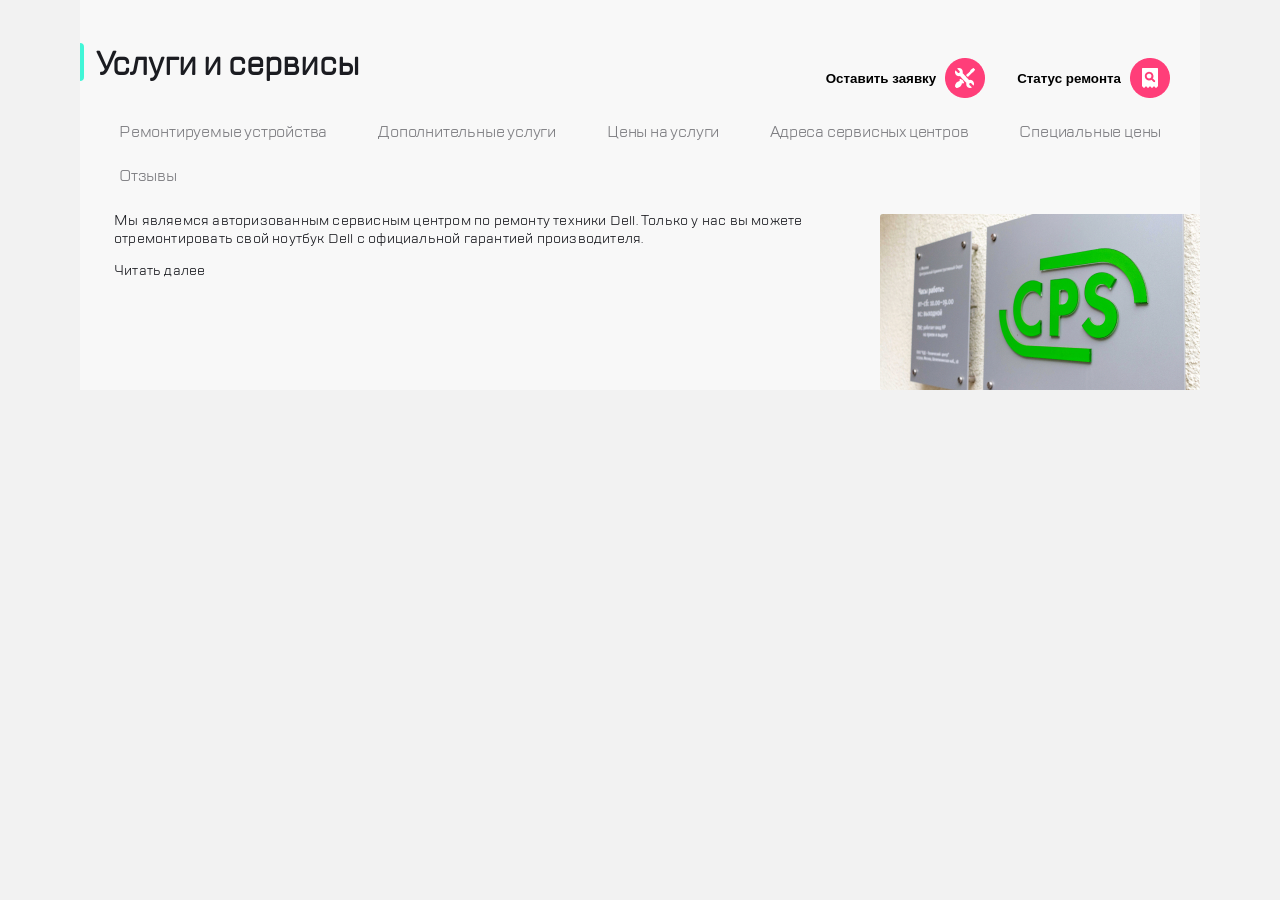
<file: index.html>
<!DOCTYPE html>
<html lang="ru">
<head>
    <meta charset="UTF-8">
    <title>Услуги и Сервисы</title>
    <meta name="viewport" content="width=device-width, initial-scale=1">
    <link rel="stylesheet" href="css/css.css">
</head>



<body>

<div class="container">
<header class="main-page-header header-main">

    <div class="hamburger-menu hamburger-menu--header  icon-button">
        <a href="https://steaddy.github.io/templete-1_3/narrow_menu.html"><img src="img/burger.png" alt="Menu"></a>
    </div>

    <div class="logo logo--768">
        <a href="#"><img src="img/logo.png" alt="Logo"></a>
    </div>


    <!-- ---------- User menu ---------- -->

    <nav class="user-menu user-menu--main-page">
        <button class="user-menu__call icon-button"><img src="img/call.png" alt="Call"></button>
        <button class="user-menu__chat icon-button"><img src="img/chat.png" alt="Call"></button>
        <button class="user-menu__profile icon-button"><img src="img/profile.png" alt="Call"></button>
    </nav>


    <!-- ---------- Service menu ---------- -->

    <nav class="service-menu">
        <button class="service-menu__repair icon-button">
            <img src="img/repair.png" alt="Repair">
        </button>
        <button class="service-menu__checkstatus icon-button">
            <img src="img/checkstatus.png" alt="Status">
        </button>
    </nav>

</header>


    <!-- ---------- Main content ---------- -->

<main class="main">


    <!-- ---------- Service menu ---------- -->

    <nav class="service-menu-with-text">
        <button class="service-menu__repair icon-button">
            <span class="service-menu-item-text">Оставить заявку</span>
            <img src="img/repair.png" alt="Repair">
        </button>
        <button class="service-menu__checkstatus icon-button">
            <span class="service-menu-item-text">Статус ремонта</span>
            <img src="img/checkstatus.png" alt="Status">
        </button>
    </nav>


    <h1 class="main__header">Услуги и сервисы</h1>

    <!-- ---------- Main menu ---------- -->

    <nav class="main-menu">
        <a href="service.html" class="main-menu__button">
            Ремонтируемые устройства
        </a>
        <a href="#" class="main-menu__button">
            Дополнительные услуги
        </a>
        <a href="#" class="main-menu__button">
            Цены на услуги
        </a>
        <a href="#" class="main-menu__button">
            Адреса сервисных центров
        </a>
        <a href="#" class="main-menu__button">
            Специальные цены
        </a>
        <a href="#" class="main-menu__button">
            Отзывы
        </a>
    </nav>

    <article class="main-article">
        <div class="main-article__text">
            <p class="main-article__p">
                Мы являемся авторизованным сервисным центром по ремонту техники Dell. Только у нас вы можете отремонтировать свой ноутбук Dell с официальной гарантией производителя.
            </p>
            <div class="read-more">
                <a class="read-more__link" href="#">Читать далее</a>
            </div>
        </div>
        <img src="img/main-image.jpg" alt="CPS" class="main-article__img">
    </article>


</main>
</div>


<script src="js/js.js"></script>
</body>
</html>
</file>
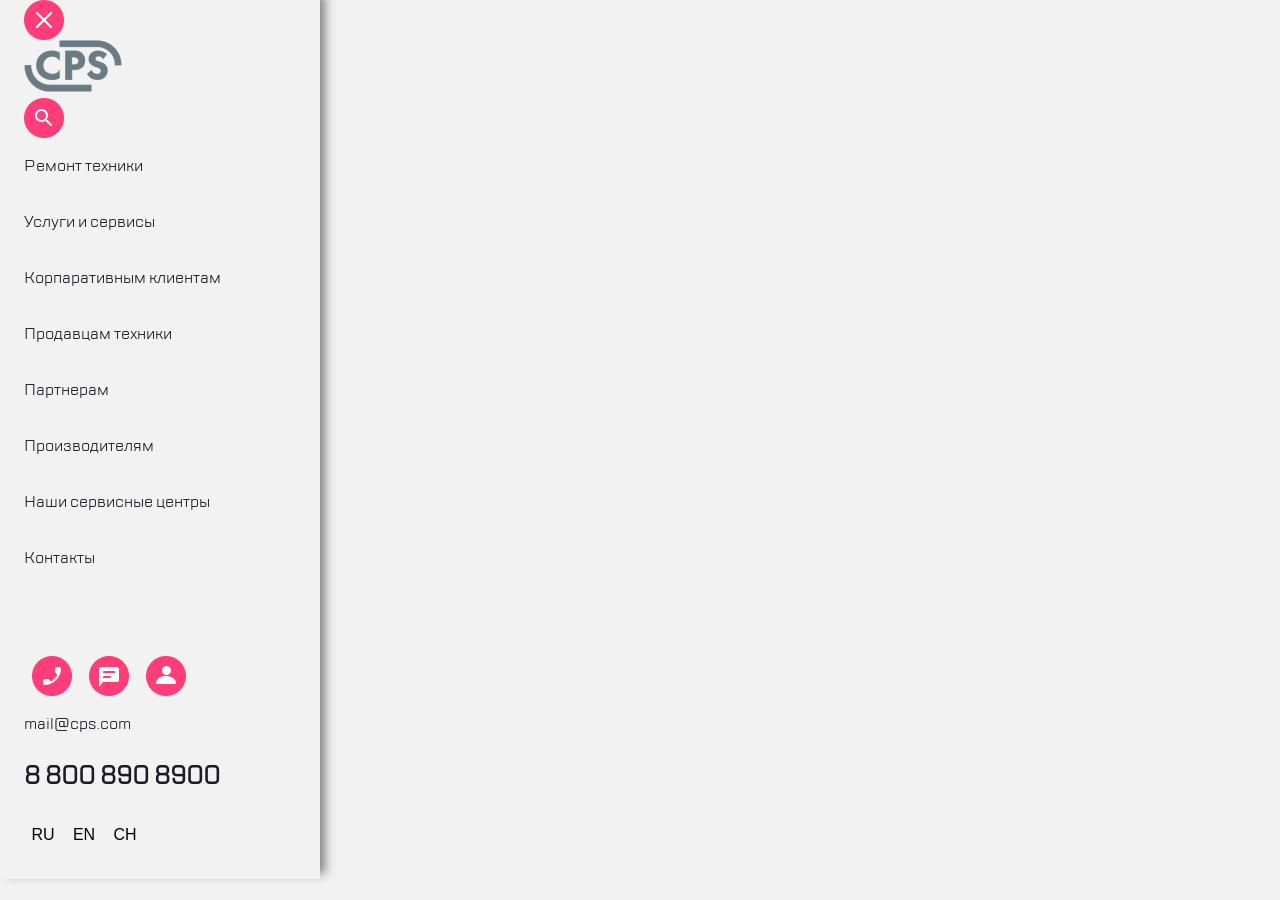
<file: narrow_menu.html>
<!doctype html>
<html lang="en">
<head>
    <meta charset="UTF-8">
    <meta name="viewport"
          content="width=device-width, user-scalable=no, initial-scale=1.0, maximum-scale=1.0, minimum-scale=1.0">
    <meta http-equiv="X-UA-Compatible" content="ie=edge">
    <title>Меню</title>
    <link rel="stylesheet" href="css/css.css">
</head>
<body>

<div class="narrow-window-container">

        <header class="narrow-window-header">

            <button class="narrow-window-header__close-button icon-button"><img src="img/close.png" alt="Close"></button>

            <div class="logo">
                <a href="https://steaddy.github.io/templete-1_3/index.html"><img src="img/logo.png" alt="Logo"></a>
            </div>

            <button class="narrow-window-header__search-button icon-button"><img src="img/search.png" alt="Search"></button>

        </header>

        <main>

            <!-- ---------- narrow window menu ---------- -->

            <nav class="narrow-window-menu">
                <a href="#" class="narrow-window-menu__button">
                    Ремонт техники
                </a>
                <a href="#" class="narrow-window-menu__button">
                    Услуги и сервисы
                </a>
                <a href="#" class="narrow-window-menu__button">
                    Корпаративным клиентам
                </a>
                <a href="#" class="narrow-window-menu__button">
                    Продавцам техники
                </a>
                <a href="#" class="narrow-window-menu__button">
                    Партнерам
                </a>
                <a href="#" class="narrow-window-menu__button">
                    Производителям
                </a>
                <a href="#" class="narrow-window-menu__button">
                    Наши сервисные центры
                </a>
                <a href="#" class="narrow-window-menu__button">
                    Контакты
                </a>
            </nav>



            <!-- ---------- User menu ---------- -->

            <nav class="user-menu">
                <button class="user-menu__call icon-button"><img src="img/call.png" alt="Call"></button>
                <button class="user-menu__chat icon-button"><img src="img/chat.png" alt="Call"></button>
                <button class="user-menu__profile icon-button"><img src="img/profile.png" alt="Call"></button>
            </nav>


        </main>

    <footer>
        <p class="e-mail"><a href="mailto:mail@cps.com">mail@cps.com</a></p>
        <p class="phone"><a href="tel:+88008908900">8 800 890 8900</a></p>
        <nav class="language-menu">
            <button class="language-menu__button square-button">ru</button>
            <button class="language-menu__button square-button">en</button>
            <button class="language-menu__button square-button">ch</button>
        </nav>
    </footer>
    </div>

</body>
</html>
</file>
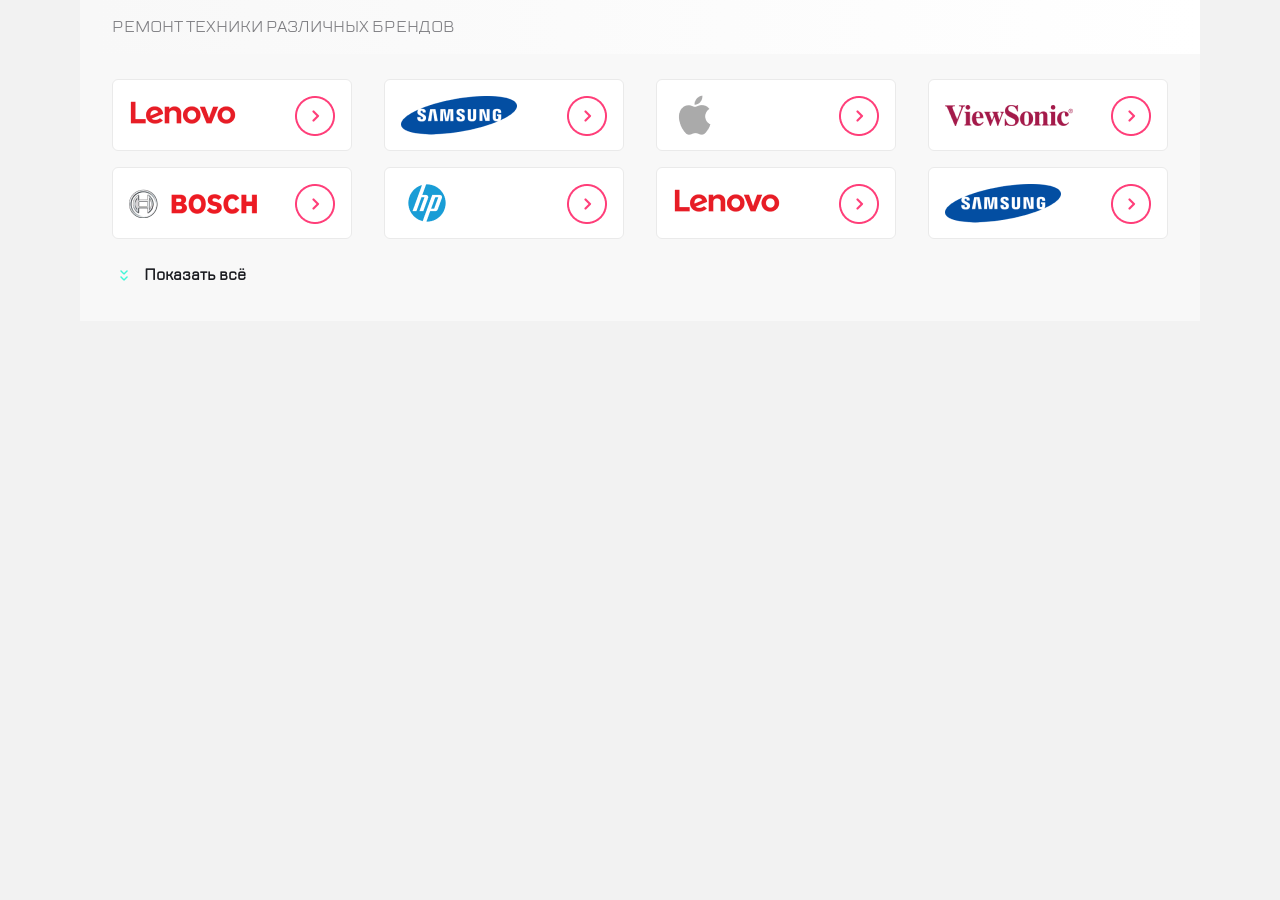
<file: service.html>
<!DOCTYPE html>
<html lang="en">
<head>
    <meta charset="UTF-8">
    <title>Обслуживание</title>
    <meta name="viewport" content="width=device-width, initial-scale=1">
    <link rel="stylesheet" href="css/css.css">
    <link rel="stylesheet" href="css/swiper.min.css">
</head>
<body>

<div class="container">
    <header class="header-service">
        <p>Ремонт техники различных брендов</p>
    </header>

<main class="main">
<div class="main-service">
    <button class="arrow-button main-service__button lenovo"></button>
    <button class="arrow-button main-service__button sumsung"></button>
    <button class="arrow-button main-service__button apple"></button>
    <button class="arrow-button main-service__button view-sonic"></button>
    <button class="arrow-button main-service__button bosch"></button>
    <button class="arrow-button main-service__button hp"></button>
    <button class="arrow-button main-service__button lenovo"></button>
    <button class="arrow-button main-service__button sumsung"></button>
    <button class="arrow-button main-service__button apple"></button>
</div>
    <div class="read-more service-read-more">
        <a class="read-more__link-show" href="#">Показать всё</a>
        <a class="read-more__link-hide invisible" href="#">Скрыть</a>
    </div>

    <!-- Slider main container -->
    <div class="swiper-container">
        <!-- Additional required wrapper -->
        <div class="swiper-wrapper">
            <!-- Slides -->
            <div class="swiper-slide"><button class="arrow-button main-service__button apple"></button></button></div>
            <div class="swiper-slide"><button class="arrow-button main-service__button sumsung"></button></button></div>
            <div class="swiper-slide"><button class="arrow-button main-service__button lenovo"></button></button></div>

        </div>
        <!-- If we need pagination -->
        <div class="swiper-pagination"></div>

        <!-- If we need navigation buttons -->
        <div class="swiper-button-prev"></div>
        <div class="swiper-button-next"></div>

        <!-- If we need scrollbar -->
        <div class="swiper-scrollbar"></div>
    </div>

</main>

</div>


<script src="js/swiper.min.js"></script>
<script src="js/js.js"></script>
<script>
    var mySwiper = new Swiper ('.swiper-container', {

        speed: 3500,
        spaceBetween: 100,

        autoplay: {
            delay: 6500,
            disableOnInteraction: false,
    },








    // Optional parameters
        direction: 'horizontal',
        loop: true,

        // If we need pagination
        pagination: {
            el: '.swiper-pagination',
        },

        // Navigation arrows
        navigation: {
            nextEl: '.swiper-button-next',
            prevEl: '.swiper-button-prev',
        },

        // And if we need scrollbar
        scrollbar: {
            el: '.swiper-scrollbar',
        },
    })
</script>
</body>
</html>
</file>
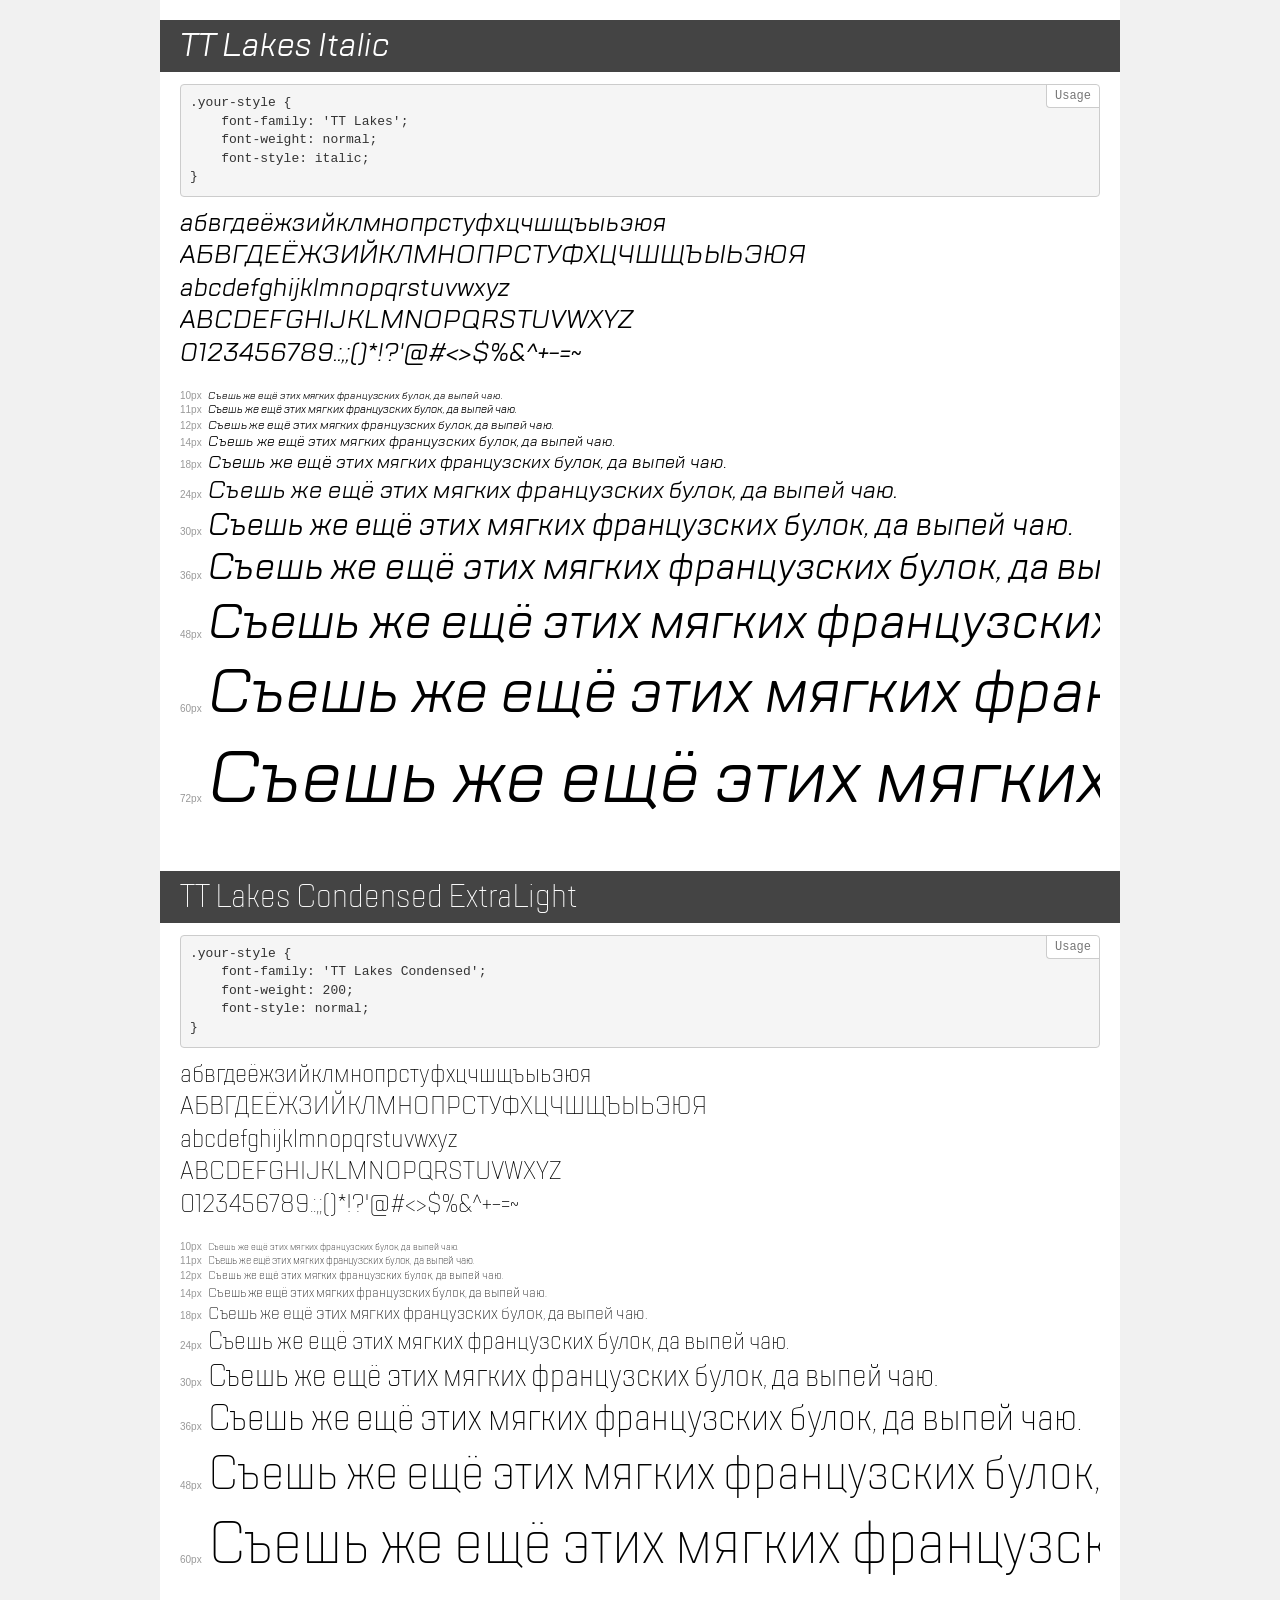
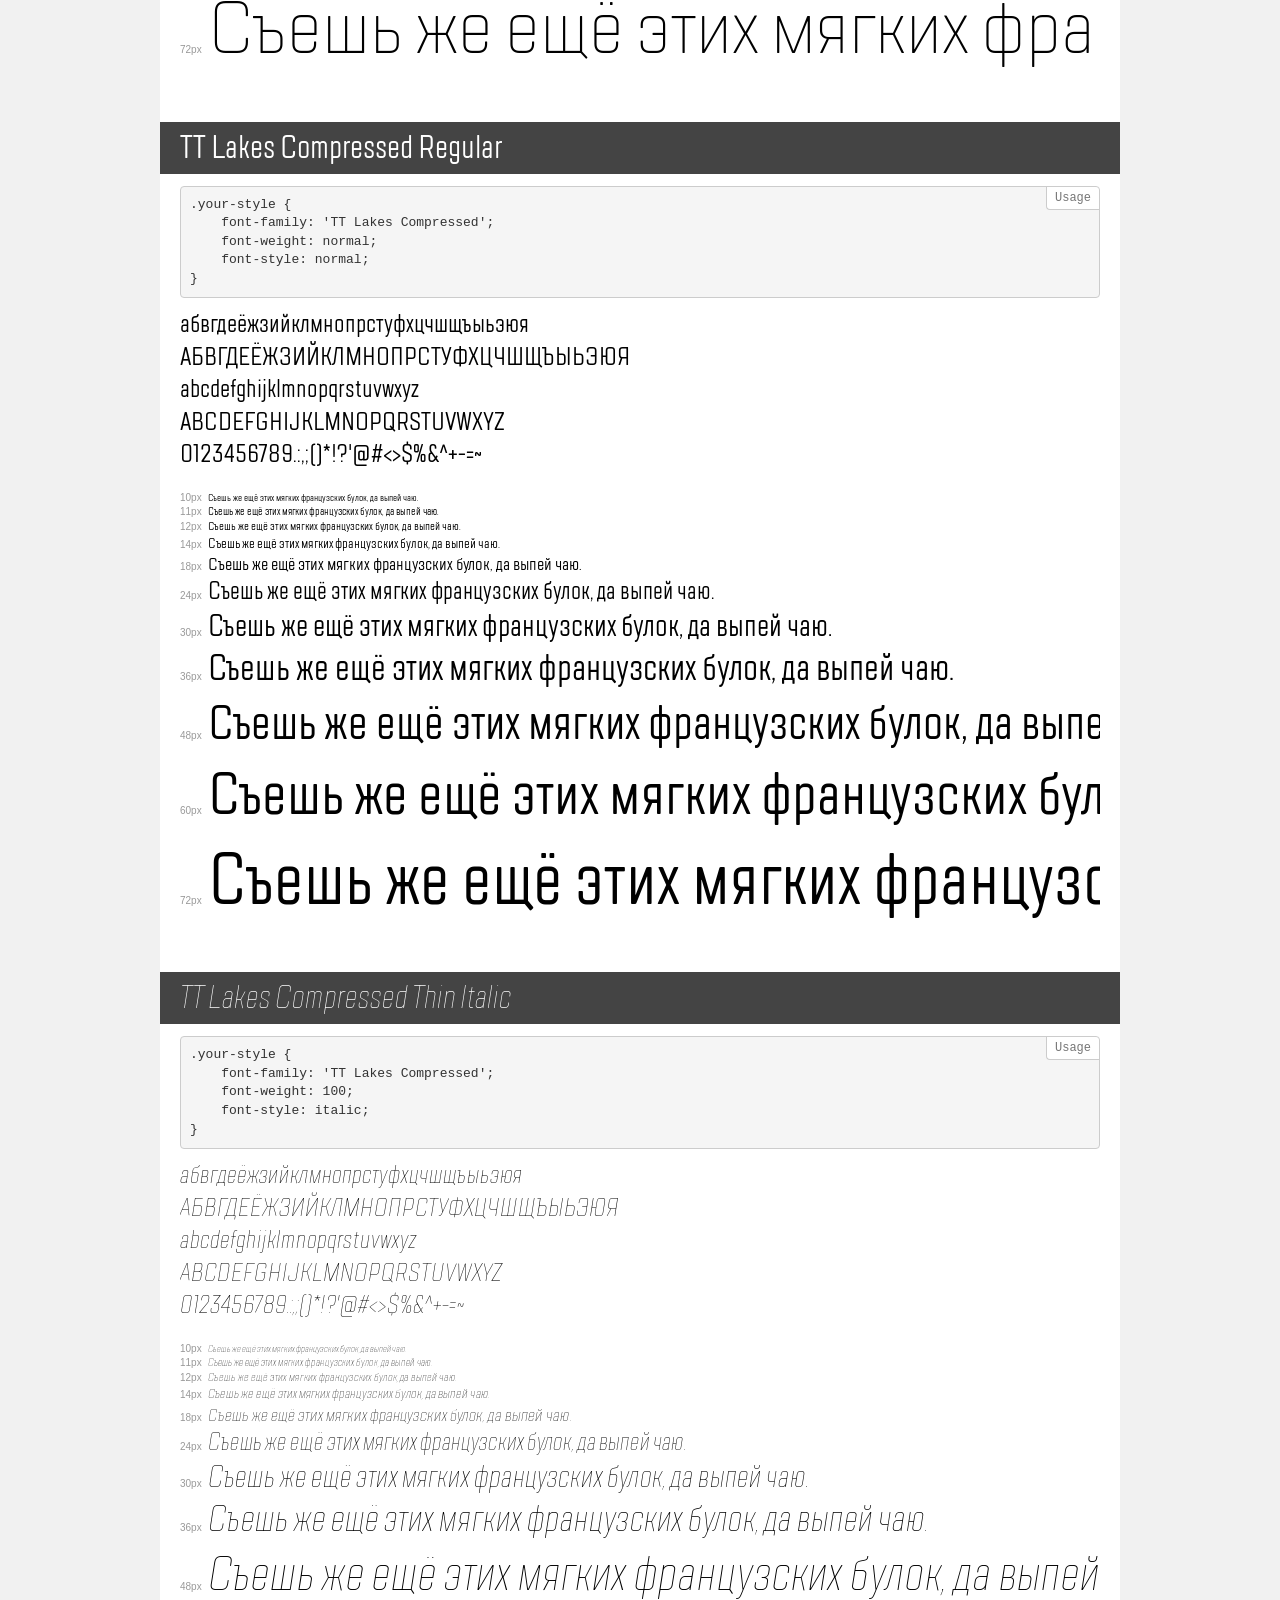
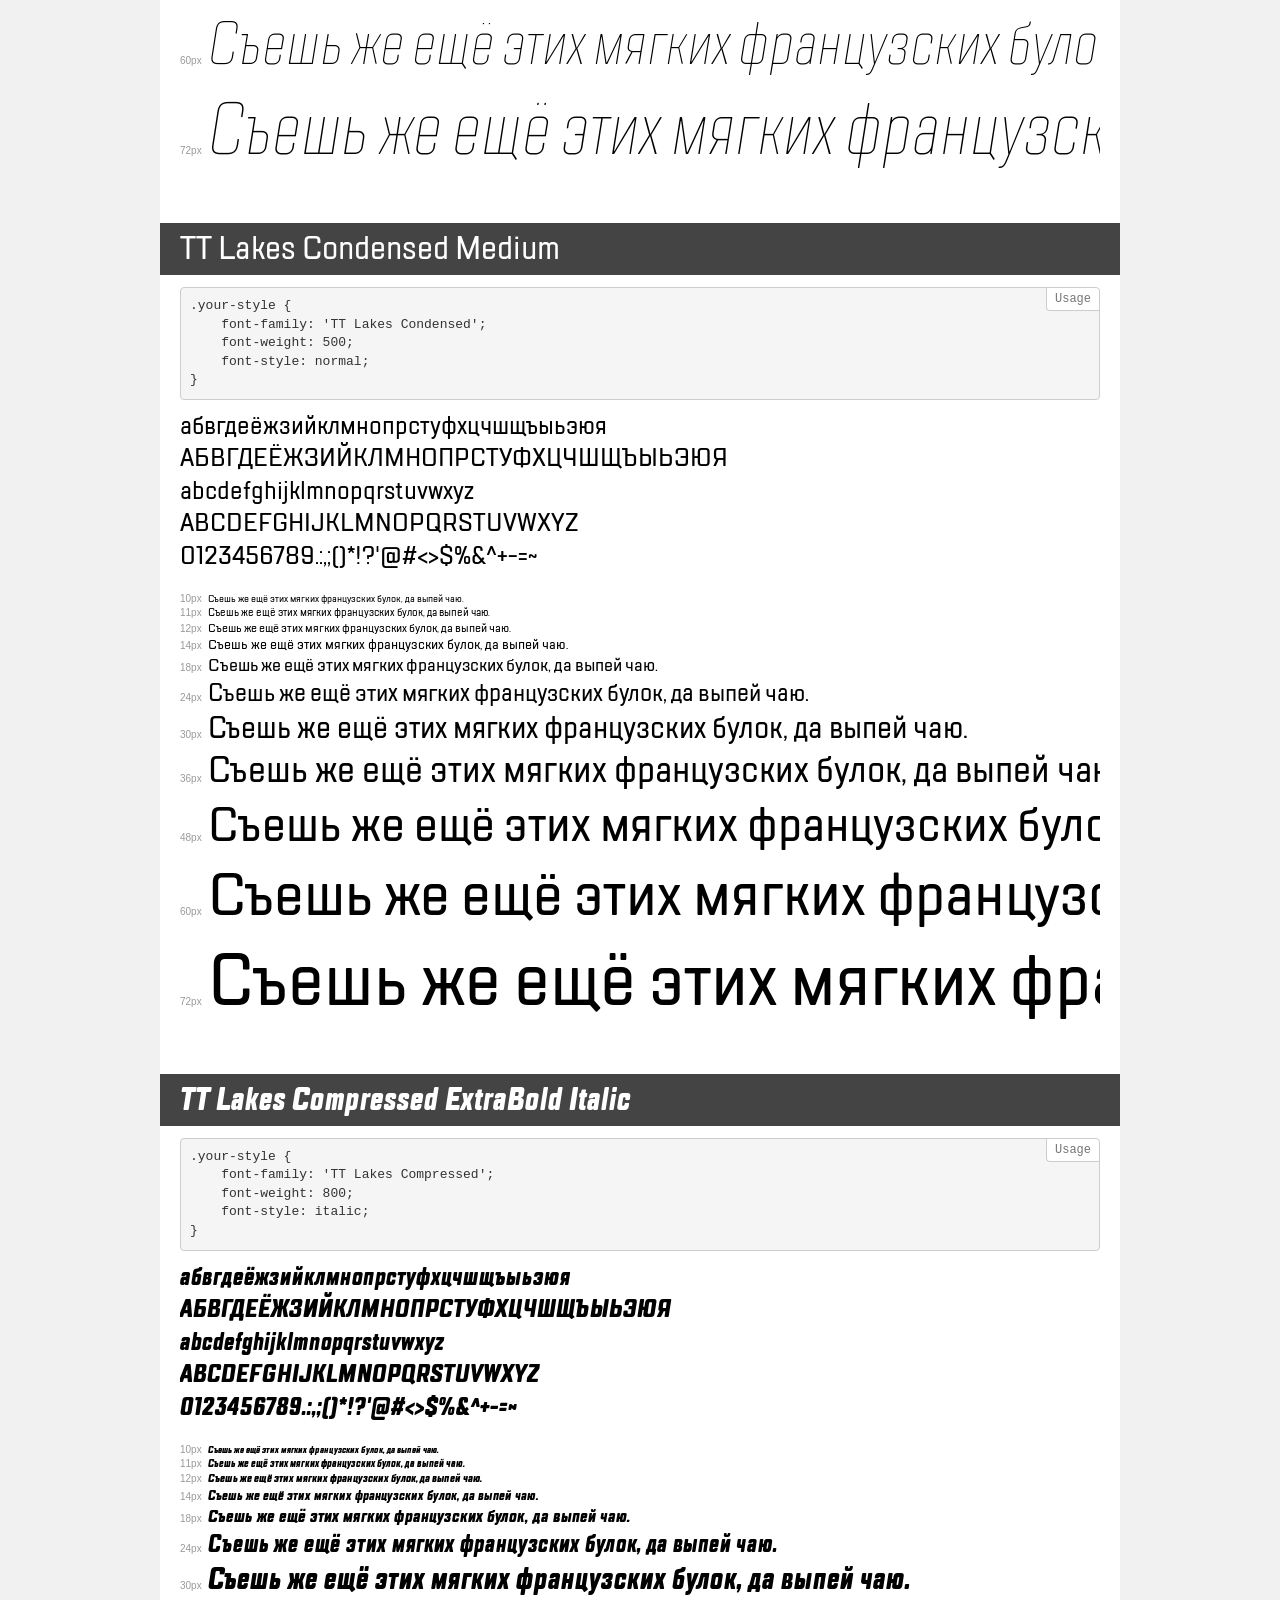
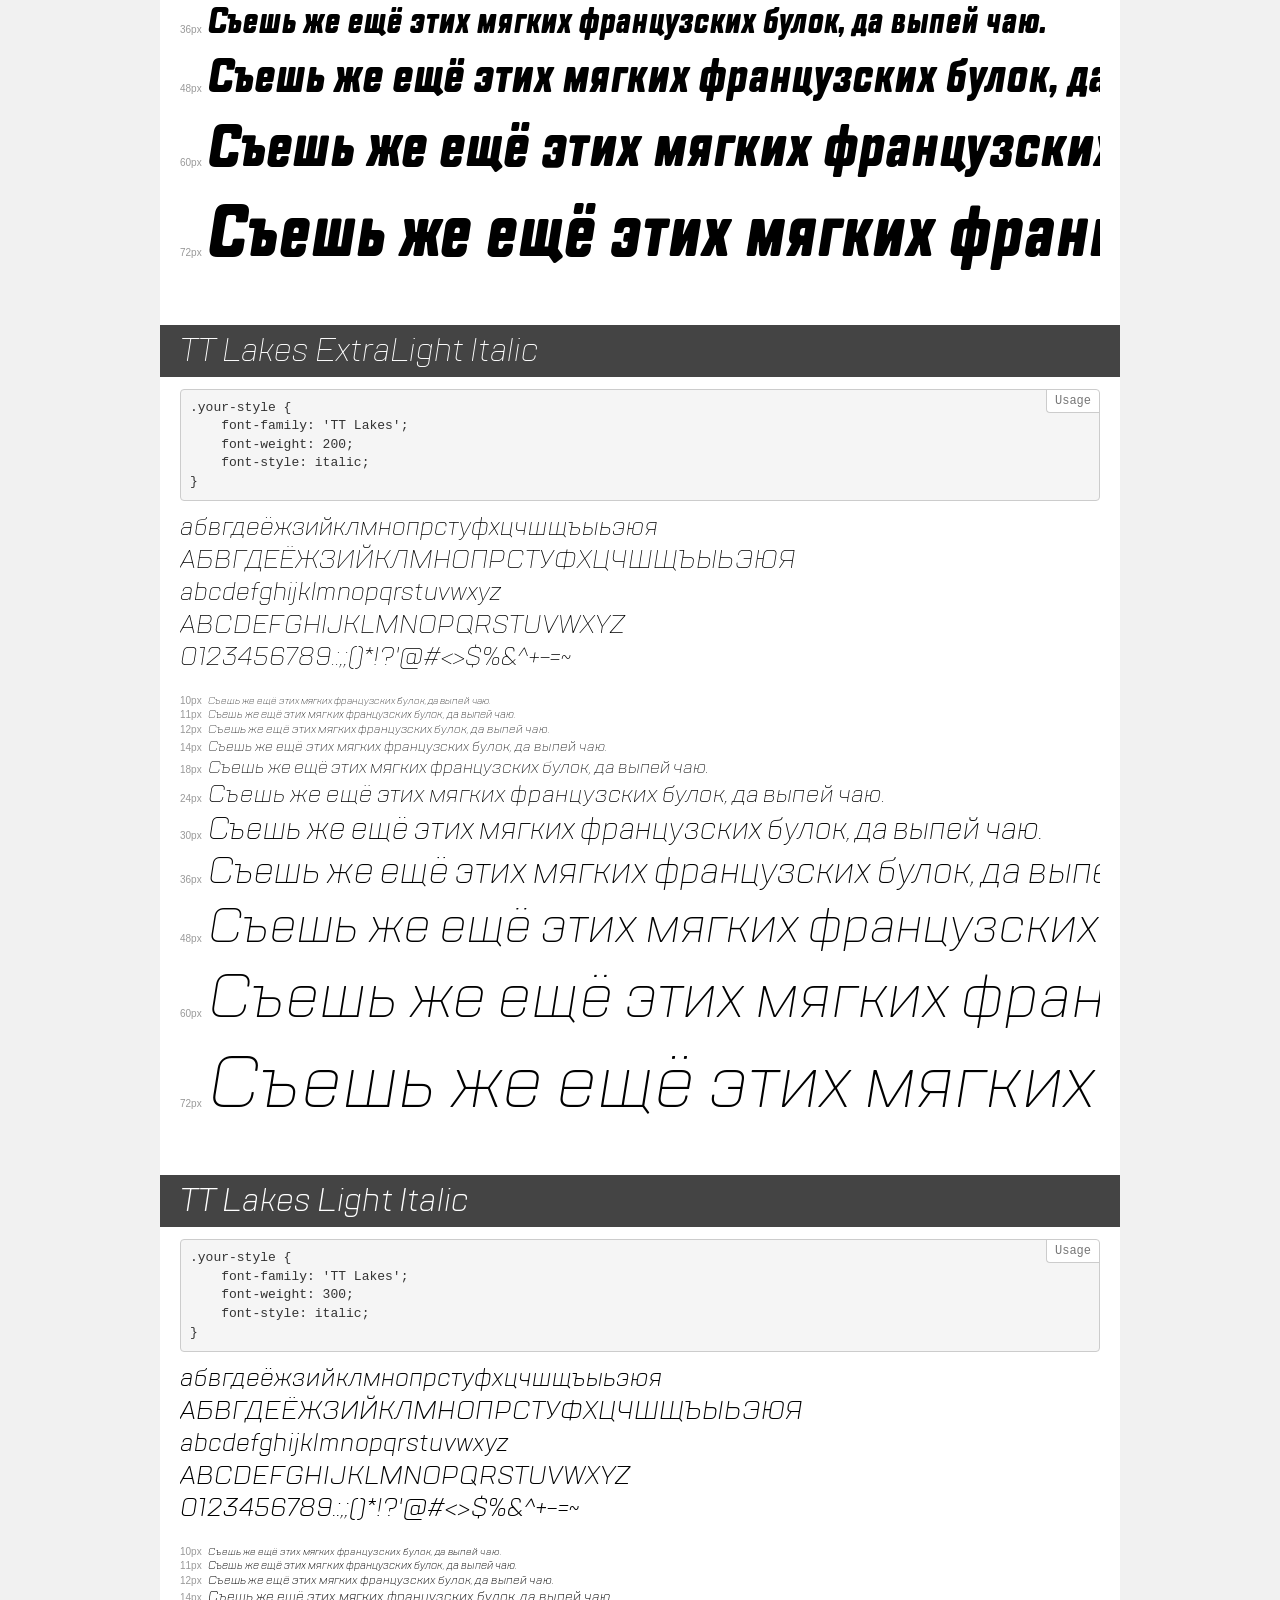
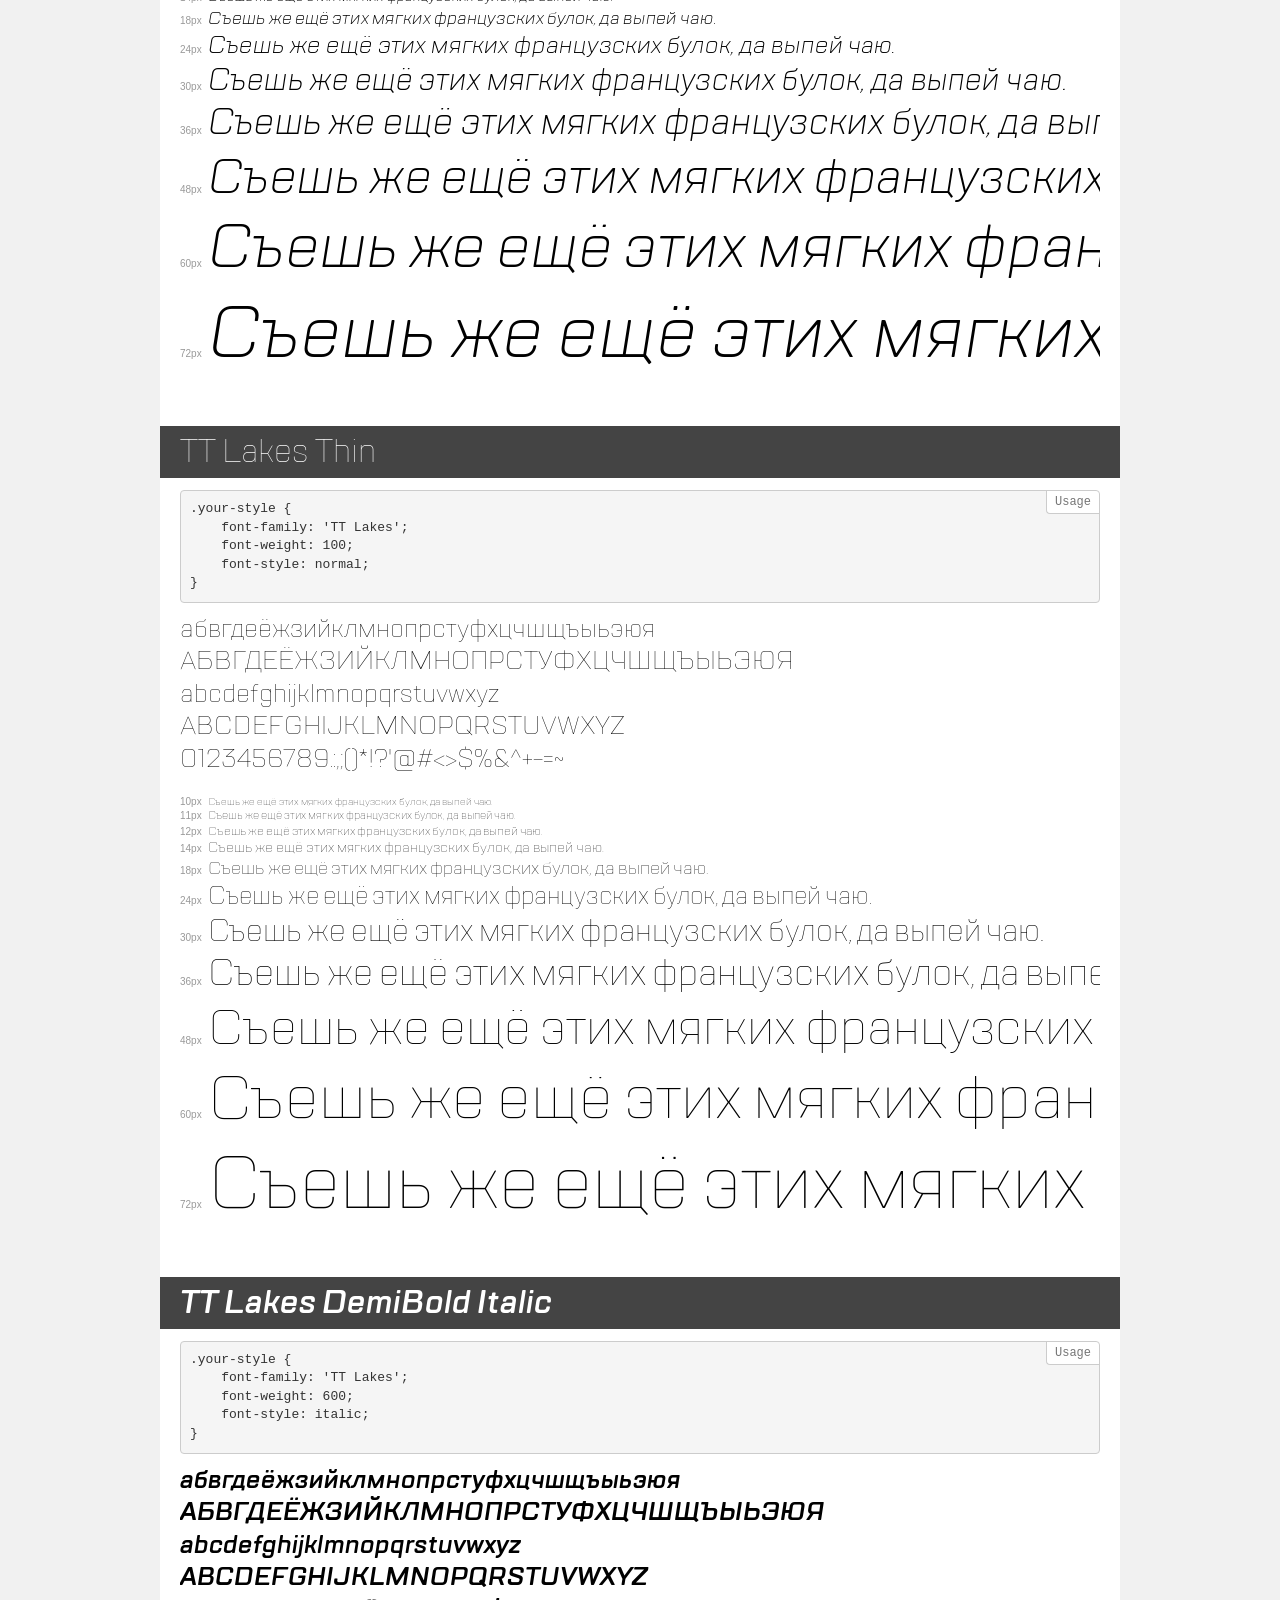
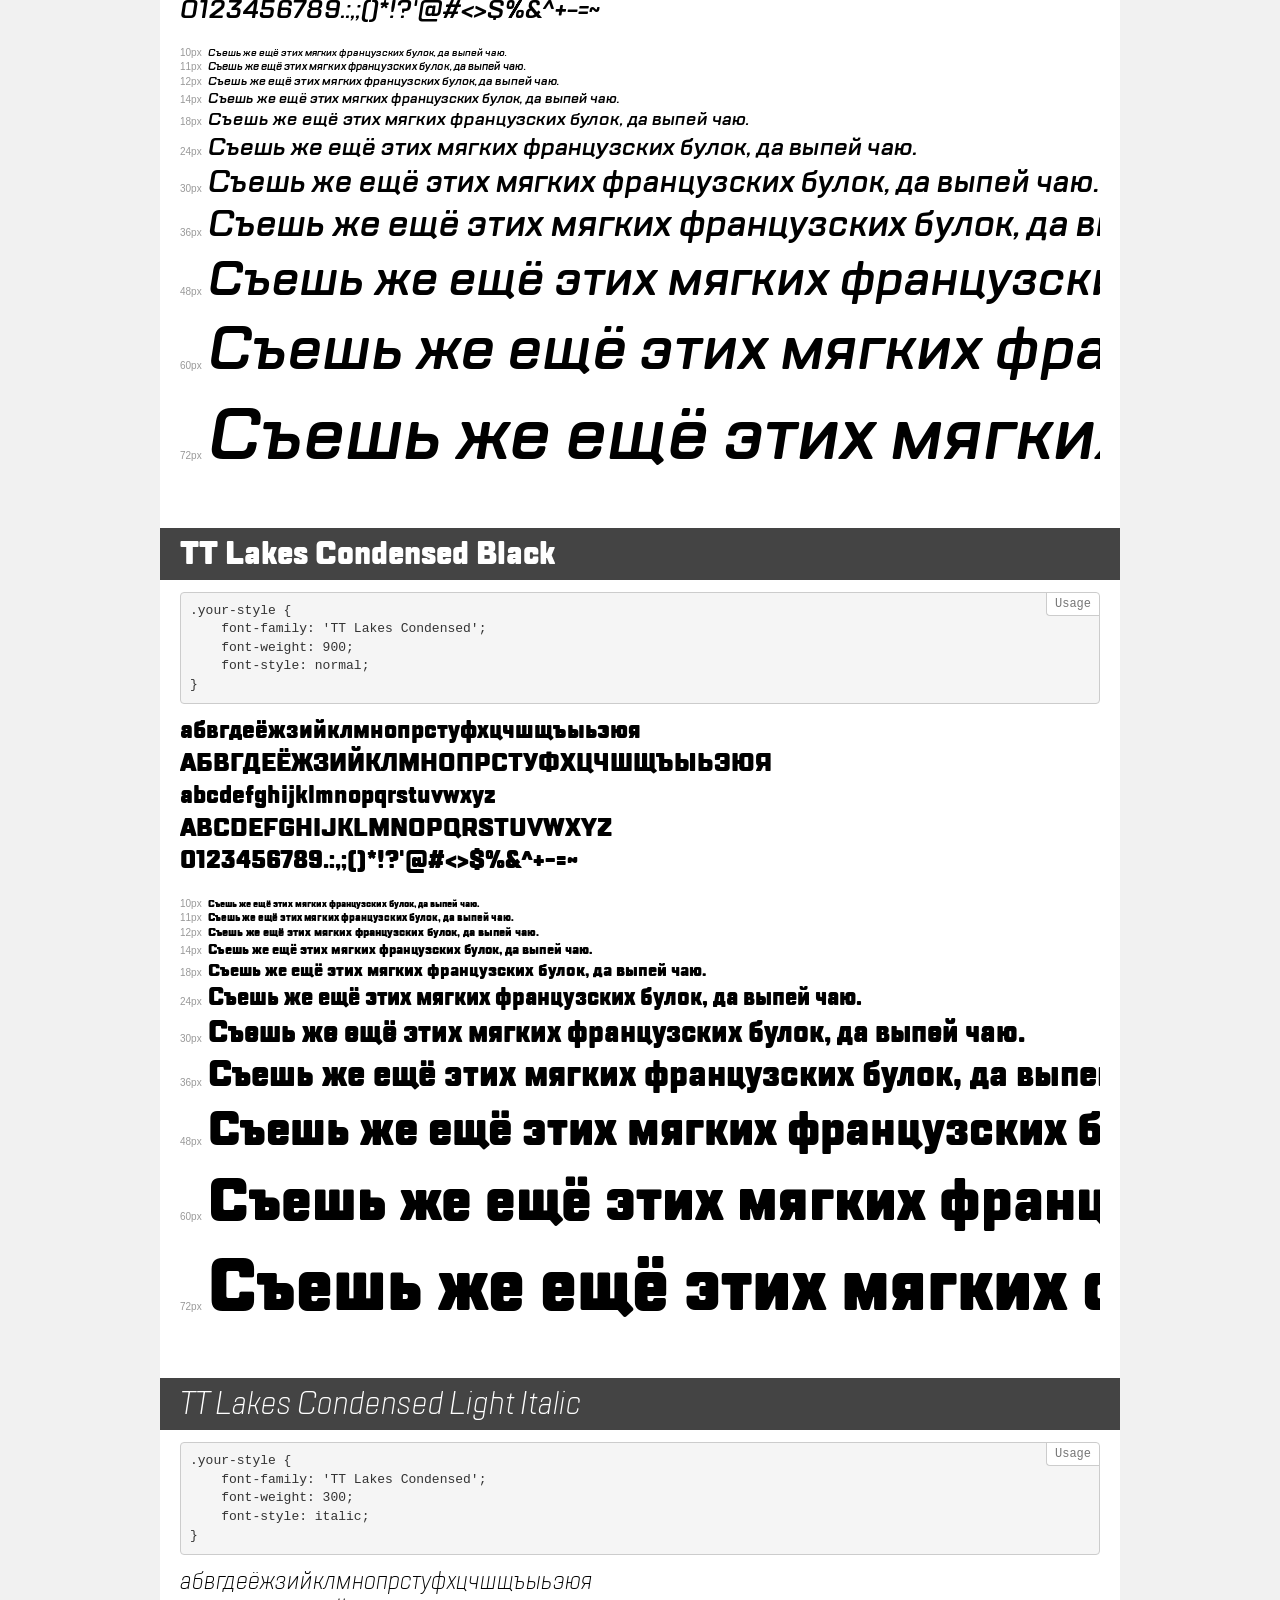
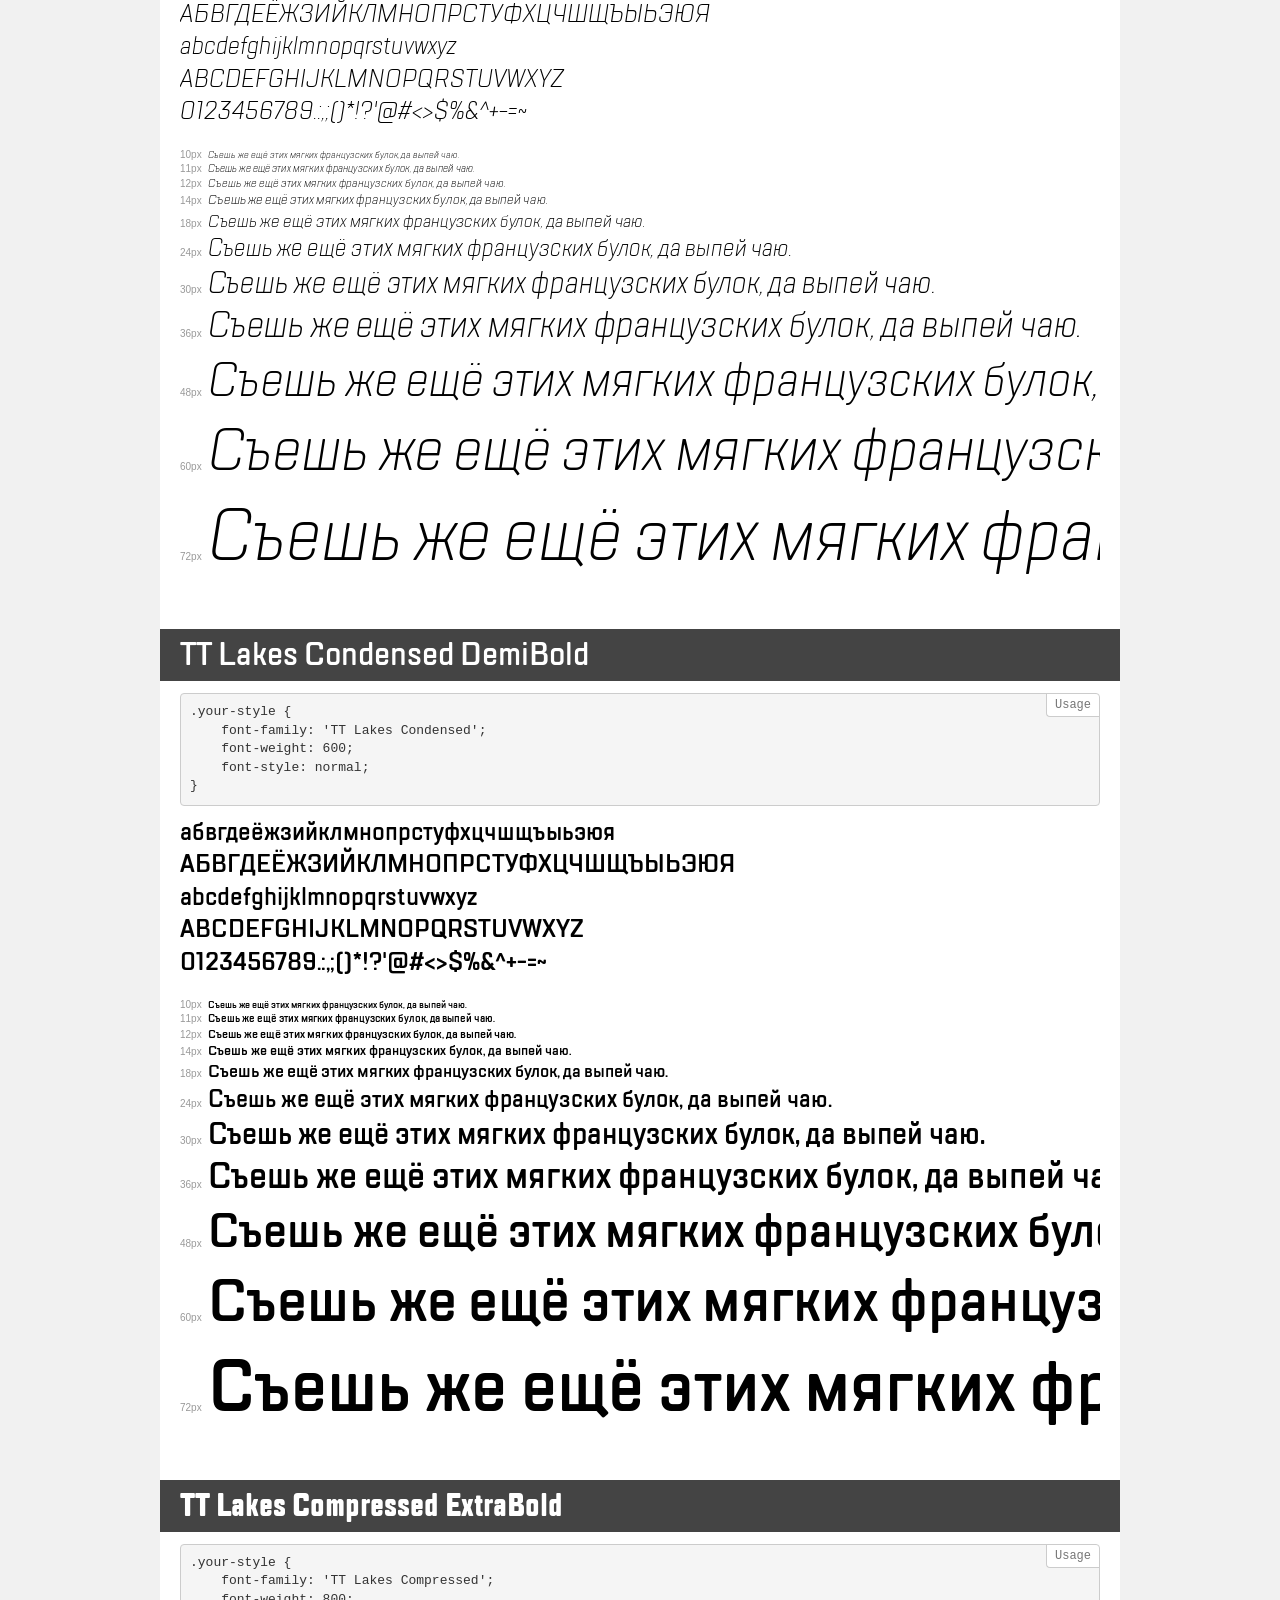
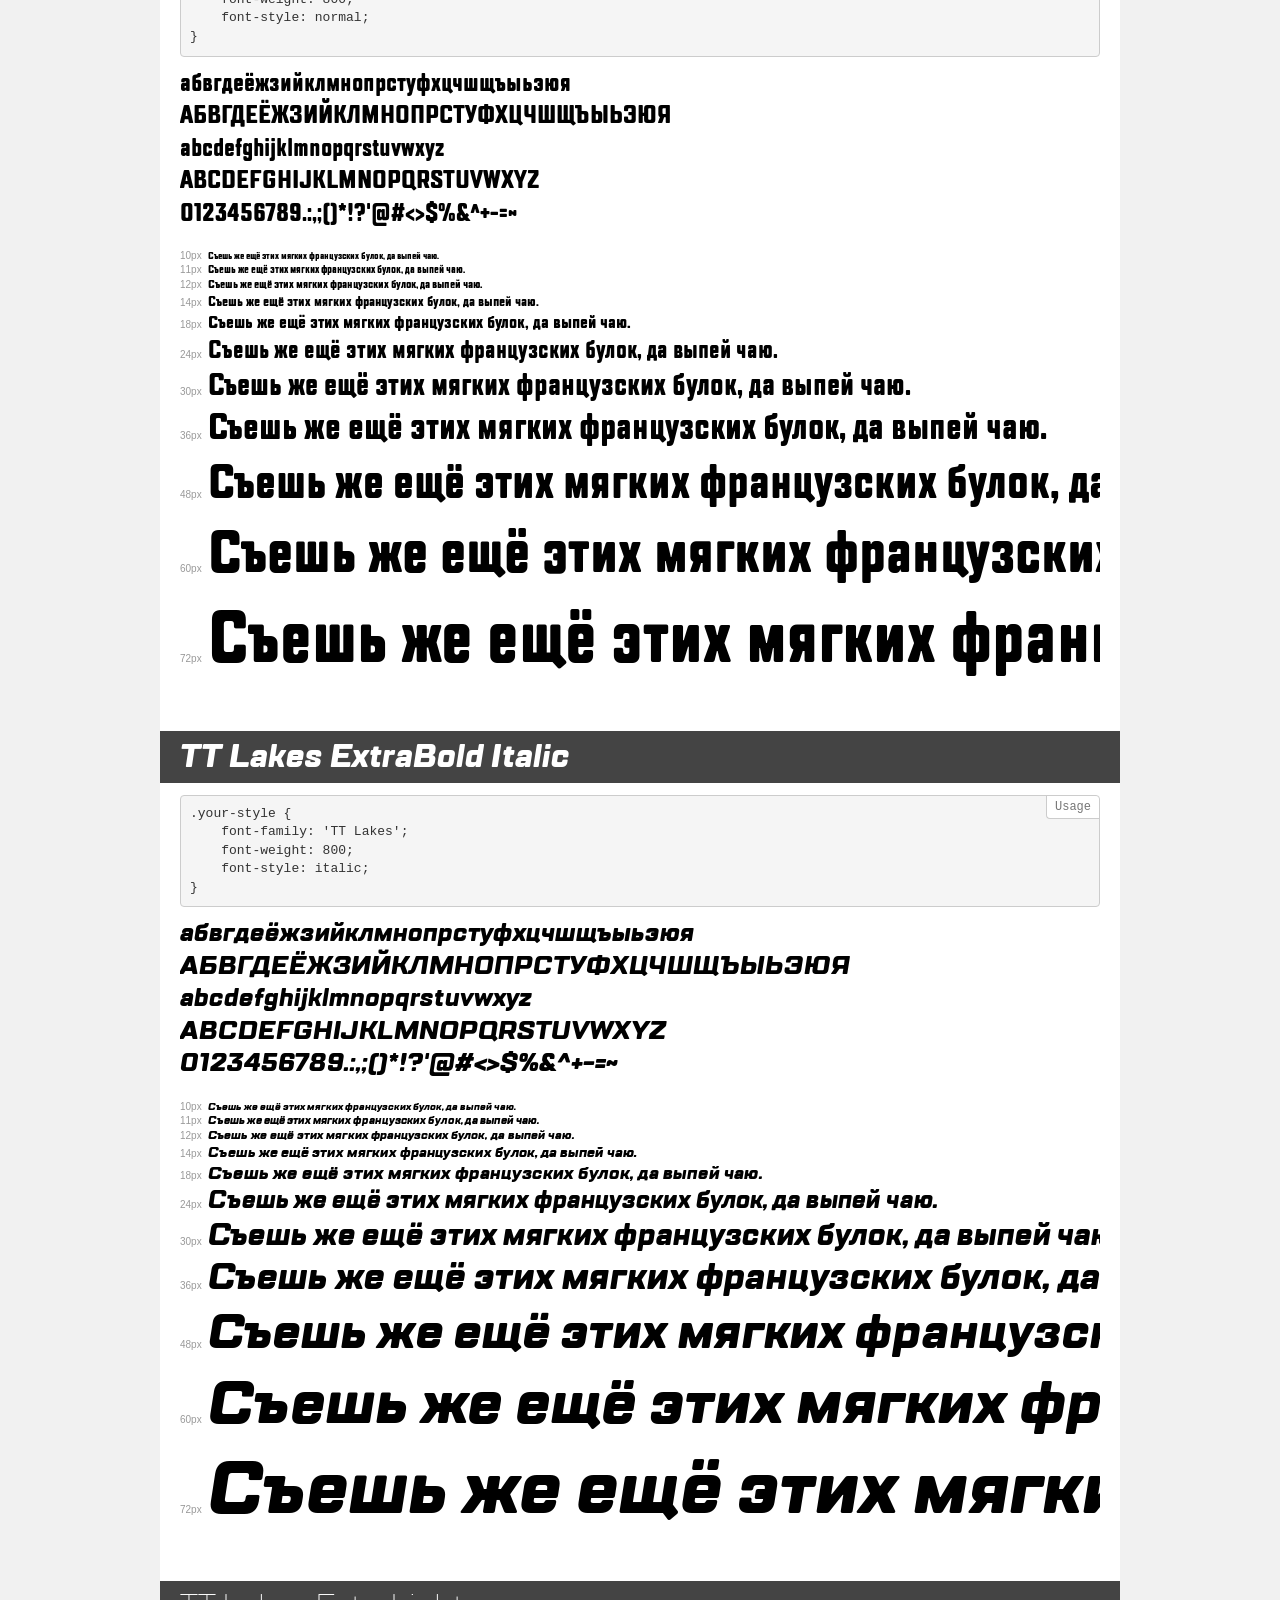
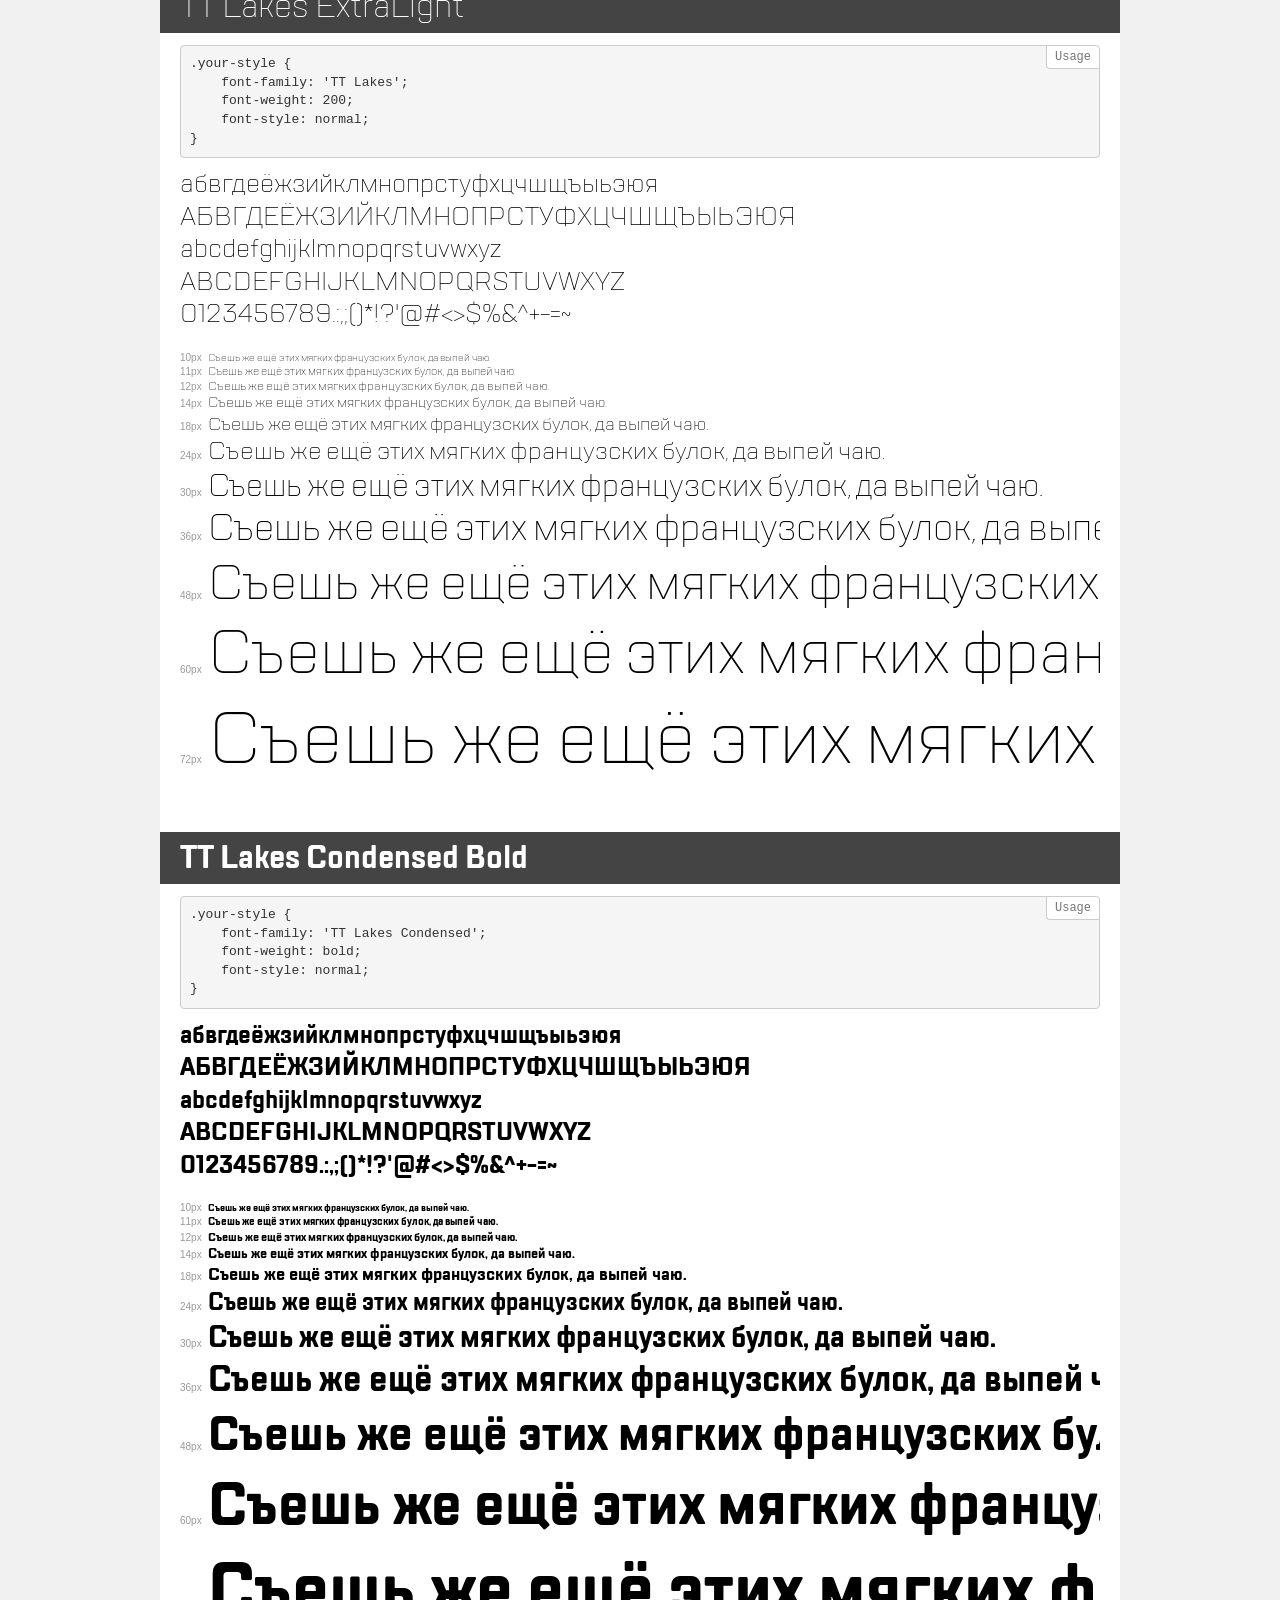
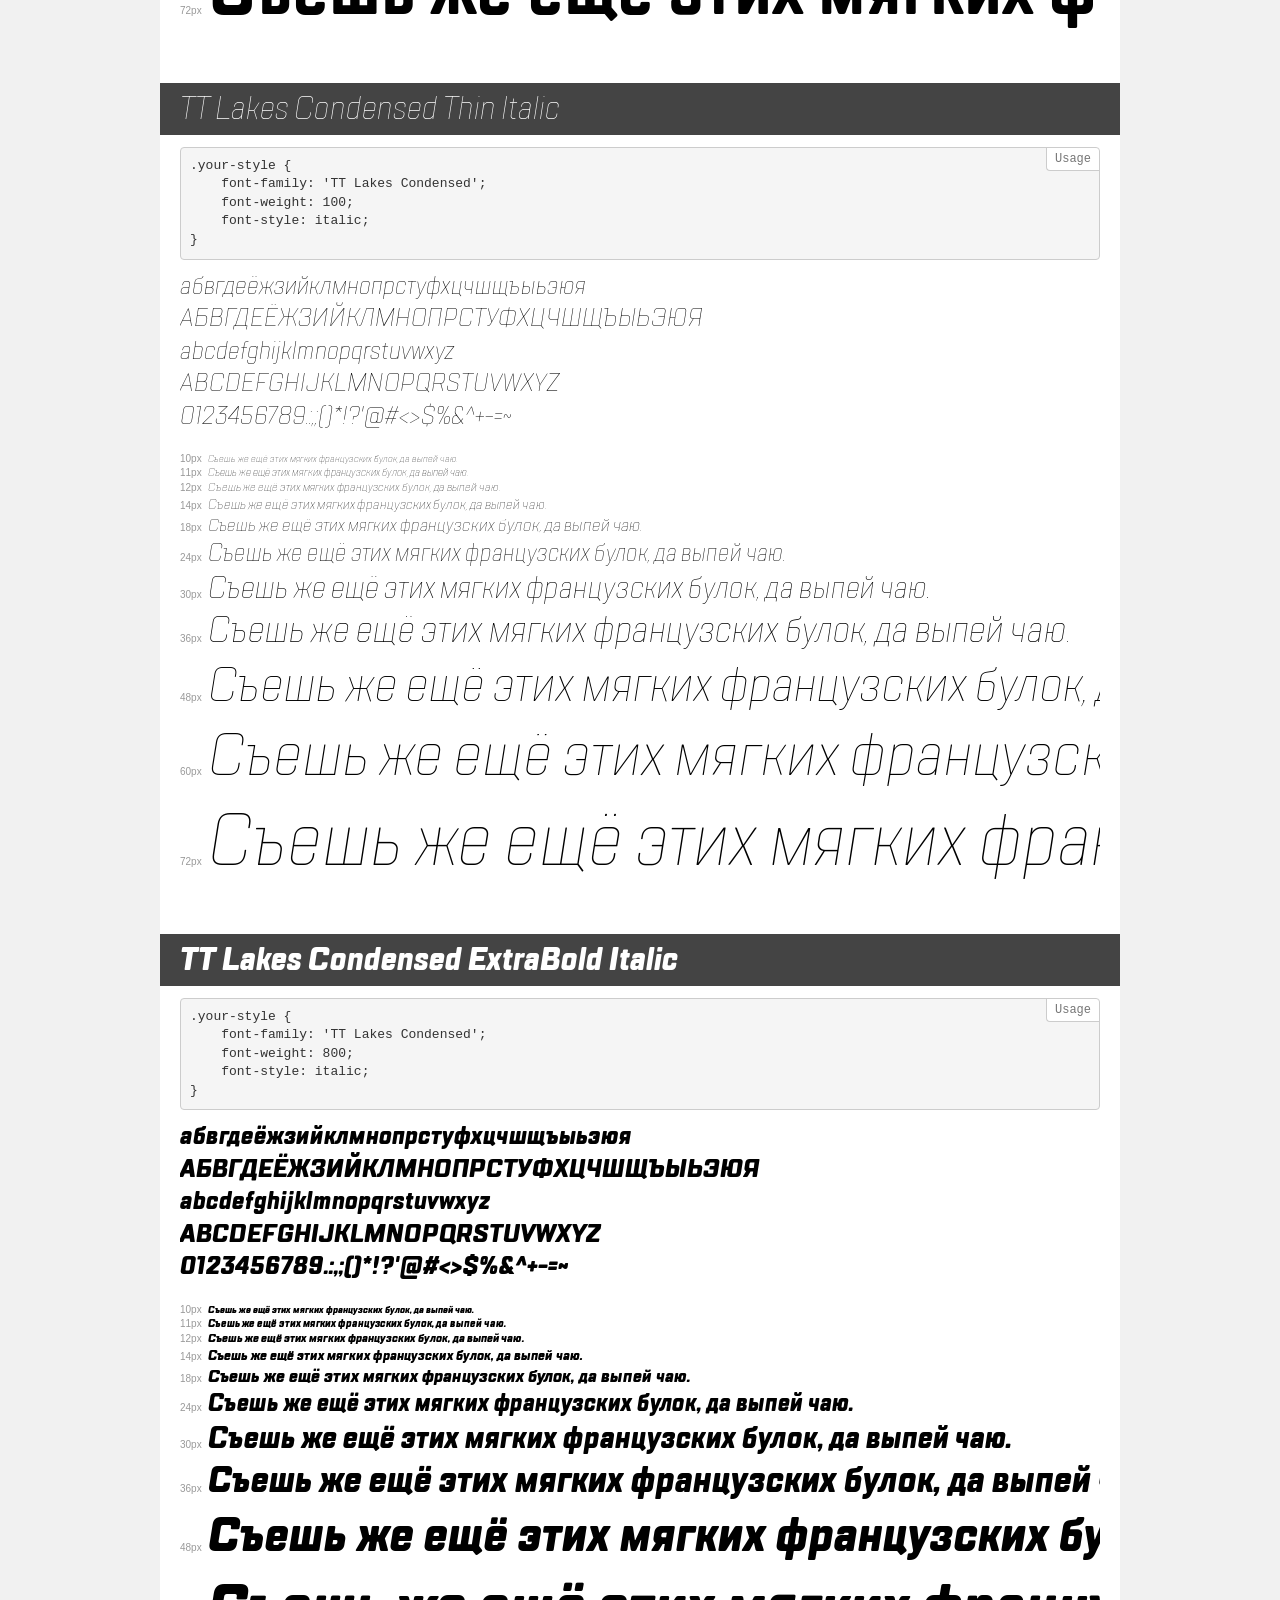
<file: fonts/TTLakes/demo.html>
<!DOCTYPE html>
<html>
<head>
    <meta charset="utf-8">
    <meta http-equiv="X-UA-Compatible" content="IE=edge">
    <meta name="viewport" content="width=device-width, initial-scale=1">
    <meta name="robots" content="noindex, noarchive">
    <meta name="format-detection" content="telephone=no">
    <title>Transfonter demo</title>
    <link href="stylesheet.css" rel="stylesheet">
    <style>
        /*
        http://meyerweb.com/eric/tools/css/reset/
        v2.0 | 20110126
        License: none (public domain)
        */
        html, body, div, span, applet, object, iframe,
        h1, h2, h3, h4, h5, h6, p, blockquote, pre,
        a, abbr, acronym, address, big, cite, code,
        del, dfn, em, img, ins, kbd, q, s, samp,
        small, strike, strong, sub, sup, tt, var,
        b, u, i, center,
        dl, dt, dd, ol, ul, li,
        fieldset, form, label, legend,
        table, caption, tbody, tfoot, thead, tr, th, td,
        article, aside, canvas, details, embed,
        figure, figcaption, footer, header, hgroup,
        menu, nav, output, ruby, section, summary,
        time, mark, audio, video {
            margin: 0;
            padding: 0;
            border: 0;
            font-size: 100%;
            font: inherit;
            vertical-align: baseline;
        }
        /* HTML5 display-role reset for older browsers */
        article, aside, details, figcaption, figure,
        footer, header, hgroup, menu, nav, section {
            display: block;
        }
        body {
            line-height: 1;
        }
        ol, ul {
            list-style: none;
        }
        blockquote, q {
            quotes: none;
        }
        blockquote:before, blockquote:after,
        q:before, q:after {
            content: '';
            content: none;
        }
        table {
            border-collapse: collapse;
            border-spacing: 0;
        }
        /* common styles */
        body {
            background: #f1f1f1;
            color: #000;
        }
        .page {
            background: #fff;
            width: 920px;
            margin: 0 auto;
            padding: 20px 20px 0 20px;
            overflow: hidden;
        }
        .font-container {
            overflow-x: auto;
            overflow-y: hidden;
            margin-bottom: 40px;
            line-height: 1.3;
            white-space: nowrap;
            padding-bottom: 5px;
        }
        h1 {
            position: relative;
            background: #444;
            font-size: 32px;
            color: #fff;
            padding: 10px 20px;
            margin: 0 -20px 12px -20px;
        }
        .letters {
            font-size: 25px;
            margin-bottom: 20px;
        }
        .s10:before {
            content: '10px';
        }
        .s11:before {
            content: '11px';
        }
        .s12:before {
            content: '12px';
        }
        .s14:before {
            content: '14px';
        }
        .s18:before {
            content: '18px';
        }
        .s24:before {
            content: '24px';
        }
        .s30:before {
            content: '30px';
        }
        .s36:before {
            content: '36px';
        }
        .s48:before {
            content: '48px';
        }
        .s60:before {
            content: '60px';
        }
        .s72:before {
            content: '72px';
        }
        .s10:before, .s11:before, .s12:before, .s14:before,
        .s18:before, .s24:before, .s30:before, .s36:before,
        .s48:before, .s60:before, .s72:before {
            font-family: Arial, sans-serif;
            font-size: 10px;
            font-weight: normal;
            font-style: normal;
            color: #999;
            padding-right: 6px;
        }
        pre {
            display: block;
            position: relative;
            padding: 9px;
            margin: 0 0 10px;
            font-family: Monaco, Menlo, Consolas, "Courier New", monospace !important;
            font-size: 13px;
            line-height: 1.428571429;
            color: #333;
            font-weight: normal !important;
            font-style: normal !important;
            background-color: #f5f5f5;
            border: 1px solid #ccc;
            overflow-x: auto;
            border-radius: 4px;
        }
        pre:after {
            display: block;
            position: absolute;
            right: 0;
            top: 0;
            content: 'Usage';
            line-height: 1;
            padding: 5px 8px;
            font-size: 12px;
            color: #767676;
            background-color: #fff;
            border: 1px solid #ccc;
            border-right: none;
            border-top: none;
            border-radius: 0 4px 0 4px;
            z-index: 10;
        }
        /* responsive */
        @media (max-width: 959px) {
            .page {
                width: auto;
                margin: 0;
            }
        }
    </style>
</head>
<body>
<div class="page">
    <div class="demo" style="font-family: 'TT Lakes'; font-weight: normal; font-style: italic;">
        <h1>TT Lakes Italic</h1>
        <pre>.your-style {
    font-family: 'TT Lakes';
    font-weight: normal;
    font-style: italic;
}</pre>
        <div class="font-container">
            <p class="letters">
                абвгдеёжзийклмнопрстуфхцчшщъыьэюя<br>
АБВГДЕЁЖЗИЙКЛМНОПРСТУФХЦЧШЩЪЫЬЭЮЯ<br>
abcdefghijklmnopqrstuvwxyz<br>
ABCDEFGHIJKLMNOPQRSTUVWXYZ<br>
                0123456789.:,;()*!?'@#<>$%&^+-=~
            </p>
            <p class="s10" style="font-size: 10px;">Съешь же ещё этих мягких французских булок, да выпей чаю.</p>
            <p class="s11" style="font-size: 11px;">Съешь же ещё этих мягких французских булок, да выпей чаю.</p>
            <p class="s12" style="font-size: 12px;">Съешь же ещё этих мягких французских булок, да выпей чаю.</p>
            <p class="s14" style="font-size: 14px;">Съешь же ещё этих мягких французских булок, да выпей чаю.</p>
            <p class="s18" style="font-size: 18px;">Съешь же ещё этих мягких французских булок, да выпей чаю.</p>
            <p class="s24" style="font-size: 24px;">Съешь же ещё этих мягких французских булок, да выпей чаю.</p>
            <p class="s30" style="font-size: 30px;">Съешь же ещё этих мягких французских булок, да выпей чаю.</p>
            <p class="s36" style="font-size: 36px;">Съешь же ещё этих мягких французских булок, да выпей чаю.</p>
            <p class="s48" style="font-size: 48px;">Съешь же ещё этих мягких французских булок, да выпей чаю.</p>
            <p class="s60" style="font-size: 60px;">Съешь же ещё этих мягких французских булок, да выпей чаю.</p>
            <p class="s72" style="font-size: 72px;">Съешь же ещё этих мягких французских булок, да выпей чаю.</p>
        </div>
    </div>
    <div class="demo" style="font-family: 'TT Lakes Condensed'; font-weight: 200; font-style: normal;">
        <h1>TT Lakes Condensed ExtraLight</h1>
        <pre>.your-style {
    font-family: 'TT Lakes Condensed';
    font-weight: 200;
    font-style: normal;
}</pre>
        <div class="font-container">
            <p class="letters">
                абвгдеёжзийклмнопрстуфхцчшщъыьэюя<br>
АБВГДЕЁЖЗИЙКЛМНОПРСТУФХЦЧШЩЪЫЬЭЮЯ<br>
abcdefghijklmnopqrstuvwxyz<br>
ABCDEFGHIJKLMNOPQRSTUVWXYZ<br>
                0123456789.:,;()*!?'@#<>$%&^+-=~
            </p>
            <p class="s10" style="font-size: 10px;">Съешь же ещё этих мягких французских булок, да выпей чаю.</p>
            <p class="s11" style="font-size: 11px;">Съешь же ещё этих мягких французских булок, да выпей чаю.</p>
            <p class="s12" style="font-size: 12px;">Съешь же ещё этих мягких французских булок, да выпей чаю.</p>
            <p class="s14" style="font-size: 14px;">Съешь же ещё этих мягких французских булок, да выпей чаю.</p>
            <p class="s18" style="font-size: 18px;">Съешь же ещё этих мягких французских булок, да выпей чаю.</p>
            <p class="s24" style="font-size: 24px;">Съешь же ещё этих мягких французских булок, да выпей чаю.</p>
            <p class="s30" style="font-size: 30px;">Съешь же ещё этих мягких французских булок, да выпей чаю.</p>
            <p class="s36" style="font-size: 36px;">Съешь же ещё этих мягких французских булок, да выпей чаю.</p>
            <p class="s48" style="font-size: 48px;">Съешь же ещё этих мягких французских булок, да выпей чаю.</p>
            <p class="s60" style="font-size: 60px;">Съешь же ещё этих мягких французских булок, да выпей чаю.</p>
            <p class="s72" style="font-size: 72px;">Съешь же ещё этих мягких французских булок, да выпей чаю.</p>
        </div>
    </div>
    <div class="demo" style="font-family: 'TT Lakes Compressed'; font-weight: normal; font-style: normal;">
        <h1>TT Lakes Compressed Regular</h1>
        <pre>.your-style {
    font-family: 'TT Lakes Compressed';
    font-weight: normal;
    font-style: normal;
}</pre>
        <div class="font-container">
            <p class="letters">
                абвгдеёжзийклмнопрстуфхцчшщъыьэюя<br>
АБВГДЕЁЖЗИЙКЛМНОПРСТУФХЦЧШЩЪЫЬЭЮЯ<br>
abcdefghijklmnopqrstuvwxyz<br>
ABCDEFGHIJKLMNOPQRSTUVWXYZ<br>
                0123456789.:,;()*!?'@#<>$%&^+-=~
            </p>
            <p class="s10" style="font-size: 10px;">Съешь же ещё этих мягких французских булок, да выпей чаю.</p>
            <p class="s11" style="font-size: 11px;">Съешь же ещё этих мягких французских булок, да выпей чаю.</p>
            <p class="s12" style="font-size: 12px;">Съешь же ещё этих мягких французских булок, да выпей чаю.</p>
            <p class="s14" style="font-size: 14px;">Съешь же ещё этих мягких французских булок, да выпей чаю.</p>
            <p class="s18" style="font-size: 18px;">Съешь же ещё этих мягких французских булок, да выпей чаю.</p>
            <p class="s24" style="font-size: 24px;">Съешь же ещё этих мягких французских булок, да выпей чаю.</p>
            <p class="s30" style="font-size: 30px;">Съешь же ещё этих мягких французских булок, да выпей чаю.</p>
            <p class="s36" style="font-size: 36px;">Съешь же ещё этих мягких французских булок, да выпей чаю.</p>
            <p class="s48" style="font-size: 48px;">Съешь же ещё этих мягких французских булок, да выпей чаю.</p>
            <p class="s60" style="font-size: 60px;">Съешь же ещё этих мягких французских булок, да выпей чаю.</p>
            <p class="s72" style="font-size: 72px;">Съешь же ещё этих мягких французских булок, да выпей чаю.</p>
        </div>
    </div>
    <div class="demo" style="font-family: 'TT Lakes Compressed'; font-weight: 100; font-style: italic;">
        <h1>TT Lakes Compressed Thin Italic</h1>
        <pre>.your-style {
    font-family: 'TT Lakes Compressed';
    font-weight: 100;
    font-style: italic;
}</pre>
        <div class="font-container">
            <p class="letters">
                абвгдеёжзийклмнопрстуфхцчшщъыьэюя<br>
АБВГДЕЁЖЗИЙКЛМНОПРСТУФХЦЧШЩЪЫЬЭЮЯ<br>
abcdefghijklmnopqrstuvwxyz<br>
ABCDEFGHIJKLMNOPQRSTUVWXYZ<br>
                0123456789.:,;()*!?'@#<>$%&^+-=~
            </p>
            <p class="s10" style="font-size: 10px;">Съешь же ещё этих мягких французских булок, да выпей чаю.</p>
            <p class="s11" style="font-size: 11px;">Съешь же ещё этих мягких французских булок, да выпей чаю.</p>
            <p class="s12" style="font-size: 12px;">Съешь же ещё этих мягких французских булок, да выпей чаю.</p>
            <p class="s14" style="font-size: 14px;">Съешь же ещё этих мягких французских булок, да выпей чаю.</p>
            <p class="s18" style="font-size: 18px;">Съешь же ещё этих мягких французских булок, да выпей чаю.</p>
            <p class="s24" style="font-size: 24px;">Съешь же ещё этих мягких французских булок, да выпей чаю.</p>
            <p class="s30" style="font-size: 30px;">Съешь же ещё этих мягких французских булок, да выпей чаю.</p>
            <p class="s36" style="font-size: 36px;">Съешь же ещё этих мягких французских булок, да выпей чаю.</p>
            <p class="s48" style="font-size: 48px;">Съешь же ещё этих мягких французских булок, да выпей чаю.</p>
            <p class="s60" style="font-size: 60px;">Съешь же ещё этих мягких французских булок, да выпей чаю.</p>
            <p class="s72" style="font-size: 72px;">Съешь же ещё этих мягких французских булок, да выпей чаю.</p>
        </div>
    </div>
    <div class="demo" style="font-family: 'TT Lakes Condensed'; font-weight: 500; font-style: normal;">
        <h1>TT Lakes Condensed Medium</h1>
        <pre>.your-style {
    font-family: 'TT Lakes Condensed';
    font-weight: 500;
    font-style: normal;
}</pre>
        <div class="font-container">
            <p class="letters">
                абвгдеёжзийклмнопрстуфхцчшщъыьэюя<br>
АБВГДЕЁЖЗИЙКЛМНОПРСТУФХЦЧШЩЪЫЬЭЮЯ<br>
abcdefghijklmnopqrstuvwxyz<br>
ABCDEFGHIJKLMNOPQRSTUVWXYZ<br>
                0123456789.:,;()*!?'@#<>$%&^+-=~
            </p>
            <p class="s10" style="font-size: 10px;">Съешь же ещё этих мягких французских булок, да выпей чаю.</p>
            <p class="s11" style="font-size: 11px;">Съешь же ещё этих мягких французских булок, да выпей чаю.</p>
            <p class="s12" style="font-size: 12px;">Съешь же ещё этих мягких французских булок, да выпей чаю.</p>
            <p class="s14" style="font-size: 14px;">Съешь же ещё этих мягких французских булок, да выпей чаю.</p>
            <p class="s18" style="font-size: 18px;">Съешь же ещё этих мягких французских булок, да выпей чаю.</p>
            <p class="s24" style="font-size: 24px;">Съешь же ещё этих мягких французских булок, да выпей чаю.</p>
            <p class="s30" style="font-size: 30px;">Съешь же ещё этих мягких французских булок, да выпей чаю.</p>
            <p class="s36" style="font-size: 36px;">Съешь же ещё этих мягких французских булок, да выпей чаю.</p>
            <p class="s48" style="font-size: 48px;">Съешь же ещё этих мягких французских булок, да выпей чаю.</p>
            <p class="s60" style="font-size: 60px;">Съешь же ещё этих мягких французских булок, да выпей чаю.</p>
            <p class="s72" style="font-size: 72px;">Съешь же ещё этих мягких французских булок, да выпей чаю.</p>
        </div>
    </div>
    <div class="demo" style="font-family: 'TT Lakes Compressed'; font-weight: 800; font-style: italic;">
        <h1>TT Lakes Compressed ExtraBold Italic</h1>
        <pre>.your-style {
    font-family: 'TT Lakes Compressed';
    font-weight: 800;
    font-style: italic;
}</pre>
        <div class="font-container">
            <p class="letters">
                абвгдеёжзийклмнопрстуфхцчшщъыьэюя<br>
АБВГДЕЁЖЗИЙКЛМНОПРСТУФХЦЧШЩЪЫЬЭЮЯ<br>
abcdefghijklmnopqrstuvwxyz<br>
ABCDEFGHIJKLMNOPQRSTUVWXYZ<br>
                0123456789.:,;()*!?'@#<>$%&^+-=~
            </p>
            <p class="s10" style="font-size: 10px;">Съешь же ещё этих мягких французских булок, да выпей чаю.</p>
            <p class="s11" style="font-size: 11px;">Съешь же ещё этих мягких французских булок, да выпей чаю.</p>
            <p class="s12" style="font-size: 12px;">Съешь же ещё этих мягких французских булок, да выпей чаю.</p>
            <p class="s14" style="font-size: 14px;">Съешь же ещё этих мягких французских булок, да выпей чаю.</p>
            <p class="s18" style="font-size: 18px;">Съешь же ещё этих мягких французских булок, да выпей чаю.</p>
            <p class="s24" style="font-size: 24px;">Съешь же ещё этих мягких французских булок, да выпей чаю.</p>
            <p class="s30" style="font-size: 30px;">Съешь же ещё этих мягких французских булок, да выпей чаю.</p>
            <p class="s36" style="font-size: 36px;">Съешь же ещё этих мягких французских булок, да выпей чаю.</p>
            <p class="s48" style="font-size: 48px;">Съешь же ещё этих мягких французских булок, да выпей чаю.</p>
            <p class="s60" style="font-size: 60px;">Съешь же ещё этих мягких французских булок, да выпей чаю.</p>
            <p class="s72" style="font-size: 72px;">Съешь же ещё этих мягких французских булок, да выпей чаю.</p>
        </div>
    </div>
    <div class="demo" style="font-family: 'TT Lakes'; font-weight: 200; font-style: italic;">
        <h1>TT Lakes ExtraLight Italic</h1>
        <pre>.your-style {
    font-family: 'TT Lakes';
    font-weight: 200;
    font-style: italic;
}</pre>
        <div class="font-container">
            <p class="letters">
                абвгдеёжзийклмнопрстуфхцчшщъыьэюя<br>
АБВГДЕЁЖЗИЙКЛМНОПРСТУФХЦЧШЩЪЫЬЭЮЯ<br>
abcdefghijklmnopqrstuvwxyz<br>
ABCDEFGHIJKLMNOPQRSTUVWXYZ<br>
                0123456789.:,;()*!?'@#<>$%&^+-=~
            </p>
            <p class="s10" style="font-size: 10px;">Съешь же ещё этих мягких французских булок, да выпей чаю.</p>
            <p class="s11" style="font-size: 11px;">Съешь же ещё этих мягких французских булок, да выпей чаю.</p>
            <p class="s12" style="font-size: 12px;">Съешь же ещё этих мягких французских булок, да выпей чаю.</p>
            <p class="s14" style="font-size: 14px;">Съешь же ещё этих мягких французских булок, да выпей чаю.</p>
            <p class="s18" style="font-size: 18px;">Съешь же ещё этих мягких французских булок, да выпей чаю.</p>
            <p class="s24" style="font-size: 24px;">Съешь же ещё этих мягких французских булок, да выпей чаю.</p>
            <p class="s30" style="font-size: 30px;">Съешь же ещё этих мягких французских булок, да выпей чаю.</p>
            <p class="s36" style="font-size: 36px;">Съешь же ещё этих мягких французских булок, да выпей чаю.</p>
            <p class="s48" style="font-size: 48px;">Съешь же ещё этих мягких французских булок, да выпей чаю.</p>
            <p class="s60" style="font-size: 60px;">Съешь же ещё этих мягких французских булок, да выпей чаю.</p>
            <p class="s72" style="font-size: 72px;">Съешь же ещё этих мягких французских булок, да выпей чаю.</p>
        </div>
    </div>
    <div class="demo" style="font-family: 'TT Lakes'; font-weight: 300; font-style: italic;">
        <h1>TT Lakes Light Italic</h1>
        <pre>.your-style {
    font-family: 'TT Lakes';
    font-weight: 300;
    font-style: italic;
}</pre>
        <div class="font-container">
            <p class="letters">
                абвгдеёжзийклмнопрстуфхцчшщъыьэюя<br>
АБВГДЕЁЖЗИЙКЛМНОПРСТУФХЦЧШЩЪЫЬЭЮЯ<br>
abcdefghijklmnopqrstuvwxyz<br>
ABCDEFGHIJKLMNOPQRSTUVWXYZ<br>
                0123456789.:,;()*!?'@#<>$%&^+-=~
            </p>
            <p class="s10" style="font-size: 10px;">Съешь же ещё этих мягких французских булок, да выпей чаю.</p>
            <p class="s11" style="font-size: 11px;">Съешь же ещё этих мягких французских булок, да выпей чаю.</p>
            <p class="s12" style="font-size: 12px;">Съешь же ещё этих мягких французских булок, да выпей чаю.</p>
            <p class="s14" style="font-size: 14px;">Съешь же ещё этих мягких французских булок, да выпей чаю.</p>
            <p class="s18" style="font-size: 18px;">Съешь же ещё этих мягких французских булок, да выпей чаю.</p>
            <p class="s24" style="font-size: 24px;">Съешь же ещё этих мягких французских булок, да выпей чаю.</p>
            <p class="s30" style="font-size: 30px;">Съешь же ещё этих мягких французских булок, да выпей чаю.</p>
            <p class="s36" style="font-size: 36px;">Съешь же ещё этих мягких французских булок, да выпей чаю.</p>
            <p class="s48" style="font-size: 48px;">Съешь же ещё этих мягких французских булок, да выпей чаю.</p>
            <p class="s60" style="font-size: 60px;">Съешь же ещё этих мягких французских булок, да выпей чаю.</p>
            <p class="s72" style="font-size: 72px;">Съешь же ещё этих мягких французских булок, да выпей чаю.</p>
        </div>
    </div>
    <div class="demo" style="font-family: 'TT Lakes'; font-weight: 100; font-style: normal;">
        <h1>TT Lakes Thin</h1>
        <pre>.your-style {
    font-family: 'TT Lakes';
    font-weight: 100;
    font-style: normal;
}</pre>
        <div class="font-container">
            <p class="letters">
                абвгдеёжзийклмнопрстуфхцчшщъыьэюя<br>
АБВГДЕЁЖЗИЙКЛМНОПРСТУФХЦЧШЩЪЫЬЭЮЯ<br>
abcdefghijklmnopqrstuvwxyz<br>
ABCDEFGHIJKLMNOPQRSTUVWXYZ<br>
                0123456789.:,;()*!?'@#<>$%&^+-=~
            </p>
            <p class="s10" style="font-size: 10px;">Съешь же ещё этих мягких французских булок, да выпей чаю.</p>
            <p class="s11" style="font-size: 11px;">Съешь же ещё этих мягких французских булок, да выпей чаю.</p>
            <p class="s12" style="font-size: 12px;">Съешь же ещё этих мягких французских булок, да выпей чаю.</p>
            <p class="s14" style="font-size: 14px;">Съешь же ещё этих мягких французских булок, да выпей чаю.</p>
            <p class="s18" style="font-size: 18px;">Съешь же ещё этих мягких французских булок, да выпей чаю.</p>
            <p class="s24" style="font-size: 24px;">Съешь же ещё этих мягких французских булок, да выпей чаю.</p>
            <p class="s30" style="font-size: 30px;">Съешь же ещё этих мягких французских булок, да выпей чаю.</p>
            <p class="s36" style="font-size: 36px;">Съешь же ещё этих мягких французских булок, да выпей чаю.</p>
            <p class="s48" style="font-size: 48px;">Съешь же ещё этих мягких французских булок, да выпей чаю.</p>
            <p class="s60" style="font-size: 60px;">Съешь же ещё этих мягких французских булок, да выпей чаю.</p>
            <p class="s72" style="font-size: 72px;">Съешь же ещё этих мягких французских булок, да выпей чаю.</p>
        </div>
    </div>
    <div class="demo" style="font-family: 'TT Lakes'; font-weight: 600; font-style: italic;">
        <h1>TT Lakes DemiBold Italic</h1>
        <pre>.your-style {
    font-family: 'TT Lakes';
    font-weight: 600;
    font-style: italic;
}</pre>
        <div class="font-container">
            <p class="letters">
                абвгдеёжзийклмнопрстуфхцчшщъыьэюя<br>
АБВГДЕЁЖЗИЙКЛМНОПРСТУФХЦЧШЩЪЫЬЭЮЯ<br>
abcdefghijklmnopqrstuvwxyz<br>
ABCDEFGHIJKLMNOPQRSTUVWXYZ<br>
                0123456789.:,;()*!?'@#<>$%&^+-=~
            </p>
            <p class="s10" style="font-size: 10px;">Съешь же ещё этих мягких французских булок, да выпей чаю.</p>
            <p class="s11" style="font-size: 11px;">Съешь же ещё этих мягких французских булок, да выпей чаю.</p>
            <p class="s12" style="font-size: 12px;">Съешь же ещё этих мягких французских булок, да выпей чаю.</p>
            <p class="s14" style="font-size: 14px;">Съешь же ещё этих мягких французских булок, да выпей чаю.</p>
            <p class="s18" style="font-size: 18px;">Съешь же ещё этих мягких французских булок, да выпей чаю.</p>
            <p class="s24" style="font-size: 24px;">Съешь же ещё этих мягких французских булок, да выпей чаю.</p>
            <p class="s30" style="font-size: 30px;">Съешь же ещё этих мягких французских булок, да выпей чаю.</p>
            <p class="s36" style="font-size: 36px;">Съешь же ещё этих мягких французских булок, да выпей чаю.</p>
            <p class="s48" style="font-size: 48px;">Съешь же ещё этих мягких французских булок, да выпей чаю.</p>
            <p class="s60" style="font-size: 60px;">Съешь же ещё этих мягких французских булок, да выпей чаю.</p>
            <p class="s72" style="font-size: 72px;">Съешь же ещё этих мягких французских булок, да выпей чаю.</p>
        </div>
    </div>
    <div class="demo" style="font-family: 'TT Lakes Condensed'; font-weight: 900; font-style: normal;">
        <h1>TT Lakes Condensed Black</h1>
        <pre>.your-style {
    font-family: 'TT Lakes Condensed';
    font-weight: 900;
    font-style: normal;
}</pre>
        <div class="font-container">
            <p class="letters">
                абвгдеёжзийклмнопрстуфхцчшщъыьэюя<br>
АБВГДЕЁЖЗИЙКЛМНОПРСТУФХЦЧШЩЪЫЬЭЮЯ<br>
abcdefghijklmnopqrstuvwxyz<br>
ABCDEFGHIJKLMNOPQRSTUVWXYZ<br>
                0123456789.:,;()*!?'@#<>$%&^+-=~
            </p>
            <p class="s10" style="font-size: 10px;">Съешь же ещё этих мягких французских булок, да выпей чаю.</p>
            <p class="s11" style="font-size: 11px;">Съешь же ещё этих мягких французских булок, да выпей чаю.</p>
            <p class="s12" style="font-size: 12px;">Съешь же ещё этих мягких французских булок, да выпей чаю.</p>
            <p class="s14" style="font-size: 14px;">Съешь же ещё этих мягких французских булок, да выпей чаю.</p>
            <p class="s18" style="font-size: 18px;">Съешь же ещё этих мягких французских булок, да выпей чаю.</p>
            <p class="s24" style="font-size: 24px;">Съешь же ещё этих мягких французских булок, да выпей чаю.</p>
            <p class="s30" style="font-size: 30px;">Съешь же ещё этих мягких французских булок, да выпей чаю.</p>
            <p class="s36" style="font-size: 36px;">Съешь же ещё этих мягких французских булок, да выпей чаю.</p>
            <p class="s48" style="font-size: 48px;">Съешь же ещё этих мягких французских булок, да выпей чаю.</p>
            <p class="s60" style="font-size: 60px;">Съешь же ещё этих мягких французских булок, да выпей чаю.</p>
            <p class="s72" style="font-size: 72px;">Съешь же ещё этих мягких французских булок, да выпей чаю.</p>
        </div>
    </div>
    <div class="demo" style="font-family: 'TT Lakes Condensed'; font-weight: 300; font-style: italic;">
        <h1>TT Lakes Condensed Light Italic</h1>
        <pre>.your-style {
    font-family: 'TT Lakes Condensed';
    font-weight: 300;
    font-style: italic;
}</pre>
        <div class="font-container">
            <p class="letters">
                абвгдеёжзийклмнопрстуфхцчшщъыьэюя<br>
АБВГДЕЁЖЗИЙКЛМНОПРСТУФХЦЧШЩЪЫЬЭЮЯ<br>
abcdefghijklmnopqrstuvwxyz<br>
ABCDEFGHIJKLMNOPQRSTUVWXYZ<br>
                0123456789.:,;()*!?'@#<>$%&^+-=~
            </p>
            <p class="s10" style="font-size: 10px;">Съешь же ещё этих мягких французских булок, да выпей чаю.</p>
            <p class="s11" style="font-size: 11px;">Съешь же ещё этих мягких французских булок, да выпей чаю.</p>
            <p class="s12" style="font-size: 12px;">Съешь же ещё этих мягких французских булок, да выпей чаю.</p>
            <p class="s14" style="font-size: 14px;">Съешь же ещё этих мягких французских булок, да выпей чаю.</p>
            <p class="s18" style="font-size: 18px;">Съешь же ещё этих мягких французских булок, да выпей чаю.</p>
            <p class="s24" style="font-size: 24px;">Съешь же ещё этих мягких французских булок, да выпей чаю.</p>
            <p class="s30" style="font-size: 30px;">Съешь же ещё этих мягких французских булок, да выпей чаю.</p>
            <p class="s36" style="font-size: 36px;">Съешь же ещё этих мягких французских булок, да выпей чаю.</p>
            <p class="s48" style="font-size: 48px;">Съешь же ещё этих мягких французских булок, да выпей чаю.</p>
            <p class="s60" style="font-size: 60px;">Съешь же ещё этих мягких французских булок, да выпей чаю.</p>
            <p class="s72" style="font-size: 72px;">Съешь же ещё этих мягких французских булок, да выпей чаю.</p>
        </div>
    </div>
    <div class="demo" style="font-family: 'TT Lakes Condensed'; font-weight: 600; font-style: normal;">
        <h1>TT Lakes Condensed DemiBold</h1>
        <pre>.your-style {
    font-family: 'TT Lakes Condensed';
    font-weight: 600;
    font-style: normal;
}</pre>
        <div class="font-container">
            <p class="letters">
                абвгдеёжзийклмнопрстуфхцчшщъыьэюя<br>
АБВГДЕЁЖЗИЙКЛМНОПРСТУФХЦЧШЩЪЫЬЭЮЯ<br>
abcdefghijklmnopqrstuvwxyz<br>
ABCDEFGHIJKLMNOPQRSTUVWXYZ<br>
                0123456789.:,;()*!?'@#<>$%&^+-=~
            </p>
            <p class="s10" style="font-size: 10px;">Съешь же ещё этих мягких французских булок, да выпей чаю.</p>
            <p class="s11" style="font-size: 11px;">Съешь же ещё этих мягких французских булок, да выпей чаю.</p>
            <p class="s12" style="font-size: 12px;">Съешь же ещё этих мягких французских булок, да выпей чаю.</p>
            <p class="s14" style="font-size: 14px;">Съешь же ещё этих мягких французских булок, да выпей чаю.</p>
            <p class="s18" style="font-size: 18px;">Съешь же ещё этих мягких французских булок, да выпей чаю.</p>
            <p class="s24" style="font-size: 24px;">Съешь же ещё этих мягких французских булок, да выпей чаю.</p>
            <p class="s30" style="font-size: 30px;">Съешь же ещё этих мягких французских булок, да выпей чаю.</p>
            <p class="s36" style="font-size: 36px;">Съешь же ещё этих мягких французских булок, да выпей чаю.</p>
            <p class="s48" style="font-size: 48px;">Съешь же ещё этих мягких французских булок, да выпей чаю.</p>
            <p class="s60" style="font-size: 60px;">Съешь же ещё этих мягких французских булок, да выпей чаю.</p>
            <p class="s72" style="font-size: 72px;">Съешь же ещё этих мягких французских булок, да выпей чаю.</p>
        </div>
    </div>
    <div class="demo" style="font-family: 'TT Lakes Compressed'; font-weight: 800; font-style: normal;">
        <h1>TT Lakes Compressed ExtraBold</h1>
        <pre>.your-style {
    font-family: 'TT Lakes Compressed';
    font-weight: 800;
    font-style: normal;
}</pre>
        <div class="font-container">
            <p class="letters">
                абвгдеёжзийклмнопрстуфхцчшщъыьэюя<br>
АБВГДЕЁЖЗИЙКЛМНОПРСТУФХЦЧШЩЪЫЬЭЮЯ<br>
abcdefghijklmnopqrstuvwxyz<br>
ABCDEFGHIJKLMNOPQRSTUVWXYZ<br>
                0123456789.:,;()*!?'@#<>$%&^+-=~
            </p>
            <p class="s10" style="font-size: 10px;">Съешь же ещё этих мягких французских булок, да выпей чаю.</p>
            <p class="s11" style="font-size: 11px;">Съешь же ещё этих мягких французских булок, да выпей чаю.</p>
            <p class="s12" style="font-size: 12px;">Съешь же ещё этих мягких французских булок, да выпей чаю.</p>
            <p class="s14" style="font-size: 14px;">Съешь же ещё этих мягких французских булок, да выпей чаю.</p>
            <p class="s18" style="font-size: 18px;">Съешь же ещё этих мягких французских булок, да выпей чаю.</p>
            <p class="s24" style="font-size: 24px;">Съешь же ещё этих мягких французских булок, да выпей чаю.</p>
            <p class="s30" style="font-size: 30px;">Съешь же ещё этих мягких французских булок, да выпей чаю.</p>
            <p class="s36" style="font-size: 36px;">Съешь же ещё этих мягких французских булок, да выпей чаю.</p>
            <p class="s48" style="font-size: 48px;">Съешь же ещё этих мягких французских булок, да выпей чаю.</p>
            <p class="s60" style="font-size: 60px;">Съешь же ещё этих мягких французских булок, да выпей чаю.</p>
            <p class="s72" style="font-size: 72px;">Съешь же ещё этих мягких французских булок, да выпей чаю.</p>
        </div>
    </div>
    <div class="demo" style="font-family: 'TT Lakes'; font-weight: 800; font-style: italic;">
        <h1>TT Lakes ExtraBold Italic</h1>
        <pre>.your-style {
    font-family: 'TT Lakes';
    font-weight: 800;
    font-style: italic;
}</pre>
        <div class="font-container">
            <p class="letters">
                абвгдеёжзийклмнопрстуфхцчшщъыьэюя<br>
АБВГДЕЁЖЗИЙКЛМНОПРСТУФХЦЧШЩЪЫЬЭЮЯ<br>
abcdefghijklmnopqrstuvwxyz<br>
ABCDEFGHIJKLMNOPQRSTUVWXYZ<br>
                0123456789.:,;()*!?'@#<>$%&^+-=~
            </p>
            <p class="s10" style="font-size: 10px;">Съешь же ещё этих мягких французских булок, да выпей чаю.</p>
            <p class="s11" style="font-size: 11px;">Съешь же ещё этих мягких французских булок, да выпей чаю.</p>
            <p class="s12" style="font-size: 12px;">Съешь же ещё этих мягких французских булок, да выпей чаю.</p>
            <p class="s14" style="font-size: 14px;">Съешь же ещё этих мягких французских булок, да выпей чаю.</p>
            <p class="s18" style="font-size: 18px;">Съешь же ещё этих мягких французских булок, да выпей чаю.</p>
            <p class="s24" style="font-size: 24px;">Съешь же ещё этих мягких французских булок, да выпей чаю.</p>
            <p class="s30" style="font-size: 30px;">Съешь же ещё этих мягких французских булок, да выпей чаю.</p>
            <p class="s36" style="font-size: 36px;">Съешь же ещё этих мягких французских булок, да выпей чаю.</p>
            <p class="s48" style="font-size: 48px;">Съешь же ещё этих мягких французских булок, да выпей чаю.</p>
            <p class="s60" style="font-size: 60px;">Съешь же ещё этих мягких французских булок, да выпей чаю.</p>
            <p class="s72" style="font-size: 72px;">Съешь же ещё этих мягких французских булок, да выпей чаю.</p>
        </div>
    </div>
    <div class="demo" style="font-family: 'TT Lakes'; font-weight: 200; font-style: normal;">
        <h1>TT Lakes ExtraLight</h1>
        <pre>.your-style {
    font-family: 'TT Lakes';
    font-weight: 200;
    font-style: normal;
}</pre>
        <div class="font-container">
            <p class="letters">
                абвгдеёжзийклмнопрстуфхцчшщъыьэюя<br>
АБВГДЕЁЖЗИЙКЛМНОПРСТУФХЦЧШЩЪЫЬЭЮЯ<br>
abcdefghijklmnopqrstuvwxyz<br>
ABCDEFGHIJKLMNOPQRSTUVWXYZ<br>
                0123456789.:,;()*!?'@#<>$%&^+-=~
            </p>
            <p class="s10" style="font-size: 10px;">Съешь же ещё этих мягких французских булок, да выпей чаю.</p>
            <p class="s11" style="font-size: 11px;">Съешь же ещё этих мягких французских булок, да выпей чаю.</p>
            <p class="s12" style="font-size: 12px;">Съешь же ещё этих мягких французских булок, да выпей чаю.</p>
            <p class="s14" style="font-size: 14px;">Съешь же ещё этих мягких французских булок, да выпей чаю.</p>
            <p class="s18" style="font-size: 18px;">Съешь же ещё этих мягких французских булок, да выпей чаю.</p>
            <p class="s24" style="font-size: 24px;">Съешь же ещё этих мягких французских булок, да выпей чаю.</p>
            <p class="s30" style="font-size: 30px;">Съешь же ещё этих мягких французских булок, да выпей чаю.</p>
            <p class="s36" style="font-size: 36px;">Съешь же ещё этих мягких французских булок, да выпей чаю.</p>
            <p class="s48" style="font-size: 48px;">Съешь же ещё этих мягких французских булок, да выпей чаю.</p>
            <p class="s60" style="font-size: 60px;">Съешь же ещё этих мягких французских булок, да выпей чаю.</p>
            <p class="s72" style="font-size: 72px;">Съешь же ещё этих мягких французских булок, да выпей чаю.</p>
        </div>
    </div>
    <div class="demo" style="font-family: 'TT Lakes Condensed'; font-weight: bold; font-style: normal;">
        <h1>TT Lakes Condensed Bold</h1>
        <pre>.your-style {
    font-family: 'TT Lakes Condensed';
    font-weight: bold;
    font-style: normal;
}</pre>
        <div class="font-container">
            <p class="letters">
                абвгдеёжзийклмнопрстуфхцчшщъыьэюя<br>
АБВГДЕЁЖЗИЙКЛМНОПРСТУФХЦЧШЩЪЫЬЭЮЯ<br>
abcdefghijklmnopqrstuvwxyz<br>
ABCDEFGHIJKLMNOPQRSTUVWXYZ<br>
                0123456789.:,;()*!?'@#<>$%&^+-=~
            </p>
            <p class="s10" style="font-size: 10px;">Съешь же ещё этих мягких французских булок, да выпей чаю.</p>
            <p class="s11" style="font-size: 11px;">Съешь же ещё этих мягких французских булок, да выпей чаю.</p>
            <p class="s12" style="font-size: 12px;">Съешь же ещё этих мягких французских булок, да выпей чаю.</p>
            <p class="s14" style="font-size: 14px;">Съешь же ещё этих мягких французских булок, да выпей чаю.</p>
            <p class="s18" style="font-size: 18px;">Съешь же ещё этих мягких французских булок, да выпей чаю.</p>
            <p class="s24" style="font-size: 24px;">Съешь же ещё этих мягких французских булок, да выпей чаю.</p>
            <p class="s30" style="font-size: 30px;">Съешь же ещё этих мягких французских булок, да выпей чаю.</p>
            <p class="s36" style="font-size: 36px;">Съешь же ещё этих мягких французских булок, да выпей чаю.</p>
            <p class="s48" style="font-size: 48px;">Съешь же ещё этих мягких французских булок, да выпей чаю.</p>
            <p class="s60" style="font-size: 60px;">Съешь же ещё этих мягких французских булок, да выпей чаю.</p>
            <p class="s72" style="font-size: 72px;">Съешь же ещё этих мягких французских булок, да выпей чаю.</p>
        </div>
    </div>
    <div class="demo" style="font-family: 'TT Lakes Condensed'; font-weight: 100; font-style: italic;">
        <h1>TT Lakes Condensed Thin Italic</h1>
        <pre>.your-style {
    font-family: 'TT Lakes Condensed';
    font-weight: 100;
    font-style: italic;
}</pre>
        <div class="font-container">
            <p class="letters">
                абвгдеёжзийклмнопрстуфхцчшщъыьэюя<br>
АБВГДЕЁЖЗИЙКЛМНОПРСТУФХЦЧШЩЪЫЬЭЮЯ<br>
abcdefghijklmnopqrstuvwxyz<br>
ABCDEFGHIJKLMNOPQRSTUVWXYZ<br>
                0123456789.:,;()*!?'@#<>$%&^+-=~
            </p>
            <p class="s10" style="font-size: 10px;">Съешь же ещё этих мягких французских булок, да выпей чаю.</p>
            <p class="s11" style="font-size: 11px;">Съешь же ещё этих мягких французских булок, да выпей чаю.</p>
            <p class="s12" style="font-size: 12px;">Съешь же ещё этих мягких французских булок, да выпей чаю.</p>
            <p class="s14" style="font-size: 14px;">Съешь же ещё этих мягких французских булок, да выпей чаю.</p>
            <p class="s18" style="font-size: 18px;">Съешь же ещё этих мягких французских булок, да выпей чаю.</p>
            <p class="s24" style="font-size: 24px;">Съешь же ещё этих мягких французских булок, да выпей чаю.</p>
            <p class="s30" style="font-size: 30px;">Съешь же ещё этих мягких французских булок, да выпей чаю.</p>
            <p class="s36" style="font-size: 36px;">Съешь же ещё этих мягких французских булок, да выпей чаю.</p>
            <p class="s48" style="font-size: 48px;">Съешь же ещё этих мягких французских булок, да выпей чаю.</p>
            <p class="s60" style="font-size: 60px;">Съешь же ещё этих мягких французских булок, да выпей чаю.</p>
            <p class="s72" style="font-size: 72px;">Съешь же ещё этих мягких французских булок, да выпей чаю.</p>
        </div>
    </div>
    <div class="demo" style="font-family: 'TT Lakes Condensed'; font-weight: 800; font-style: italic;">
        <h1>TT Lakes Condensed ExtraBold Italic</h1>
        <pre>.your-style {
    font-family: 'TT Lakes Condensed';
    font-weight: 800;
    font-style: italic;
}</pre>
        <div class="font-container">
            <p class="letters">
                абвгдеёжзийклмнопрстуфхцчшщъыьэюя<br>
АБВГДЕЁЖЗИЙКЛМНОПРСТУФХЦЧШЩЪЫЬЭЮЯ<br>
abcdefghijklmnopqrstuvwxyz<br>
ABCDEFGHIJKLMNOPQRSTUVWXYZ<br>
                0123456789.:,;()*!?'@#<>$%&^+-=~
            </p>
            <p class="s10" style="font-size: 10px;">Съешь же ещё этих мягких французских булок, да выпей чаю.</p>
            <p class="s11" style="font-size: 11px;">Съешь же ещё этих мягких французских булок, да выпей чаю.</p>
            <p class="s12" style="font-size: 12px;">Съешь же ещё этих мягких французских булок, да выпей чаю.</p>
            <p class="s14" style="font-size: 14px;">Съешь же ещё этих мягких французских булок, да выпей чаю.</p>
            <p class="s18" style="font-size: 18px;">Съешь же ещё этих мягких французских булок, да выпей чаю.</p>
            <p class="s24" style="font-size: 24px;">Съешь же ещё этих мягких французских булок, да выпей чаю.</p>
            <p class="s30" style="font-size: 30px;">Съешь же ещё этих мягких французских булок, да выпей чаю.</p>
            <p class="s36" style="font-size: 36px;">Съешь же ещё этих мягких французских булок, да выпей чаю.</p>
            <p class="s48" style="font-size: 48px;">Съешь же ещё этих мягких французских булок, да выпей чаю.</p>
            <p class="s60" style="font-size: 60px;">Съешь же ещё этих мягких французских булок, да выпей чаю.</p>
            <p class="s72" style="font-size: 72px;">Съешь же ещё этих мягких французских булок, да выпей чаю.</p>
        </div>
    </div>
    <div class="demo" style="font-family: 'TT Lakes Compressed'; font-weight: 500; font-style: normal;">
        <h1>TT Lakes Compressed Medium</h1>
        <pre>.your-style {
    font-family: 'TT Lakes Compressed';
    font-weight: 500;
    font-style: normal;
}</pre>
        <div class="font-container">
            <p class="letters">
                абвгдеёжзийклмнопрстуфхцчшщъыьэюя<br>
АБВГДЕЁЖЗИЙКЛМНОПРСТУФХЦЧШЩЪЫЬЭЮЯ<br>
abcdefghijklmnopqrstuvwxyz<br>
ABCDEFGHIJKLMNOPQRSTUVWXYZ<br>
                0123456789.:,;()*!?'@#<>$%&^+-=~
            </p>
            <p class="s10" style="font-size: 10px;">Съешь же ещё этих мягких французских булок, да выпей чаю.</p>
            <p class="s11" style="font-size: 11px;">Съешь же ещё этих мягких французских булок, да выпей чаю.</p>
            <p class="s12" style="font-size: 12px;">Съешь же ещё этих мягких французских булок, да выпей чаю.</p>
            <p class="s14" style="font-size: 14px;">Съешь же ещё этих мягких французских булок, да выпей чаю.</p>
            <p class="s18" style="font-size: 18px;">Съешь же ещё этих мягких французских булок, да выпей чаю.</p>
            <p class="s24" style="font-size: 24px;">Съешь же ещё этих мягких французских булок, да выпей чаю.</p>
            <p class="s30" style="font-size: 30px;">Съешь же ещё этих мягких французских булок, да выпей чаю.</p>
            <p class="s36" style="font-size: 36px;">Съешь же ещё этих мягких французских булок, да выпей чаю.</p>
            <p class="s48" style="font-size: 48px;">Съешь же ещё этих мягких французских булок, да выпей чаю.</p>
            <p class="s60" style="font-size: 60px;">Съешь же ещё этих мягких французских булок, да выпей чаю.</p>
            <p class="s72" style="font-size: 72px;">Съешь же ещё этих мягких французских булок, да выпей чаю.</p>
        </div>
    </div>
    <div class="demo" style="font-family: 'TT Lakes Condensed'; font-weight: 100; font-style: normal;">
        <h1>TT Lakes Condensed Thin</h1>
        <pre>.your-style {
    font-family: 'TT Lakes Condensed';
    font-weight: 100;
    font-style: normal;
}</pre>
        <div class="font-container">
            <p class="letters">
                абвгдеёжзийклмнопрстуфхцчшщъыьэюя<br>
АБВГДЕЁЖЗИЙКЛМНОПРСТУФХЦЧШЩЪЫЬЭЮЯ<br>
abcdefghijklmnopqrstuvwxyz<br>
ABCDEFGHIJKLMNOPQRSTUVWXYZ<br>
                0123456789.:,;()*!?'@#<>$%&^+-=~
            </p>
            <p class="s10" style="font-size: 10px;">Съешь же ещё этих мягких французских булок, да выпей чаю.</p>
            <p class="s11" style="font-size: 11px;">Съешь же ещё этих мягких французских булок, да выпей чаю.</p>
            <p class="s12" style="font-size: 12px;">Съешь же ещё этих мягких французских булок, да выпей чаю.</p>
            <p class="s14" style="font-size: 14px;">Съешь же ещё этих мягких французских булок, да выпей чаю.</p>
            <p class="s18" style="font-size: 18px;">Съешь же ещё этих мягких французских булок, да выпей чаю.</p>
            <p class="s24" style="font-size: 24px;">Съешь же ещё этих мягких французских булок, да выпей чаю.</p>
            <p class="s30" style="font-size: 30px;">Съешь же ещё этих мягких французских булок, да выпей чаю.</p>
            <p class="s36" style="font-size: 36px;">Съешь же ещё этих мягких французских булок, да выпей чаю.</p>
            <p class="s48" style="font-size: 48px;">Съешь же ещё этих мягких французских булок, да выпей чаю.</p>
            <p class="s60" style="font-size: 60px;">Съешь же ещё этих мягких французских булок, да выпей чаю.</p>
            <p class="s72" style="font-size: 72px;">Съешь же ещё этих мягких французских булок, да выпей чаю.</p>
        </div>
    </div>
    <div class="demo" style="font-family: 'TT Lakes Compressed'; font-weight: normal; font-style: italic;">
        <h1>TT Lakes Compressed Italic</h1>
        <pre>.your-style {
    font-family: 'TT Lakes Compressed';
    font-weight: normal;
    font-style: italic;
}</pre>
        <div class="font-container">
            <p class="letters">
                абвгдеёжзийклмнопрстуфхцчшщъыьэюя<br>
АБВГДЕЁЖЗИЙКЛМНОПРСТУФХЦЧШЩЪЫЬЭЮЯ<br>
abcdefghijklmnopqrstuvwxyz<br>
ABCDEFGHIJKLMNOPQRSTUVWXYZ<br>
                0123456789.:,;()*!?'@#<>$%&^+-=~
            </p>
            <p class="s10" style="font-size: 10px;">Съешь же ещё этих мягких французских булок, да выпей чаю.</p>
            <p class="s11" style="font-size: 11px;">Съешь же ещё этих мягких французских булок, да выпей чаю.</p>
            <p class="s12" style="font-size: 12px;">Съешь же ещё этих мягких французских булок, да выпей чаю.</p>
            <p class="s14" style="font-size: 14px;">Съешь же ещё этих мягких французских булок, да выпей чаю.</p>
            <p class="s18" style="font-size: 18px;">Съешь же ещё этих мягких французских булок, да выпей чаю.</p>
            <p class="s24" style="font-size: 24px;">Съешь же ещё этих мягких французских булок, да выпей чаю.</p>
            <p class="s30" style="font-size: 30px;">Съешь же ещё этих мягких французских булок, да выпей чаю.</p>
            <p class="s36" style="font-size: 36px;">Съешь же ещё этих мягких французских булок, да выпей чаю.</p>
            <p class="s48" style="font-size: 48px;">Съешь же ещё этих мягких французских булок, да выпей чаю.</p>
            <p class="s60" style="font-size: 60px;">Съешь же ещё этих мягких французских булок, да выпей чаю.</p>
            <p class="s72" style="font-size: 72px;">Съешь же ещё этих мягких французских булок, да выпей чаю.</p>
        </div>
    </div>
    <div class="demo" style="font-family: 'TT Lakes Compressed'; font-weight: 300; font-style: normal;">
        <h1>TT Lakes Compressed Light</h1>
        <pre>.your-style {
    font-family: 'TT Lakes Compressed';
    font-weight: 300;
    font-style: normal;
}</pre>
        <div class="font-container">
            <p class="letters">
                абвгдеёжзийклмнопрстуфхцчшщъыьэюя<br>
АБВГДЕЁЖЗИЙКЛМНОПРСТУФХЦЧШЩЪЫЬЭЮЯ<br>
abcdefghijklmnopqrstuvwxyz<br>
ABCDEFGHIJKLMNOPQRSTUVWXYZ<br>
                0123456789.:,;()*!?'@#<>$%&^+-=~
            </p>
            <p class="s10" style="font-size: 10px;">Съешь же ещё этих мягких французских булок, да выпей чаю.</p>
            <p class="s11" style="font-size: 11px;">Съешь же ещё этих мягких французских булок, да выпей чаю.</p>
            <p class="s12" style="font-size: 12px;">Съешь же ещё этих мягких французских булок, да выпей чаю.</p>
            <p class="s14" style="font-size: 14px;">Съешь же ещё этих мягких французских булок, да выпей чаю.</p>
            <p class="s18" style="font-size: 18px;">Съешь же ещё этих мягких французских булок, да выпей чаю.</p>
            <p class="s24" style="font-size: 24px;">Съешь же ещё этих мягких французских булок, да выпей чаю.</p>
            <p class="s30" style="font-size: 30px;">Съешь же ещё этих мягких французских булок, да выпей чаю.</p>
            <p class="s36" style="font-size: 36px;">Съешь же ещё этих мягких французских булок, да выпей чаю.</p>
            <p class="s48" style="font-size: 48px;">Съешь же ещё этих мягких французских булок, да выпей чаю.</p>
            <p class="s60" style="font-size: 60px;">Съешь же ещё этих мягких французских булок, да выпей чаю.</p>
            <p class="s72" style="font-size: 72px;">Съешь же ещё этих мягких французских булок, да выпей чаю.</p>
        </div>
    </div>
    <div class="demo" style="font-family: 'TT Lakes Compressed'; font-weight: 300; font-style: italic;">
        <h1>TT Lakes Compressed Light Italic</h1>
        <pre>.your-style {
    font-family: 'TT Lakes Compressed';
    font-weight: 300;
    font-style: italic;
}</pre>
        <div class="font-container">
            <p class="letters">
                абвгдеёжзийклмнопрстуфхцчшщъыьэюя<br>
АБВГДЕЁЖЗИЙКЛМНОПРСТУФХЦЧШЩЪЫЬЭЮЯ<br>
abcdefghijklmnopqrstuvwxyz<br>
ABCDEFGHIJKLMNOPQRSTUVWXYZ<br>
                0123456789.:,;()*!?'@#<>$%&^+-=~
            </p>
            <p class="s10" style="font-size: 10px;">Съешь же ещё этих мягких французских булок, да выпей чаю.</p>
            <p class="s11" style="font-size: 11px;">Съешь же ещё этих мягких французских булок, да выпей чаю.</p>
            <p class="s12" style="font-size: 12px;">Съешь же ещё этих мягких французских булок, да выпей чаю.</p>
            <p class="s14" style="font-size: 14px;">Съешь же ещё этих мягких французских булок, да выпей чаю.</p>
            <p class="s18" style="font-size: 18px;">Съешь же ещё этих мягких французских булок, да выпей чаю.</p>
            <p class="s24" style="font-size: 24px;">Съешь же ещё этих мягких французских булок, да выпей чаю.</p>
            <p class="s30" style="font-size: 30px;">Съешь же ещё этих мягких французских булок, да выпей чаю.</p>
            <p class="s36" style="font-size: 36px;">Съешь же ещё этих мягких французских булок, да выпей чаю.</p>
            <p class="s48" style="font-size: 48px;">Съешь же ещё этих мягких французских булок, да выпей чаю.</p>
            <p class="s60" style="font-size: 60px;">Съешь же ещё этих мягких французских булок, да выпей чаю.</p>
            <p class="s72" style="font-size: 72px;">Съешь же ещё этих мягких французских булок, да выпей чаю.</p>
        </div>
    </div>
    <div class="demo" style="font-family: 'TT Lakes Condensed'; font-weight: normal; font-style: normal;">
        <h1>TT Lakes Condensed Regular</h1>
        <pre>.your-style {
    font-family: 'TT Lakes Condensed';
    font-weight: normal;
    font-style: normal;
}</pre>
        <div class="font-container">
            <p class="letters">
                абвгдеёжзийклмнопрстуфхцчшщъыьэюя<br>
АБВГДЕЁЖЗИЙКЛМНОПРСТУФХЦЧШЩЪЫЬЭЮЯ<br>
abcdefghijklmnopqrstuvwxyz<br>
ABCDEFGHIJKLMNOPQRSTUVWXYZ<br>
                0123456789.:,;()*!?'@#<>$%&^+-=~
            </p>
            <p class="s10" style="font-size: 10px;">Съешь же ещё этих мягких французских булок, да выпей чаю.</p>
            <p class="s11" style="font-size: 11px;">Съешь же ещё этих мягких французских булок, да выпей чаю.</p>
            <p class="s12" style="font-size: 12px;">Съешь же ещё этих мягких французских булок, да выпей чаю.</p>
            <p class="s14" style="font-size: 14px;">Съешь же ещё этих мягких французских булок, да выпей чаю.</p>
            <p class="s18" style="font-size: 18px;">Съешь же ещё этих мягких французских булок, да выпей чаю.</p>
            <p class="s24" style="font-size: 24px;">Съешь же ещё этих мягких французских булок, да выпей чаю.</p>
            <p class="s30" style="font-size: 30px;">Съешь же ещё этих мягких французских булок, да выпей чаю.</p>
            <p class="s36" style="font-size: 36px;">Съешь же ещё этих мягких французских булок, да выпей чаю.</p>
            <p class="s48" style="font-size: 48px;">Съешь же ещё этих мягких французских булок, да выпей чаю.</p>
            <p class="s60" style="font-size: 60px;">Съешь же ещё этих мягких французских булок, да выпей чаю.</p>
            <p class="s72" style="font-size: 72px;">Съешь же ещё этих мягких французских булок, да выпей чаю.</p>
        </div>
    </div>
    <div class="demo" style="font-family: 'TT Lakes Condensed'; font-weight: 300; font-style: normal;">
        <h1>TT Lakes Condensed Light</h1>
        <pre>.your-style {
    font-family: 'TT Lakes Condensed';
    font-weight: 300;
    font-style: normal;
}</pre>
        <div class="font-container">
            <p class="letters">
                абвгдеёжзийклмнопрстуфхцчшщъыьэюя<br>
АБВГДЕЁЖЗИЙКЛМНОПРСТУФХЦЧШЩЪЫЬЭЮЯ<br>
abcdefghijklmnopqrstuvwxyz<br>
ABCDEFGHIJKLMNOPQRSTUVWXYZ<br>
                0123456789.:,;()*!?'@#<>$%&^+-=~
            </p>
            <p class="s10" style="font-size: 10px;">Съешь же ещё этих мягких французских булок, да выпей чаю.</p>
            <p class="s11" style="font-size: 11px;">Съешь же ещё этих мягких французских булок, да выпей чаю.</p>
            <p class="s12" style="font-size: 12px;">Съешь же ещё этих мягких французских булок, да выпей чаю.</p>
            <p class="s14" style="font-size: 14px;">Съешь же ещё этих мягких французских булок, да выпей чаю.</p>
            <p class="s18" style="font-size: 18px;">Съешь же ещё этих мягких французских булок, да выпей чаю.</p>
            <p class="s24" style="font-size: 24px;">Съешь же ещё этих мягких французских булок, да выпей чаю.</p>
            <p class="s30" style="font-size: 30px;">Съешь же ещё этих мягких французских булок, да выпей чаю.</p>
            <p class="s36" style="font-size: 36px;">Съешь же ещё этих мягких французских булок, да выпей чаю.</p>
            <p class="s48" style="font-size: 48px;">Съешь же ещё этих мягких французских булок, да выпей чаю.</p>
            <p class="s60" style="font-size: 60px;">Съешь же ещё этих мягких французских булок, да выпей чаю.</p>
            <p class="s72" style="font-size: 72px;">Съешь же ещё этих мягких французских булок, да выпей чаю.</p>
        </div>
    </div>
    <div class="demo" style="font-family: 'TT Lakes'; font-weight: bold; font-style: normal;">
        <h1>TT Lakes Bold</h1>
        <pre>.your-style {
    font-family: 'TT Lakes';
    font-weight: bold;
    font-style: normal;
}</pre>
        <div class="font-container">
            <p class="letters">
                абвгдеёжзийклмнопрстуфхцчшщъыьэюя<br>
АБВГДЕЁЖЗИЙКЛМНОПРСТУФХЦЧШЩЪЫЬЭЮЯ<br>
abcdefghijklmnopqrstuvwxyz<br>
ABCDEFGHIJKLMNOPQRSTUVWXYZ<br>
                0123456789.:,;()*!?'@#<>$%&^+-=~
            </p>
            <p class="s10" style="font-size: 10px;">Съешь же ещё этих мягких французских булок, да выпей чаю.</p>
            <p class="s11" style="font-size: 11px;">Съешь же ещё этих мягких французских булок, да выпей чаю.</p>
            <p class="s12" style="font-size: 12px;">Съешь же ещё этих мягких французских булок, да выпей чаю.</p>
            <p class="s14" style="font-size: 14px;">Съешь же ещё этих мягких французских булок, да выпей чаю.</p>
            <p class="s18" style="font-size: 18px;">Съешь же ещё этих мягких французских булок, да выпей чаю.</p>
            <p class="s24" style="font-size: 24px;">Съешь же ещё этих мягких французских булок, да выпей чаю.</p>
            <p class="s30" style="font-size: 30px;">Съешь же ещё этих мягких французских булок, да выпей чаю.</p>
            <p class="s36" style="font-size: 36px;">Съешь же ещё этих мягких французских булок, да выпей чаю.</p>
            <p class="s48" style="font-size: 48px;">Съешь же ещё этих мягких французских булок, да выпей чаю.</p>
            <p class="s60" style="font-size: 60px;">Съешь же ещё этих мягких французских булок, да выпей чаю.</p>
            <p class="s72" style="font-size: 72px;">Съешь же ещё этих мягких французских булок, да выпей чаю.</p>
        </div>
    </div>
    <div class="demo" style="font-family: 'TT Lakes'; font-weight: 600; font-style: normal;">
        <h1>TT Lakes DemiBold</h1>
        <pre>.your-style {
    font-family: 'TT Lakes';
    font-weight: 600;
    font-style: normal;
}</pre>
        <div class="font-container">
            <p class="letters">
                абвгдеёжзийклмнопрстуфхцчшщъыьэюя<br>
АБВГДЕЁЖЗИЙКЛМНОПРСТУФХЦЧШЩЪЫЬЭЮЯ<br>
abcdefghijklmnopqrstuvwxyz<br>
ABCDEFGHIJKLMNOPQRSTUVWXYZ<br>
                0123456789.:,;()*!?'@#<>$%&^+-=~
            </p>
            <p class="s10" style="font-size: 10px;">Съешь же ещё этих мягких французских булок, да выпей чаю.</p>
            <p class="s11" style="font-size: 11px;">Съешь же ещё этих мягких французских булок, да выпей чаю.</p>
            <p class="s12" style="font-size: 12px;">Съешь же ещё этих мягких французских булок, да выпей чаю.</p>
            <p class="s14" style="font-size: 14px;">Съешь же ещё этих мягких французских булок, да выпей чаю.</p>
            <p class="s18" style="font-size: 18px;">Съешь же ещё этих мягких французских булок, да выпей чаю.</p>
            <p class="s24" style="font-size: 24px;">Съешь же ещё этих мягких французских булок, да выпей чаю.</p>
            <p class="s30" style="font-size: 30px;">Съешь же ещё этих мягких французских булок, да выпей чаю.</p>
            <p class="s36" style="font-size: 36px;">Съешь же ещё этих мягких французских булок, да выпей чаю.</p>
            <p class="s48" style="font-size: 48px;">Съешь же ещё этих мягких французских булок, да выпей чаю.</p>
            <p class="s60" style="font-size: 60px;">Съешь же ещё этих мягких французских булок, да выпей чаю.</p>
            <p class="s72" style="font-size: 72px;">Съешь же ещё этих мягких французских булок, да выпей чаю.</p>
        </div>
    </div>
    <div class="demo" style="font-family: 'TT Lakes Compressed'; font-weight: 100; font-style: normal;">
        <h1>TT Lakes Compressed Thin</h1>
        <pre>.your-style {
    font-family: 'TT Lakes Compressed';
    font-weight: 100;
    font-style: normal;
}</pre>
        <div class="font-container">
            <p class="letters">
                абвгдеёжзийклмнопрстуфхцчшщъыьэюя<br>
АБВГДЕЁЖЗИЙКЛМНОПРСТУФХЦЧШЩЪЫЬЭЮЯ<br>
abcdefghijklmnopqrstuvwxyz<br>
ABCDEFGHIJKLMNOPQRSTUVWXYZ<br>
                0123456789.:,;()*!?'@#<>$%&^+-=~
            </p>
            <p class="s10" style="font-size: 10px;">Съешь же ещё этих мягких французских булок, да выпей чаю.</p>
            <p class="s11" style="font-size: 11px;">Съешь же ещё этих мягких французских булок, да выпей чаю.</p>
            <p class="s12" style="font-size: 12px;">Съешь же ещё этих мягких французских булок, да выпей чаю.</p>
            <p class="s14" style="font-size: 14px;">Съешь же ещё этих мягких французских булок, да выпей чаю.</p>
            <p class="s18" style="font-size: 18px;">Съешь же ещё этих мягких французских булок, да выпей чаю.</p>
            <p class="s24" style="font-size: 24px;">Съешь же ещё этих мягких французских булок, да выпей чаю.</p>
            <p class="s30" style="font-size: 30px;">Съешь же ещё этих мягких французских булок, да выпей чаю.</p>
            <p class="s36" style="font-size: 36px;">Съешь же ещё этих мягких французских булок, да выпей чаю.</p>
            <p class="s48" style="font-size: 48px;">Съешь же ещё этих мягких французских булок, да выпей чаю.</p>
            <p class="s60" style="font-size: 60px;">Съешь же ещё этих мягких французских булок, да выпей чаю.</p>
            <p class="s72" style="font-size: 72px;">Съешь же ещё этих мягких французских булок, да выпей чаю.</p>
        </div>
    </div>
    <div class="demo" style="font-family: 'TT Lakes'; font-weight: 900; font-style: normal;">
        <h1>TT Lakes Black</h1>
        <pre>.your-style {
    font-family: 'TT Lakes';
    font-weight: 900;
    font-style: normal;
}</pre>
        <div class="font-container">
            <p class="letters">
                абвгдеёжзийклмнопрстуфхцчшщъыьэюя<br>
АБВГДЕЁЖЗИЙКЛМНОПРСТУФХЦЧШЩЪЫЬЭЮЯ<br>
abcdefghijklmnopqrstuvwxyz<br>
ABCDEFGHIJKLMNOPQRSTUVWXYZ<br>
                0123456789.:,;()*!?'@#<>$%&^+-=~
            </p>
            <p class="s10" style="font-size: 10px;">Съешь же ещё этих мягких французских булок, да выпей чаю.</p>
            <p class="s11" style="font-size: 11px;">Съешь же ещё этих мягких французских булок, да выпей чаю.</p>
            <p class="s12" style="font-size: 12px;">Съешь же ещё этих мягких французских булок, да выпей чаю.</p>
            <p class="s14" style="font-size: 14px;">Съешь же ещё этих мягких французских булок, да выпей чаю.</p>
            <p class="s18" style="font-size: 18px;">Съешь же ещё этих мягких французских булок, да выпей чаю.</p>
            <p class="s24" style="font-size: 24px;">Съешь же ещё этих мягких французских булок, да выпей чаю.</p>
            <p class="s30" style="font-size: 30px;">Съешь же ещё этих мягких французских булок, да выпей чаю.</p>
            <p class="s36" style="font-size: 36px;">Съешь же ещё этих мягких французских булок, да выпей чаю.</p>
            <p class="s48" style="font-size: 48px;">Съешь же ещё этих мягких французских булок, да выпей чаю.</p>
            <p class="s60" style="font-size: 60px;">Съешь же ещё этих мягких французских булок, да выпей чаю.</p>
            <p class="s72" style="font-size: 72px;">Съешь же ещё этих мягких французских булок, да выпей чаю.</p>
        </div>
    </div>
    <div class="demo" style="font-family: 'TT Lakes'; font-weight: 500; font-style: italic;">
        <h1>TT Lakes Medium Italic</h1>
        <pre>.your-style {
    font-family: 'TT Lakes';
    font-weight: 500;
    font-style: italic;
}</pre>
        <div class="font-container">
            <p class="letters">
                абвгдеёжзийклмнопрстуфхцчшщъыьэюя<br>
АБВГДЕЁЖЗИЙКЛМНОПРСТУФХЦЧШЩЪЫЬЭЮЯ<br>
abcdefghijklmnopqrstuvwxyz<br>
ABCDEFGHIJKLMNOPQRSTUVWXYZ<br>
                0123456789.:,;()*!?'@#<>$%&^+-=~
            </p>
            <p class="s10" style="font-size: 10px;">Съешь же ещё этих мягких французских булок, да выпей чаю.</p>
            <p class="s11" style="font-size: 11px;">Съешь же ещё этих мягких французских булок, да выпей чаю.</p>
            <p class="s12" style="font-size: 12px;">Съешь же ещё этих мягких французских булок, да выпей чаю.</p>
            <p class="s14" style="font-size: 14px;">Съешь же ещё этих мягких французских булок, да выпей чаю.</p>
            <p class="s18" style="font-size: 18px;">Съешь же ещё этих мягких французских булок, да выпей чаю.</p>
            <p class="s24" style="font-size: 24px;">Съешь же ещё этих мягких французских булок, да выпей чаю.</p>
            <p class="s30" style="font-size: 30px;">Съешь же ещё этих мягких французских булок, да выпей чаю.</p>
            <p class="s36" style="font-size: 36px;">Съешь же ещё этих мягких французских булок, да выпей чаю.</p>
            <p class="s48" style="font-size: 48px;">Съешь же ещё этих мягких французских булок, да выпей чаю.</p>
            <p class="s60" style="font-size: 60px;">Съешь же ещё этих мягких французских булок, да выпей чаю.</p>
            <p class="s72" style="font-size: 72px;">Съешь же ещё этих мягких французских булок, да выпей чаю.</p>
        </div>
    </div>
    <div class="demo" style="font-family: 'TT Lakes Condensed'; font-weight: 800; font-style: normal;">
        <h1>TT Lakes Condensed ExtraBold</h1>
        <pre>.your-style {
    font-family: 'TT Lakes Condensed';
    font-weight: 800;
    font-style: normal;
}</pre>
        <div class="font-container">
            <p class="letters">
                абвгдеёжзийклмнопрстуфхцчшщъыьэюя<br>
АБВГДЕЁЖЗИЙКЛМНОПРСТУФХЦЧШЩЪЫЬЭЮЯ<br>
abcdefghijklmnopqrstuvwxyz<br>
ABCDEFGHIJKLMNOPQRSTUVWXYZ<br>
                0123456789.:,;()*!?'@#<>$%&^+-=~
            </p>
            <p class="s10" style="font-size: 10px;">Съешь же ещё этих мягких французских булок, да выпей чаю.</p>
            <p class="s11" style="font-size: 11px;">Съешь же ещё этих мягких французских булок, да выпей чаю.</p>
            <p class="s12" style="font-size: 12px;">Съешь же ещё этих мягких французских булок, да выпей чаю.</p>
            <p class="s14" style="font-size: 14px;">Съешь же ещё этих мягких французских булок, да выпей чаю.</p>
            <p class="s18" style="font-size: 18px;">Съешь же ещё этих мягких французских булок, да выпей чаю.</p>
            <p class="s24" style="font-size: 24px;">Съешь же ещё этих мягких французских булок, да выпей чаю.</p>
            <p class="s30" style="font-size: 30px;">Съешь же ещё этих мягких французских булок, да выпей чаю.</p>
            <p class="s36" style="font-size: 36px;">Съешь же ещё этих мягких французских булок, да выпей чаю.</p>
            <p class="s48" style="font-size: 48px;">Съешь же ещё этих мягких французских булок, да выпей чаю.</p>
            <p class="s60" style="font-size: 60px;">Съешь же ещё этих мягких французских булок, да выпей чаю.</p>
            <p class="s72" style="font-size: 72px;">Съешь же ещё этих мягких французских булок, да выпей чаю.</p>
        </div>
    </div>
    <div class="demo" style="font-family: 'TT Lakes Condensed'; font-weight: 200; font-style: italic;">
        <h1>TT Lakes Condensed ExtraLight Italic</h1>
        <pre>.your-style {
    font-family: 'TT Lakes Condensed';
    font-weight: 200;
    font-style: italic;
}</pre>
        <div class="font-container">
            <p class="letters">
                абвгдеёжзийклмнопрстуфхцчшщъыьэюя<br>
АБВГДЕЁЖЗИЙКЛМНОПРСТУФХЦЧШЩЪЫЬЭЮЯ<br>
abcdefghijklmnopqrstuvwxyz<br>
ABCDEFGHIJKLMNOPQRSTUVWXYZ<br>
                0123456789.:,;()*!?'@#<>$%&^+-=~
            </p>
            <p class="s10" style="font-size: 10px;">Съешь же ещё этих мягких французских булок, да выпей чаю.</p>
            <p class="s11" style="font-size: 11px;">Съешь же ещё этих мягких французских булок, да выпей чаю.</p>
            <p class="s12" style="font-size: 12px;">Съешь же ещё этих мягких французских булок, да выпей чаю.</p>
            <p class="s14" style="font-size: 14px;">Съешь же ещё этих мягких французских булок, да выпей чаю.</p>
            <p class="s18" style="font-size: 18px;">Съешь же ещё этих мягких французских булок, да выпей чаю.</p>
            <p class="s24" style="font-size: 24px;">Съешь же ещё этих мягких французских булок, да выпей чаю.</p>
            <p class="s30" style="font-size: 30px;">Съешь же ещё этих мягких французских булок, да выпей чаю.</p>
            <p class="s36" style="font-size: 36px;">Съешь же ещё этих мягких французских булок, да выпей чаю.</p>
            <p class="s48" style="font-size: 48px;">Съешь же ещё этих мягких французских булок, да выпей чаю.</p>
            <p class="s60" style="font-size: 60px;">Съешь же ещё этих мягких французских булок, да выпей чаю.</p>
            <p class="s72" style="font-size: 72px;">Съешь же ещё этих мягких французских булок, да выпей чаю.</p>
        </div>
    </div>
    <div class="demo" style="font-family: 'TT Lakes'; font-weight: 500; font-style: normal;">
        <h1>TT Lakes Medium</h1>
        <pre>.your-style {
    font-family: 'TT Lakes';
    font-weight: 500;
    font-style: normal;
}</pre>
        <div class="font-container">
            <p class="letters">
                абвгдеёжзийклмнопрстуфхцчшщъыьэюя<br>
АБВГДЕЁЖЗИЙКЛМНОПРСТУФХЦЧШЩЪЫЬЭЮЯ<br>
abcdefghijklmnopqrstuvwxyz<br>
ABCDEFGHIJKLMNOPQRSTUVWXYZ<br>
                0123456789.:,;()*!?'@#<>$%&^+-=~
            </p>
            <p class="s10" style="font-size: 10px;">Съешь же ещё этих мягких французских булок, да выпей чаю.</p>
            <p class="s11" style="font-size: 11px;">Съешь же ещё этих мягких французских булок, да выпей чаю.</p>
            <p class="s12" style="font-size: 12px;">Съешь же ещё этих мягких французских булок, да выпей чаю.</p>
            <p class="s14" style="font-size: 14px;">Съешь же ещё этих мягких французских булок, да выпей чаю.</p>
            <p class="s18" style="font-size: 18px;">Съешь же ещё этих мягких французских булок, да выпей чаю.</p>
            <p class="s24" style="font-size: 24px;">Съешь же ещё этих мягких французских булок, да выпей чаю.</p>
            <p class="s30" style="font-size: 30px;">Съешь же ещё этих мягких французских булок, да выпей чаю.</p>
            <p class="s36" style="font-size: 36px;">Съешь же ещё этих мягких французских булок, да выпей чаю.</p>
            <p class="s48" style="font-size: 48px;">Съешь же ещё этих мягких французских булок, да выпей чаю.</p>
            <p class="s60" style="font-size: 60px;">Съешь же ещё этих мягких французских булок, да выпей чаю.</p>
            <p class="s72" style="font-size: 72px;">Съешь же ещё этих мягких французских булок, да выпей чаю.</p>
        </div>
    </div>
    <div class="demo" style="font-family: 'TT Lakes Condensed'; font-weight: 600; font-style: italic;">
        <h1>TT Lakes Condensed DemiBold Italic</h1>
        <pre>.your-style {
    font-family: 'TT Lakes Condensed';
    font-weight: 600;
    font-style: italic;
}</pre>
        <div class="font-container">
            <p class="letters">
                абвгдеёжзийклмнопрстуфхцчшщъыьэюя<br>
АБВГДЕЁЖЗИЙКЛМНОПРСТУФХЦЧШЩЪЫЬЭЮЯ<br>
abcdefghijklmnopqrstuvwxyz<br>
ABCDEFGHIJKLMNOPQRSTUVWXYZ<br>
                0123456789.:,;()*!?'@#<>$%&^+-=~
            </p>
            <p class="s10" style="font-size: 10px;">Съешь же ещё этих мягких французских булок, да выпей чаю.</p>
            <p class="s11" style="font-size: 11px;">Съешь же ещё этих мягких французских булок, да выпей чаю.</p>
            <p class="s12" style="font-size: 12px;">Съешь же ещё этих мягких французских булок, да выпей чаю.</p>
            <p class="s14" style="font-size: 14px;">Съешь же ещё этих мягких французских булок, да выпей чаю.</p>
            <p class="s18" style="font-size: 18px;">Съешь же ещё этих мягких французских булок, да выпей чаю.</p>
            <p class="s24" style="font-size: 24px;">Съешь же ещё этих мягких французских булок, да выпей чаю.</p>
            <p class="s30" style="font-size: 30px;">Съешь же ещё этих мягких французских булок, да выпей чаю.</p>
            <p class="s36" style="font-size: 36px;">Съешь же ещё этих мягких французских булок, да выпей чаю.</p>
            <p class="s48" style="font-size: 48px;">Съешь же ещё этих мягких французских булок, да выпей чаю.</p>
            <p class="s60" style="font-size: 60px;">Съешь же ещё этих мягких французских булок, да выпей чаю.</p>
            <p class="s72" style="font-size: 72px;">Съешь же ещё этих мягких французских булок, да выпей чаю.</p>
        </div>
    </div>
    <div class="demo" style="font-family: 'TT Lakes Compressed'; font-weight: bold; font-style: italic;">
        <h1>TT Lakes Compressed Bold Italic</h1>
        <pre>.your-style {
    font-family: 'TT Lakes Compressed';
    font-weight: bold;
    font-style: italic;
}</pre>
        <div class="font-container">
            <p class="letters">
                абвгдеёжзийклмнопрстуфхцчшщъыьэюя<br>
АБВГДЕЁЖЗИЙКЛМНОПРСТУФХЦЧШЩЪЫЬЭЮЯ<br>
abcdefghijklmnopqrstuvwxyz<br>
ABCDEFGHIJKLMNOPQRSTUVWXYZ<br>
                0123456789.:,;()*!?'@#<>$%&^+-=~
            </p>
            <p class="s10" style="font-size: 10px;">Съешь же ещё этих мягких французских булок, да выпей чаю.</p>
            <p class="s11" style="font-size: 11px;">Съешь же ещё этих мягких французских булок, да выпей чаю.</p>
            <p class="s12" style="font-size: 12px;">Съешь же ещё этих мягких французских булок, да выпей чаю.</p>
            <p class="s14" style="font-size: 14px;">Съешь же ещё этих мягких французских булок, да выпей чаю.</p>
            <p class="s18" style="font-size: 18px;">Съешь же ещё этих мягких французских булок, да выпей чаю.</p>
            <p class="s24" style="font-size: 24px;">Съешь же ещё этих мягких французских булок, да выпей чаю.</p>
            <p class="s30" style="font-size: 30px;">Съешь же ещё этих мягких французских булок, да выпей чаю.</p>
            <p class="s36" style="font-size: 36px;">Съешь же ещё этих мягких французских булок, да выпей чаю.</p>
            <p class="s48" style="font-size: 48px;">Съешь же ещё этих мягких французских булок, да выпей чаю.</p>
            <p class="s60" style="font-size: 60px;">Съешь же ещё этих мягких французских булок, да выпей чаю.</p>
            <p class="s72" style="font-size: 72px;">Съешь же ещё этих мягких французских булок, да выпей чаю.</p>
        </div>
    </div>
    <div class="demo" style="font-family: 'TT Lakes Compressed'; font-weight: 200; font-style: italic;">
        <h1>TT Lakes Compressed ExtraLight Italic</h1>
        <pre>.your-style {
    font-family: 'TT Lakes Compressed';
    font-weight: 200;
    font-style: italic;
}</pre>
        <div class="font-container">
            <p class="letters">
                абвгдеёжзийклмнопрстуфхцчшщъыьэюя<br>
АБВГДЕЁЖЗИЙКЛМНОПРСТУФХЦЧШЩЪЫЬЭЮЯ<br>
abcdefghijklmnopqrstuvwxyz<br>
ABCDEFGHIJKLMNOPQRSTUVWXYZ<br>
                0123456789.:,;()*!?'@#<>$%&^+-=~
            </p>
            <p class="s10" style="font-size: 10px;">Съешь же ещё этих мягких французских булок, да выпей чаю.</p>
            <p class="s11" style="font-size: 11px;">Съешь же ещё этих мягких французских булок, да выпей чаю.</p>
            <p class="s12" style="font-size: 12px;">Съешь же ещё этих мягких французских булок, да выпей чаю.</p>
            <p class="s14" style="font-size: 14px;">Съешь же ещё этих мягких французских булок, да выпей чаю.</p>
            <p class="s18" style="font-size: 18px;">Съешь же ещё этих мягких французских булок, да выпей чаю.</p>
            <p class="s24" style="font-size: 24px;">Съешь же ещё этих мягких французских булок, да выпей чаю.</p>
            <p class="s30" style="font-size: 30px;">Съешь же ещё этих мягких французских булок, да выпей чаю.</p>
            <p class="s36" style="font-size: 36px;">Съешь же ещё этих мягких французских булок, да выпей чаю.</p>
            <p class="s48" style="font-size: 48px;">Съешь же ещё этих мягких французских булок, да выпей чаю.</p>
            <p class="s60" style="font-size: 60px;">Съешь же ещё этих мягких французских булок, да выпей чаю.</p>
            <p class="s72" style="font-size: 72px;">Съешь же ещё этих мягких французских булок, да выпей чаю.</p>
        </div>
    </div>
    <div class="demo" style="font-family: 'TT Lakes'; font-weight: normal; font-style: normal;">
        <h1>TT Lakes Regular</h1>
        <pre>.your-style {
    font-family: 'TT Lakes';
    font-weight: normal;
    font-style: normal;
}</pre>
        <div class="font-container">
            <p class="letters">
                абвгдеёжзийклмнопрстуфхцчшщъыьэюя<br>
АБВГДЕЁЖЗИЙКЛМНОПРСТУФХЦЧШЩЪЫЬЭЮЯ<br>
abcdefghijklmnopqrstuvwxyz<br>
ABCDEFGHIJKLMNOPQRSTUVWXYZ<br>
                0123456789.:,;()*!?'@#<>$%&^+-=~
            </p>
            <p class="s10" style="font-size: 10px;">Съешь же ещё этих мягких французских булок, да выпей чаю.</p>
            <p class="s11" style="font-size: 11px;">Съешь же ещё этих мягких французских булок, да выпей чаю.</p>
            <p class="s12" style="font-size: 12px;">Съешь же ещё этих мягких французских булок, да выпей чаю.</p>
            <p class="s14" style="font-size: 14px;">Съешь же ещё этих мягких французских булок, да выпей чаю.</p>
            <p class="s18" style="font-size: 18px;">Съешь же ещё этих мягких французских булок, да выпей чаю.</p>
            <p class="s24" style="font-size: 24px;">Съешь же ещё этих мягких французских булок, да выпей чаю.</p>
            <p class="s30" style="font-size: 30px;">Съешь же ещё этих мягких французских булок, да выпей чаю.</p>
            <p class="s36" style="font-size: 36px;">Съешь же ещё этих мягких французских булок, да выпей чаю.</p>
            <p class="s48" style="font-size: 48px;">Съешь же ещё этих мягких французских булок, да выпей чаю.</p>
            <p class="s60" style="font-size: 60px;">Съешь же ещё этих мягких французских булок, да выпей чаю.</p>
            <p class="s72" style="font-size: 72px;">Съешь же ещё этих мягких французских булок, да выпей чаю.</p>
        </div>
    </div>
    <div class="demo" style="font-family: 'TT Lakes'; font-weight: bold; font-style: italic;">
        <h1>TT Lakes Bold Italic</h1>
        <pre>.your-style {
    font-family: 'TT Lakes';
    font-weight: bold;
    font-style: italic;
}</pre>
        <div class="font-container">
            <p class="letters">
                абвгдеёжзийклмнопрстуфхцчшщъыьэюя<br>
АБВГДЕЁЖЗИЙКЛМНОПРСТУФХЦЧШЩЪЫЬЭЮЯ<br>
abcdefghijklmnopqrstuvwxyz<br>
ABCDEFGHIJKLMNOPQRSTUVWXYZ<br>
                0123456789.:,;()*!?'@#<>$%&^+-=~
            </p>
            <p class="s10" style="font-size: 10px;">Съешь же ещё этих мягких французских булок, да выпей чаю.</p>
            <p class="s11" style="font-size: 11px;">Съешь же ещё этих мягких французских булок, да выпей чаю.</p>
            <p class="s12" style="font-size: 12px;">Съешь же ещё этих мягких французских булок, да выпей чаю.</p>
            <p class="s14" style="font-size: 14px;">Съешь же ещё этих мягких французских булок, да выпей чаю.</p>
            <p class="s18" style="font-size: 18px;">Съешь же ещё этих мягких французских булок, да выпей чаю.</p>
            <p class="s24" style="font-size: 24px;">Съешь же ещё этих мягких французских булок, да выпей чаю.</p>
            <p class="s30" style="font-size: 30px;">Съешь же ещё этих мягких французских булок, да выпей чаю.</p>
            <p class="s36" style="font-size: 36px;">Съешь же ещё этих мягких французских булок, да выпей чаю.</p>
            <p class="s48" style="font-size: 48px;">Съешь же ещё этих мягких французских булок, да выпей чаю.</p>
            <p class="s60" style="font-size: 60px;">Съешь же ещё этих мягких французских булок, да выпей чаю.</p>
            <p class="s72" style="font-size: 72px;">Съешь же ещё этих мягких французских булок, да выпей чаю.</p>
        </div>
    </div>
    <div class="demo" style="font-family: 'TT Lakes Condensed'; font-weight: 500; font-style: italic;">
        <h1>TT Lakes Condensed Medium Italic</h1>
        <pre>.your-style {
    font-family: 'TT Lakes Condensed';
    font-weight: 500;
    font-style: italic;
}</pre>
        <div class="font-container">
            <p class="letters">
                абвгдеёжзийклмнопрстуфхцчшщъыьэюя<br>
АБВГДЕЁЖЗИЙКЛМНОПРСТУФХЦЧШЩЪЫЬЭЮЯ<br>
abcdefghijklmnopqrstuvwxyz<br>
ABCDEFGHIJKLMNOPQRSTUVWXYZ<br>
                0123456789.:,;()*!?'@#<>$%&^+-=~
            </p>
            <p class="s10" style="font-size: 10px;">Съешь же ещё этих мягких французских булок, да выпей чаю.</p>
            <p class="s11" style="font-size: 11px;">Съешь же ещё этих мягких французских булок, да выпей чаю.</p>
            <p class="s12" style="font-size: 12px;">Съешь же ещё этих мягких французских булок, да выпей чаю.</p>
            <p class="s14" style="font-size: 14px;">Съешь же ещё этих мягких французских булок, да выпей чаю.</p>
            <p class="s18" style="font-size: 18px;">Съешь же ещё этих мягких французских булок, да выпей чаю.</p>
            <p class="s24" style="font-size: 24px;">Съешь же ещё этих мягких французских булок, да выпей чаю.</p>
            <p class="s30" style="font-size: 30px;">Съешь же ещё этих мягких французских булок, да выпей чаю.</p>
            <p class="s36" style="font-size: 36px;">Съешь же ещё этих мягких французских булок, да выпей чаю.</p>
            <p class="s48" style="font-size: 48px;">Съешь же ещё этих мягких французских булок, да выпей чаю.</p>
            <p class="s60" style="font-size: 60px;">Съешь же ещё этих мягких французских булок, да выпей чаю.</p>
            <p class="s72" style="font-size: 72px;">Съешь же ещё этих мягких французских булок, да выпей чаю.</p>
        </div>
    </div>
    <div class="demo" style="font-family: 'TT Lakes Condensed'; font-weight: normal; font-style: italic;">
        <h1>TT Lakes Condensed Italic</h1>
        <pre>.your-style {
    font-family: 'TT Lakes Condensed';
    font-weight: normal;
    font-style: italic;
}</pre>
        <div class="font-container">
            <p class="letters">
                абвгдеёжзийклмнопрстуфхцчшщъыьэюя<br>
АБВГДЕЁЖЗИЙКЛМНОПРСТУФХЦЧШЩЪЫЬЭЮЯ<br>
abcdefghijklmnopqrstuvwxyz<br>
ABCDEFGHIJKLMNOPQRSTUVWXYZ<br>
                0123456789.:,;()*!?'@#<>$%&^+-=~
            </p>
            <p class="s10" style="font-size: 10px;">Съешь же ещё этих мягких французских булок, да выпей чаю.</p>
            <p class="s11" style="font-size: 11px;">Съешь же ещё этих мягких французских булок, да выпей чаю.</p>
            <p class="s12" style="font-size: 12px;">Съешь же ещё этих мягких французских булок, да выпей чаю.</p>
            <p class="s14" style="font-size: 14px;">Съешь же ещё этих мягких французских булок, да выпей чаю.</p>
            <p class="s18" style="font-size: 18px;">Съешь же ещё этих мягких французских булок, да выпей чаю.</p>
            <p class="s24" style="font-size: 24px;">Съешь же ещё этих мягких французских булок, да выпей чаю.</p>
            <p class="s30" style="font-size: 30px;">Съешь же ещё этих мягких французских булок, да выпей чаю.</p>
            <p class="s36" style="font-size: 36px;">Съешь же ещё этих мягких французских булок, да выпей чаю.</p>
            <p class="s48" style="font-size: 48px;">Съешь же ещё этих мягких французских булок, да выпей чаю.</p>
            <p class="s60" style="font-size: 60px;">Съешь же ещё этих мягких французских булок, да выпей чаю.</p>
            <p class="s72" style="font-size: 72px;">Съешь же ещё этих мягких французских булок, да выпей чаю.</p>
        </div>
    </div>
    <div class="demo" style="font-family: 'TT Lakes'; font-weight: 100; font-style: italic;">
        <h1>TT Lakes Thin Italic</h1>
        <pre>.your-style {
    font-family: 'TT Lakes';
    font-weight: 100;
    font-style: italic;
}</pre>
        <div class="font-container">
            <p class="letters">
                абвгдеёжзийклмнопрстуфхцчшщъыьэюя<br>
АБВГДЕЁЖЗИЙКЛМНОПРСТУФХЦЧШЩЪЫЬЭЮЯ<br>
abcdefghijklmnopqrstuvwxyz<br>
ABCDEFGHIJKLMNOPQRSTUVWXYZ<br>
                0123456789.:,;()*!?'@#<>$%&^+-=~
            </p>
            <p class="s10" style="font-size: 10px;">Съешь же ещё этих мягких французских булок, да выпей чаю.</p>
            <p class="s11" style="font-size: 11px;">Съешь же ещё этих мягких французских булок, да выпей чаю.</p>
            <p class="s12" style="font-size: 12px;">Съешь же ещё этих мягких французских булок, да выпей чаю.</p>
            <p class="s14" style="font-size: 14px;">Съешь же ещё этих мягких французских булок, да выпей чаю.</p>
            <p class="s18" style="font-size: 18px;">Съешь же ещё этих мягких французских булок, да выпей чаю.</p>
            <p class="s24" style="font-size: 24px;">Съешь же ещё этих мягких французских булок, да выпей чаю.</p>
            <p class="s30" style="font-size: 30px;">Съешь же ещё этих мягких французских булок, да выпей чаю.</p>
            <p class="s36" style="font-size: 36px;">Съешь же ещё этих мягких французских булок, да выпей чаю.</p>
            <p class="s48" style="font-size: 48px;">Съешь же ещё этих мягких французских булок, да выпей чаю.</p>
            <p class="s60" style="font-size: 60px;">Съешь же ещё этих мягких французских булок, да выпей чаю.</p>
            <p class="s72" style="font-size: 72px;">Съешь же ещё этих мягких французских булок, да выпей чаю.</p>
        </div>
    </div>
    <div class="demo" style="font-family: 'TT Lakes Compressed'; font-weight: 600; font-style: normal;">
        <h1>TT Lakes Compressed DemiBold</h1>
        <pre>.your-style {
    font-family: 'TT Lakes Compressed';
    font-weight: 600;
    font-style: normal;
}</pre>
        <div class="font-container">
            <p class="letters">
                абвгдеёжзийклмнопрстуфхцчшщъыьэюя<br>
АБВГДЕЁЖЗИЙКЛМНОПРСТУФХЦЧШЩЪЫЬЭЮЯ<br>
abcdefghijklmnopqrstuvwxyz<br>
ABCDEFGHIJKLMNOPQRSTUVWXYZ<br>
                0123456789.:,;()*!?'@#<>$%&^+-=~
            </p>
            <p class="s10" style="font-size: 10px;">Съешь же ещё этих мягких французских булок, да выпей чаю.</p>
            <p class="s11" style="font-size: 11px;">Съешь же ещё этих мягких французских булок, да выпей чаю.</p>
            <p class="s12" style="font-size: 12px;">Съешь же ещё этих мягких французских булок, да выпей чаю.</p>
            <p class="s14" style="font-size: 14px;">Съешь же ещё этих мягких французских булок, да выпей чаю.</p>
            <p class="s18" style="font-size: 18px;">Съешь же ещё этих мягких французских булок, да выпей чаю.</p>
            <p class="s24" style="font-size: 24px;">Съешь же ещё этих мягких французских булок, да выпей чаю.</p>
            <p class="s30" style="font-size: 30px;">Съешь же ещё этих мягких французских булок, да выпей чаю.</p>
            <p class="s36" style="font-size: 36px;">Съешь же ещё этих мягких французских булок, да выпей чаю.</p>
            <p class="s48" style="font-size: 48px;">Съешь же ещё этих мягких французских булок, да выпей чаю.</p>
            <p class="s60" style="font-size: 60px;">Съешь же ещё этих мягких французских булок, да выпей чаю.</p>
            <p class="s72" style="font-size: 72px;">Съешь же ещё этих мягких французских булок, да выпей чаю.</p>
        </div>
    </div>
    <div class="demo" style="font-family: 'TT Lakes'; font-weight: 900; font-style: italic;">
        <h1>TT Lakes Black Italic</h1>
        <pre>.your-style {
    font-family: 'TT Lakes';
    font-weight: 900;
    font-style: italic;
}</pre>
        <div class="font-container">
            <p class="letters">
                абвгдеёжзийклмнопрстуфхцчшщъыьэюя<br>
АБВГДЕЁЖЗИЙКЛМНОПРСТУФХЦЧШЩЪЫЬЭЮЯ<br>
abcdefghijklmnopqrstuvwxyz<br>
ABCDEFGHIJKLMNOPQRSTUVWXYZ<br>
                0123456789.:,;()*!?'@#<>$%&^+-=~
            </p>
            <p class="s10" style="font-size: 10px;">Съешь же ещё этих мягких французских булок, да выпей чаю.</p>
            <p class="s11" style="font-size: 11px;">Съешь же ещё этих мягких французских булок, да выпей чаю.</p>
            <p class="s12" style="font-size: 12px;">Съешь же ещё этих мягких французских булок, да выпей чаю.</p>
            <p class="s14" style="font-size: 14px;">Съешь же ещё этих мягких французских булок, да выпей чаю.</p>
            <p class="s18" style="font-size: 18px;">Съешь же ещё этих мягких французских булок, да выпей чаю.</p>
            <p class="s24" style="font-size: 24px;">Съешь же ещё этих мягких французских булок, да выпей чаю.</p>
            <p class="s30" style="font-size: 30px;">Съешь же ещё этих мягких французских булок, да выпей чаю.</p>
            <p class="s36" style="font-size: 36px;">Съешь же ещё этих мягких французских булок, да выпей чаю.</p>
            <p class="s48" style="font-size: 48px;">Съешь же ещё этих мягких французских булок, да выпей чаю.</p>
            <p class="s60" style="font-size: 60px;">Съешь же ещё этих мягких французских булок, да выпей чаю.</p>
            <p class="s72" style="font-size: 72px;">Съешь же ещё этих мягких французских булок, да выпей чаю.</p>
        </div>
    </div>
    <div class="demo" style="font-family: 'TT Lakes Compressed'; font-weight: bold; font-style: normal;">
        <h1>TT Lakes Compressed Bold</h1>
        <pre>.your-style {
    font-family: 'TT Lakes Compressed';
    font-weight: bold;
    font-style: normal;
}</pre>
        <div class="font-container">
            <p class="letters">
                абвгдеёжзийклмнопрстуфхцчшщъыьэюя<br>
АБВГДЕЁЖЗИЙКЛМНОПРСТУФХЦЧШЩЪЫЬЭЮЯ<br>
abcdefghijklmnopqrstuvwxyz<br>
ABCDEFGHIJKLMNOPQRSTUVWXYZ<br>
                0123456789.:,;()*!?'@#<>$%&^+-=~
            </p>
            <p class="s10" style="font-size: 10px;">Съешь же ещё этих мягких французских булок, да выпей чаю.</p>
            <p class="s11" style="font-size: 11px;">Съешь же ещё этих мягких французских булок, да выпей чаю.</p>
            <p class="s12" style="font-size: 12px;">Съешь же ещё этих мягких французских булок, да выпей чаю.</p>
            <p class="s14" style="font-size: 14px;">Съешь же ещё этих мягких французских булок, да выпей чаю.</p>
            <p class="s18" style="font-size: 18px;">Съешь же ещё этих мягких французских булок, да выпей чаю.</p>
            <p class="s24" style="font-size: 24px;">Съешь же ещё этих мягких французских булок, да выпей чаю.</p>
            <p class="s30" style="font-size: 30px;">Съешь же ещё этих мягких французских булок, да выпей чаю.</p>
            <p class="s36" style="font-size: 36px;">Съешь же ещё этих мягких французских булок, да выпей чаю.</p>
            <p class="s48" style="font-size: 48px;">Съешь же ещё этих мягких французских булок, да выпей чаю.</p>
            <p class="s60" style="font-size: 60px;">Съешь же ещё этих мягких французских булок, да выпей чаю.</p>
            <p class="s72" style="font-size: 72px;">Съешь же ещё этих мягких французских булок, да выпей чаю.</p>
        </div>
    </div>
    <div class="demo" style="font-family: 'TT Lakes Condensed'; font-weight: 900; font-style: italic;">
        <h1>TT Lakes Condensed Black Italic</h1>
        <pre>.your-style {
    font-family: 'TT Lakes Condensed';
    font-weight: 900;
    font-style: italic;
}</pre>
        <div class="font-container">
            <p class="letters">
                абвгдеёжзийклмнопрстуфхцчшщъыьэюя<br>
АБВГДЕЁЖЗИЙКЛМНОПРСТУФХЦЧШЩЪЫЬЭЮЯ<br>
abcdefghijklmnopqrstuvwxyz<br>
ABCDEFGHIJKLMNOPQRSTUVWXYZ<br>
                0123456789.:,;()*!?'@#<>$%&^+-=~
            </p>
            <p class="s10" style="font-size: 10px;">Съешь же ещё этих мягких французских булок, да выпей чаю.</p>
            <p class="s11" style="font-size: 11px;">Съешь же ещё этих мягких французских булок, да выпей чаю.</p>
            <p class="s12" style="font-size: 12px;">Съешь же ещё этих мягких французских булок, да выпей чаю.</p>
            <p class="s14" style="font-size: 14px;">Съешь же ещё этих мягких французских булок, да выпей чаю.</p>
            <p class="s18" style="font-size: 18px;">Съешь же ещё этих мягких французских булок, да выпей чаю.</p>
            <p class="s24" style="font-size: 24px;">Съешь же ещё этих мягких французских булок, да выпей чаю.</p>
            <p class="s30" style="font-size: 30px;">Съешь же ещё этих мягких французских булок, да выпей чаю.</p>
            <p class="s36" style="font-size: 36px;">Съешь же ещё этих мягких французских булок, да выпей чаю.</p>
            <p class="s48" style="font-size: 48px;">Съешь же ещё этих мягких французских булок, да выпей чаю.</p>
            <p class="s60" style="font-size: 60px;">Съешь же ещё этих мягких французских булок, да выпей чаю.</p>
            <p class="s72" style="font-size: 72px;">Съешь же ещё этих мягких французских булок, да выпей чаю.</p>
        </div>
    </div>
    <div class="demo" style="font-family: 'TT Lakes Compressed'; font-weight: 500; font-style: italic;">
        <h1>TT Lakes Compressed Medium Italic</h1>
        <pre>.your-style {
    font-family: 'TT Lakes Compressed';
    font-weight: 500;
    font-style: italic;
}</pre>
        <div class="font-container">
            <p class="letters">
                абвгдеёжзийклмнопрстуфхцчшщъыьэюя<br>
АБВГДЕЁЖЗИЙКЛМНОПРСТУФХЦЧШЩЪЫЬЭЮЯ<br>
abcdefghijklmnopqrstuvwxyz<br>
ABCDEFGHIJKLMNOPQRSTUVWXYZ<br>
                0123456789.:,;()*!?'@#<>$%&^+-=~
            </p>
            <p class="s10" style="font-size: 10px;">Съешь же ещё этих мягких французских булок, да выпей чаю.</p>
            <p class="s11" style="font-size: 11px;">Съешь же ещё этих мягких французских булок, да выпей чаю.</p>
            <p class="s12" style="font-size: 12px;">Съешь же ещё этих мягких французских булок, да выпей чаю.</p>
            <p class="s14" style="font-size: 14px;">Съешь же ещё этих мягких французских булок, да выпей чаю.</p>
            <p class="s18" style="font-size: 18px;">Съешь же ещё этих мягких французских булок, да выпей чаю.</p>
            <p class="s24" style="font-size: 24px;">Съешь же ещё этих мягких французских булок, да выпей чаю.</p>
            <p class="s30" style="font-size: 30px;">Съешь же ещё этих мягких французских булок, да выпей чаю.</p>
            <p class="s36" style="font-size: 36px;">Съешь же ещё этих мягких французских булок, да выпей чаю.</p>
            <p class="s48" style="font-size: 48px;">Съешь же ещё этих мягких французских булок, да выпей чаю.</p>
            <p class="s60" style="font-size: 60px;">Съешь же ещё этих мягких французских булок, да выпей чаю.</p>
            <p class="s72" style="font-size: 72px;">Съешь же ещё этих мягких французских булок, да выпей чаю.</p>
        </div>
    </div>
    <div class="demo" style="font-family: 'TT Lakes Condensed'; font-weight: bold; font-style: italic;">
        <h1>TT Lakes Condensed Bold Italic</h1>
        <pre>.your-style {
    font-family: 'TT Lakes Condensed';
    font-weight: bold;
    font-style: italic;
}</pre>
        <div class="font-container">
            <p class="letters">
                абвгдеёжзийклмнопрстуфхцчшщъыьэюя<br>
АБВГДЕЁЖЗИЙКЛМНОПРСТУФХЦЧШЩЪЫЬЭЮЯ<br>
abcdefghijklmnopqrstuvwxyz<br>
ABCDEFGHIJKLMNOPQRSTUVWXYZ<br>
                0123456789.:,;()*!?'@#<>$%&^+-=~
            </p>
            <p class="s10" style="font-size: 10px;">Съешь же ещё этих мягких французских булок, да выпей чаю.</p>
            <p class="s11" style="font-size: 11px;">Съешь же ещё этих мягких французских булок, да выпей чаю.</p>
            <p class="s12" style="font-size: 12px;">Съешь же ещё этих мягких французских булок, да выпей чаю.</p>
            <p class="s14" style="font-size: 14px;">Съешь же ещё этих мягких французских булок, да выпей чаю.</p>
            <p class="s18" style="font-size: 18px;">Съешь же ещё этих мягких французских булок, да выпей чаю.</p>
            <p class="s24" style="font-size: 24px;">Съешь же ещё этих мягких французских булок, да выпей чаю.</p>
            <p class="s30" style="font-size: 30px;">Съешь же ещё этих мягких французских булок, да выпей чаю.</p>
            <p class="s36" style="font-size: 36px;">Съешь же ещё этих мягких французских булок, да выпей чаю.</p>
            <p class="s48" style="font-size: 48px;">Съешь же ещё этих мягких французских булок, да выпей чаю.</p>
            <p class="s60" style="font-size: 60px;">Съешь же ещё этих мягких французских булок, да выпей чаю.</p>
            <p class="s72" style="font-size: 72px;">Съешь же ещё этих мягких французских булок, да выпей чаю.</p>
        </div>
    </div>
    <div class="demo" style="font-family: 'TT Lakes Compressed'; font-weight: 200; font-style: normal;">
        <h1>TT Lakes Compressed ExtraLight</h1>
        <pre>.your-style {
    font-family: 'TT Lakes Compressed';
    font-weight: 200;
    font-style: normal;
}</pre>
        <div class="font-container">
            <p class="letters">
                абвгдеёжзийклмнопрстуфхцчшщъыьэюя<br>
АБВГДЕЁЖЗИЙКЛМНОПРСТУФХЦЧШЩЪЫЬЭЮЯ<br>
abcdefghijklmnopqrstuvwxyz<br>
ABCDEFGHIJKLMNOPQRSTUVWXYZ<br>
                0123456789.:,;()*!?'@#<>$%&^+-=~
            </p>
            <p class="s10" style="font-size: 10px;">Съешь же ещё этих мягких французских булок, да выпей чаю.</p>
            <p class="s11" style="font-size: 11px;">Съешь же ещё этих мягких французских булок, да выпей чаю.</p>
            <p class="s12" style="font-size: 12px;">Съешь же ещё этих мягких французских булок, да выпей чаю.</p>
            <p class="s14" style="font-size: 14px;">Съешь же ещё этих мягких французских булок, да выпей чаю.</p>
            <p class="s18" style="font-size: 18px;">Съешь же ещё этих мягких французских булок, да выпей чаю.</p>
            <p class="s24" style="font-size: 24px;">Съешь же ещё этих мягких французских булок, да выпей чаю.</p>
            <p class="s30" style="font-size: 30px;">Съешь же ещё этих мягких французских булок, да выпей чаю.</p>
            <p class="s36" style="font-size: 36px;">Съешь же ещё этих мягких французских булок, да выпей чаю.</p>
            <p class="s48" style="font-size: 48px;">Съешь же ещё этих мягких французских булок, да выпей чаю.</p>
            <p class="s60" style="font-size: 60px;">Съешь же ещё этих мягких французских булок, да выпей чаю.</p>
            <p class="s72" style="font-size: 72px;">Съешь же ещё этих мягких французских булок, да выпей чаю.</p>
        </div>
    </div>
    <div class="demo" style="font-family: 'TT Lakes'; font-weight: 800; font-style: normal;">
        <h1>TT Lakes ExtraBold</h1>
        <pre>.your-style {
    font-family: 'TT Lakes';
    font-weight: 800;
    font-style: normal;
}</pre>
        <div class="font-container">
            <p class="letters">
                абвгдеёжзийклмнопрстуфхцчшщъыьэюя<br>
АБВГДЕЁЖЗИЙКЛМНОПРСТУФХЦЧШЩЪЫЬЭЮЯ<br>
abcdefghijklmnopqrstuvwxyz<br>
ABCDEFGHIJKLMNOPQRSTUVWXYZ<br>
                0123456789.:,;()*!?'@#<>$%&^+-=~
            </p>
            <p class="s10" style="font-size: 10px;">Съешь же ещё этих мягких французских булок, да выпей чаю.</p>
            <p class="s11" style="font-size: 11px;">Съешь же ещё этих мягких французских булок, да выпей чаю.</p>
            <p class="s12" style="font-size: 12px;">Съешь же ещё этих мягких французских булок, да выпей чаю.</p>
            <p class="s14" style="font-size: 14px;">Съешь же ещё этих мягких французских булок, да выпей чаю.</p>
            <p class="s18" style="font-size: 18px;">Съешь же ещё этих мягких французских булок, да выпей чаю.</p>
            <p class="s24" style="font-size: 24px;">Съешь же ещё этих мягких французских булок, да выпей чаю.</p>
            <p class="s30" style="font-size: 30px;">Съешь же ещё этих мягких французских булок, да выпей чаю.</p>
            <p class="s36" style="font-size: 36px;">Съешь же ещё этих мягких французских булок, да выпей чаю.</p>
            <p class="s48" style="font-size: 48px;">Съешь же ещё этих мягких французских булок, да выпей чаю.</p>
            <p class="s60" style="font-size: 60px;">Съешь же ещё этих мягких французских булок, да выпей чаю.</p>
            <p class="s72" style="font-size: 72px;">Съешь же ещё этих мягких французских булок, да выпей чаю.</p>
        </div>
    </div>
    <div class="demo" style="font-family: 'TT Lakes Compressed'; font-weight: 600; font-style: italic;">
        <h1>TT Lakes Compressed DemiBold Italic</h1>
        <pre>.your-style {
    font-family: 'TT Lakes Compressed';
    font-weight: 600;
    font-style: italic;
}</pre>
        <div class="font-container">
            <p class="letters">
                абвгдеёжзийклмнопрстуфхцчшщъыьэюя<br>
АБВГДЕЁЖЗИЙКЛМНОПРСТУФХЦЧШЩЪЫЬЭЮЯ<br>
abcdefghijklmnopqrstuvwxyz<br>
ABCDEFGHIJKLMNOPQRSTUVWXYZ<br>
                0123456789.:,;()*!?'@#<>$%&^+-=~
            </p>
            <p class="s10" style="font-size: 10px;">Съешь же ещё этих мягких французских булок, да выпей чаю.</p>
            <p class="s11" style="font-size: 11px;">Съешь же ещё этих мягких французских булок, да выпей чаю.</p>
            <p class="s12" style="font-size: 12px;">Съешь же ещё этих мягких французских булок, да выпей чаю.</p>
            <p class="s14" style="font-size: 14px;">Съешь же ещё этих мягких французских булок, да выпей чаю.</p>
            <p class="s18" style="font-size: 18px;">Съешь же ещё этих мягких французских булок, да выпей чаю.</p>
            <p class="s24" style="font-size: 24px;">Съешь же ещё этих мягких французских булок, да выпей чаю.</p>
            <p class="s30" style="font-size: 30px;">Съешь же ещё этих мягких французских булок, да выпей чаю.</p>
            <p class="s36" style="font-size: 36px;">Съешь же ещё этих мягких французских булок, да выпей чаю.</p>
            <p class="s48" style="font-size: 48px;">Съешь же ещё этих мягких французских булок, да выпей чаю.</p>
            <p class="s60" style="font-size: 60px;">Съешь же ещё этих мягких французских булок, да выпей чаю.</p>
            <p class="s72" style="font-size: 72px;">Съешь же ещё этих мягких французских булок, да выпей чаю.</p>
        </div>
    </div>
    <div class="demo" style="font-family: 'TT Lakes Compressed'; font-weight: 900; font-style: italic;">
        <h1>TT Lakes Compressed Black Italic</h1>
        <pre>.your-style {
    font-family: 'TT Lakes Compressed';
    font-weight: 900;
    font-style: italic;
}</pre>
        <div class="font-container">
            <p class="letters">
                абвгдеёжзийклмнопрстуфхцчшщъыьэюя<br>
АБВГДЕЁЖЗИЙКЛМНОПРСТУФХЦЧШЩЪЫЬЭЮЯ<br>
abcdefghijklmnopqrstuvwxyz<br>
ABCDEFGHIJKLMNOPQRSTUVWXYZ<br>
                0123456789.:,;()*!?'@#<>$%&^+-=~
            </p>
            <p class="s10" style="font-size: 10px;">Съешь же ещё этих мягких французских булок, да выпей чаю.</p>
            <p class="s11" style="font-size: 11px;">Съешь же ещё этих мягких французских булок, да выпей чаю.</p>
            <p class="s12" style="font-size: 12px;">Съешь же ещё этих мягких французских булок, да выпей чаю.</p>
            <p class="s14" style="font-size: 14px;">Съешь же ещё этих мягких французских булок, да выпей чаю.</p>
            <p class="s18" style="font-size: 18px;">Съешь же ещё этих мягких французских булок, да выпей чаю.</p>
            <p class="s24" style="font-size: 24px;">Съешь же ещё этих мягких французских булок, да выпей чаю.</p>
            <p class="s30" style="font-size: 30px;">Съешь же ещё этих мягких французских булок, да выпей чаю.</p>
            <p class="s36" style="font-size: 36px;">Съешь же ещё этих мягких французских булок, да выпей чаю.</p>
            <p class="s48" style="font-size: 48px;">Съешь же ещё этих мягких французских булок, да выпей чаю.</p>
            <p class="s60" style="font-size: 60px;">Съешь же ещё этих мягких французских булок, да выпей чаю.</p>
            <p class="s72" style="font-size: 72px;">Съешь же ещё этих мягких французских булок, да выпей чаю.</p>
        </div>
    </div>
    <div class="demo" style="font-family: 'TT Lakes'; font-weight: 300; font-style: normal;">
        <h1>TT Lakes Light</h1>
        <pre>.your-style {
    font-family: 'TT Lakes';
    font-weight: 300;
    font-style: normal;
}</pre>
        <div class="font-container">
            <p class="letters">
                абвгдеёжзийклмнопрстуфхцчшщъыьэюя<br>
АБВГДЕЁЖЗИЙКЛМНОПРСТУФХЦЧШЩЪЫЬЭЮЯ<br>
abcdefghijklmnopqrstuvwxyz<br>
ABCDEFGHIJKLMNOPQRSTUVWXYZ<br>
                0123456789.:,;()*!?'@#<>$%&^+-=~
            </p>
            <p class="s10" style="font-size: 10px;">Съешь же ещё этих мягких французских булок, да выпей чаю.</p>
            <p class="s11" style="font-size: 11px;">Съешь же ещё этих мягких французских булок, да выпей чаю.</p>
            <p class="s12" style="font-size: 12px;">Съешь же ещё этих мягких французских булок, да выпей чаю.</p>
            <p class="s14" style="font-size: 14px;">Съешь же ещё этих мягких французских булок, да выпей чаю.</p>
            <p class="s18" style="font-size: 18px;">Съешь же ещё этих мягких французских булок, да выпей чаю.</p>
            <p class="s24" style="font-size: 24px;">Съешь же ещё этих мягких французских булок, да выпей чаю.</p>
            <p class="s30" style="font-size: 30px;">Съешь же ещё этих мягких французских булок, да выпей чаю.</p>
            <p class="s36" style="font-size: 36px;">Съешь же ещё этих мягких французских булок, да выпей чаю.</p>
            <p class="s48" style="font-size: 48px;">Съешь же ещё этих мягких французских булок, да выпей чаю.</p>
            <p class="s60" style="font-size: 60px;">Съешь же ещё этих мягких французских булок, да выпей чаю.</p>
            <p class="s72" style="font-size: 72px;">Съешь же ещё этих мягких французских булок, да выпей чаю.</p>
        </div>
    </div>
    <div class="demo" style="font-family: 'TT Lakes Compressed'; font-weight: 900; font-style: normal;">
        <h1>TT Lakes Compressed Black</h1>
        <pre>.your-style {
    font-family: 'TT Lakes Compressed';
    font-weight: 900;
    font-style: normal;
}</pre>
        <div class="font-container">
            <p class="letters">
                абвгдеёжзийклмнопрстуфхцчшщъыьэюя<br>
АБВГДЕЁЖЗИЙКЛМНОПРСТУФХЦЧШЩЪЫЬЭЮЯ<br>
abcdefghijklmnopqrstuvwxyz<br>
ABCDEFGHIJKLMNOPQRSTUVWXYZ<br>
                0123456789.:,;()*!?'@#<>$%&^+-=~
            </p>
            <p class="s10" style="font-size: 10px;">Съешь же ещё этих мягких французских булок, да выпей чаю.</p>
            <p class="s11" style="font-size: 11px;">Съешь же ещё этих мягких французских булок, да выпей чаю.</p>
            <p class="s12" style="font-size: 12px;">Съешь же ещё этих мягких французских булок, да выпей чаю.</p>
            <p class="s14" style="font-size: 14px;">Съешь же ещё этих мягких французских булок, да выпей чаю.</p>
            <p class="s18" style="font-size: 18px;">Съешь же ещё этих мягких французских булок, да выпей чаю.</p>
            <p class="s24" style="font-size: 24px;">Съешь же ещё этих мягких французских булок, да выпей чаю.</p>
            <p class="s30" style="font-size: 30px;">Съешь же ещё этих мягких французских булок, да выпей чаю.</p>
            <p class="s36" style="font-size: 36px;">Съешь же ещё этих мягких французских булок, да выпей чаю.</p>
            <p class="s48" style="font-size: 48px;">Съешь же ещё этих мягких французских булок, да выпей чаю.</p>
            <p class="s60" style="font-size: 60px;">Съешь же ещё этих мягких французских булок, да выпей чаю.</p>
            <p class="s72" style="font-size: 72px;">Съешь же ещё этих мягких французских булок, да выпей чаю.</p>
        </div>
    </div>
</div>
</body>
</html>
</file>
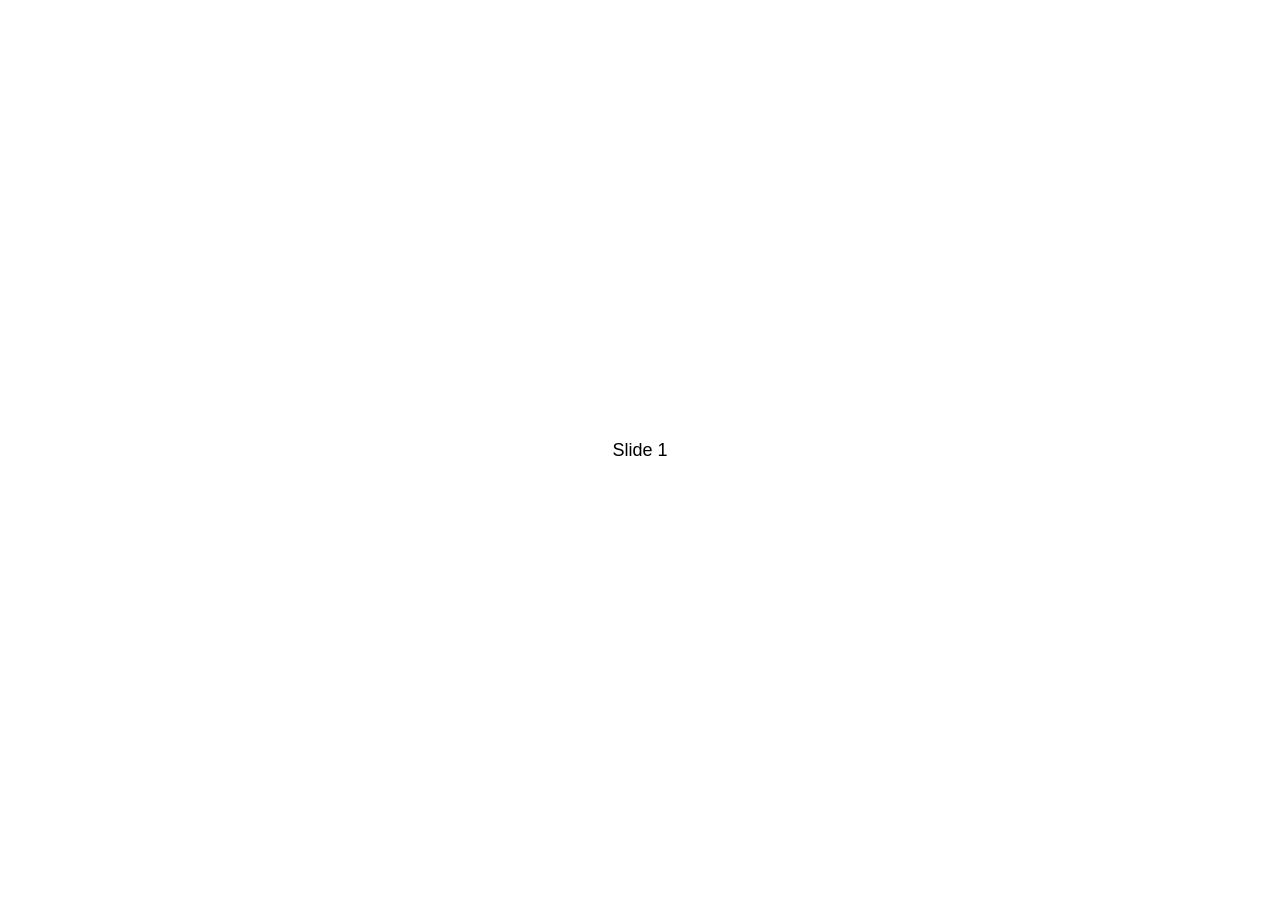
<file: swiper-5.3.7/demos/010-default.html>
<!DOCTYPE html>
<html lang="en">
<head>
  <meta charset="utf-8">
  <title>Swiper demo</title>
  <!-- Link Swiper's CSS -->
  <link rel="stylesheet" href="../package/css/swiper.min.css">

  <!-- Demo styles -->
  <style>
    html, body {
      position: relative;
      height: 100%;
    }
    body {
      background: #eee;
      font-family: Helvetica Neue, Helvetica, Arial, sans-serif;
      font-size: 14px;
      color:#000;
      margin: 0;
      padding: 0;
    }
    .swiper-container {
      width: 100%;
      height: 100%;
    }
    .swiper-slide {
      text-align: center;
      font-size: 18px;
      background: #fff;

      /* Center slide text vertically */
      display: -webkit-box;
      display: -ms-flexbox;
      display: -webkit-flex;
      display: flex;
      -webkit-box-pack: center;
      -ms-flex-pack: center;
      -webkit-justify-content: center;
      justify-content: center;
      -webkit-box-align: center;
      -ms-flex-align: center;
      -webkit-align-items: center;
      align-items: center;
    }
  </style>
</head>
<body>
  <!-- Swiper -->
  <div class="swiper-container">
    <div class="swiper-wrapper">
      <div class="swiper-slide">Slide 1</div>
      <div class="swiper-slide">Slide 2</div>
      <div class="swiper-slide">Slide 3</div>
      <div class="swiper-slide">Slide 4</div>
      <div class="swiper-slide">Slide 5</div>
      <div class="swiper-slide">Slide 6</div>
      <div class="swiper-slide">Slide 7</div>
      <div class="swiper-slide">Slide 8</div>
      <div class="swiper-slide">Slide 9</div>
      <div class="swiper-slide">Slide 10</div>
    </div>
  </div>

  <!-- Swiper JS -->
  <script src="../package/js/swiper.min.js"></script>

  <!-- Initialize Swiper -->
  <script>
    var swiper = new Swiper('.swiper-container');
  </script>
</body>
</html>
</file>
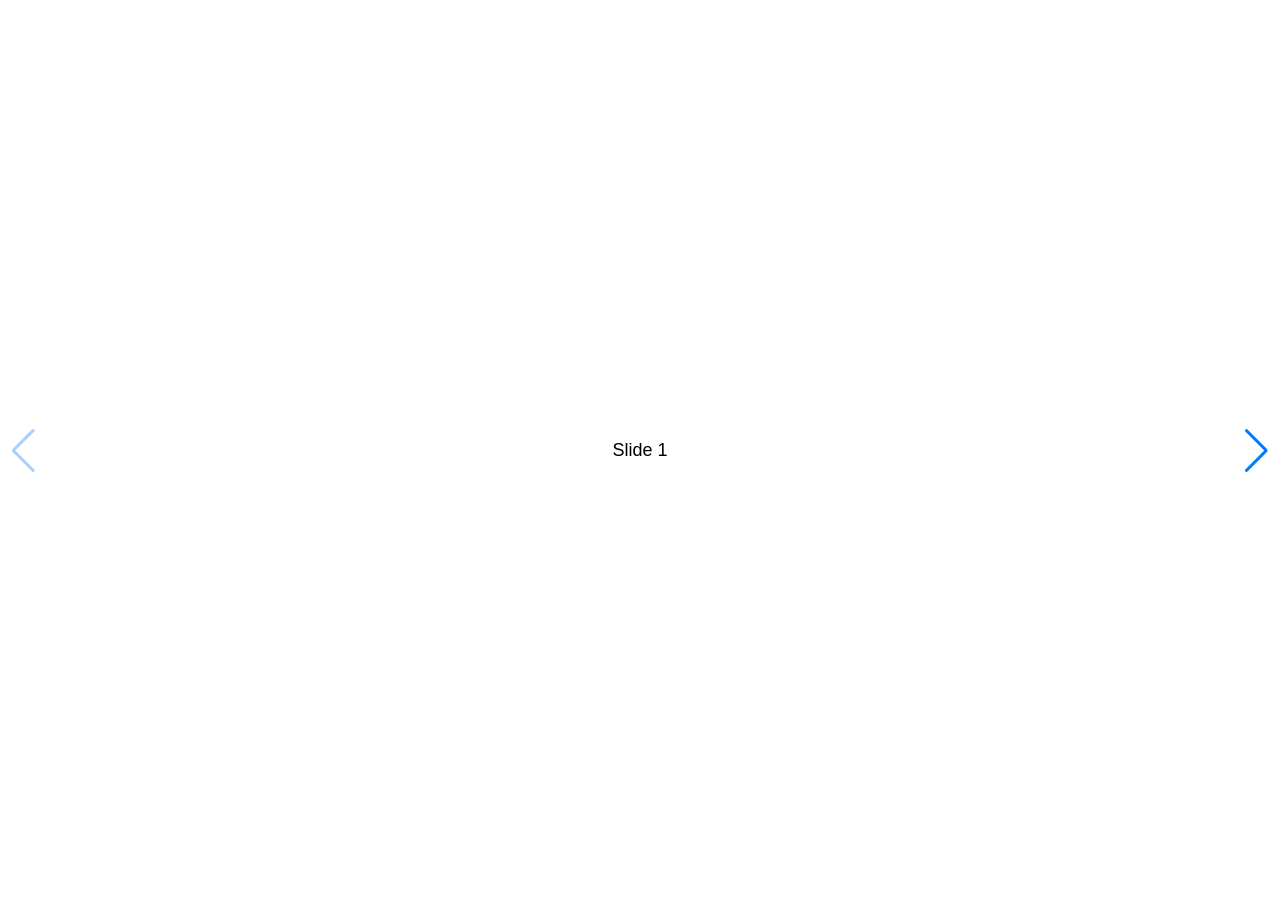
<file: swiper-5.3.7/demos/020-navigation.html>
<!DOCTYPE html>
<html lang="en">
<head>
  <meta charset="utf-8">
  <title>Swiper demo</title>
  <meta name="viewport" content="width=device-width, initial-scale=1, minimum-scale=1, maximum-scale=1">

  <!-- Link Swiper's CSS -->
  <link rel="stylesheet" href="../package/css/swiper.min.css">

  <!-- Demo styles -->
  <style>
    html, body {
      position: relative;
      height: 100%;
    }
    body {
      background: #eee;
      font-family: Helvetica Neue, Helvetica, Arial, sans-serif;
      font-size: 14px;
      color:#000;
      margin: 0;
      padding: 0;
    }
    .swiper-container {
      width: 100%;
      height: 100%;
    }
    .swiper-slide {
      text-align: center;
      font-size: 18px;
      background: #fff;

      /* Center slide text vertically */
      display: -webkit-box;
      display: -ms-flexbox;
      display: -webkit-flex;
      display: flex;
      -webkit-box-pack: center;
      -ms-flex-pack: center;
      -webkit-justify-content: center;
      justify-content: center;
      -webkit-box-align: center;
      -ms-flex-align: center;
      -webkit-align-items: center;
      align-items: center;
    }
  </style>
</head>
<body>
  <!-- Swiper -->
  <div class="swiper-container">
    <div class="swiper-wrapper">
      <div class="swiper-slide">Slide 1</div>
      <div class="swiper-slide">Slide 2</div>
      <div class="swiper-slide">Slide 3</div>
      <div class="swiper-slide">Slide 4</div>
      <div class="swiper-slide">Slide 5</div>
      <div class="swiper-slide">Slide 6</div>
      <div class="swiper-slide">Slide 7</div>
      <div class="swiper-slide">Slide 8</div>
      <div class="swiper-slide">Slide 9</div>
      <div class="swiper-slide">Slide 10</div>
    </div>
    <!-- Add Arrows -->
    <div class="swiper-button-next"></div>
    <div class="swiper-button-prev"></div>
  </div>

  <!-- Swiper JS -->
  <script src="../package/js/swiper.min.js"></script>

  <!-- Initialize Swiper -->
  <script>
    var swiper = new Swiper('.swiper-container', {
      navigation: {
        nextEl: '.swiper-button-next',
        prevEl: '.swiper-button-prev',
      },
    });
  </script>
</body>
</html>
</file>
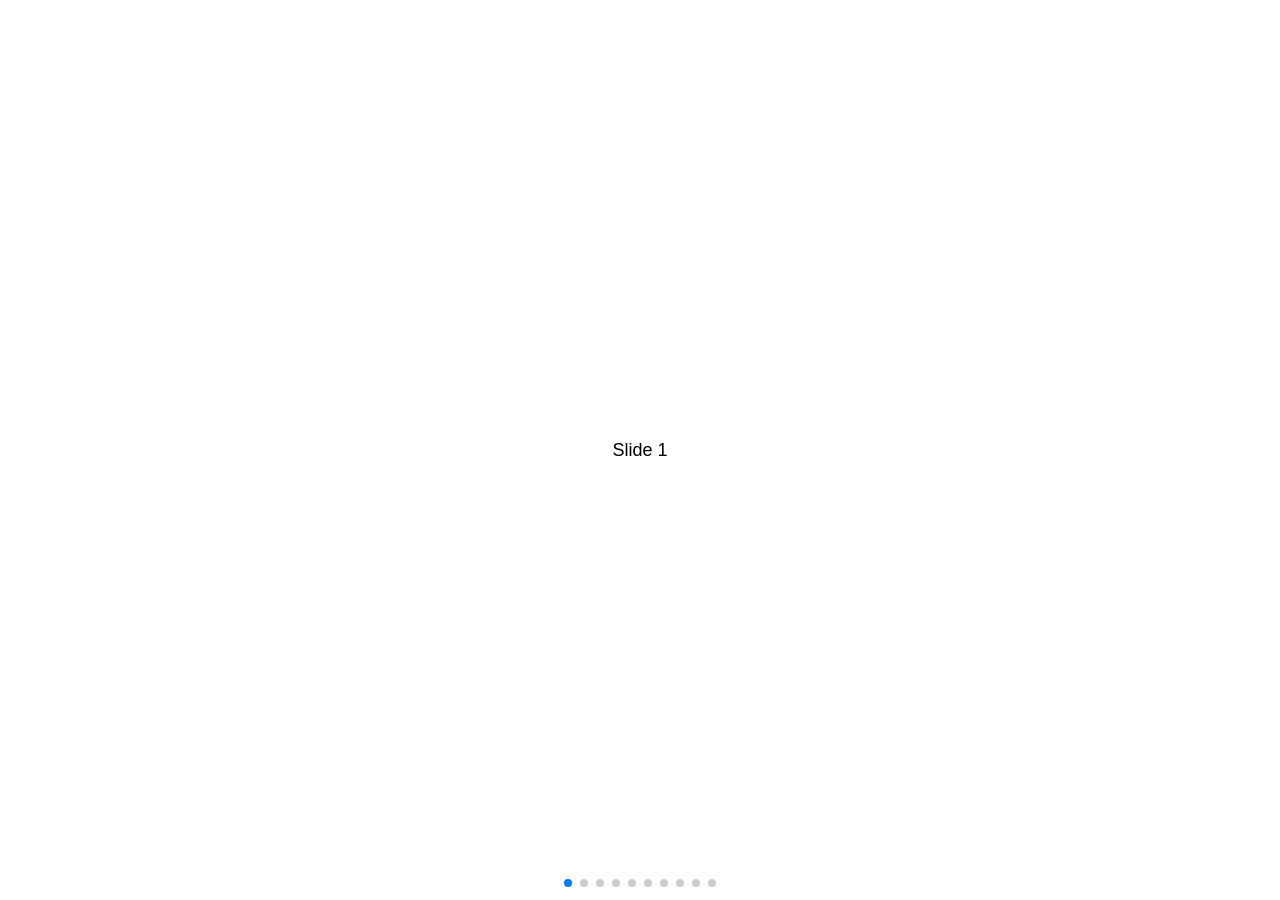
<file: swiper-5.3.7/demos/030-pagination.html>
<!DOCTYPE html>
<html lang="en">
<head>
  <meta charset="utf-8">
  <title>Swiper demo</title>
  <meta name="viewport" content="width=device-width, initial-scale=1, minimum-scale=1, maximum-scale=1">

  <!-- Link Swiper's CSS -->
  <link rel="stylesheet" href="../package/css/swiper.min.css">

  <!-- Demo styles -->
  <style>
    html, body {
      position: relative;
      height: 100%;
    }
    body {
      background: #eee;
      font-family: Helvetica Neue, Helvetica, Arial, sans-serif;
      font-size: 14px;
      color:#000;
      margin: 0;
      padding: 0;
    }
    .swiper-container {
      width: 100%;
      height: 100%;
    }
    .swiper-slide {
      text-align: center;
      font-size: 18px;
      background: #fff;

      /* Center slide text vertically */
      display: -webkit-box;
      display: -ms-flexbox;
      display: -webkit-flex;
      display: flex;
      -webkit-box-pack: center;
      -ms-flex-pack: center;
      -webkit-justify-content: center;
      justify-content: center;
      -webkit-box-align: center;
      -ms-flex-align: center;
      -webkit-align-items: center;
      align-items: center;
    }
  </style>
</head>
<body>
  <!-- Swiper -->
  <div class="swiper-container">
    <div class="swiper-wrapper">
      <div class="swiper-slide">Slide 1</div>
      <div class="swiper-slide">Slide 2</div>
      <div class="swiper-slide">Slide 3</div>
      <div class="swiper-slide">Slide 4</div>
      <div class="swiper-slide">Slide 5</div>
      <div class="swiper-slide">Slide 6</div>
      <div class="swiper-slide">Slide 7</div>
      <div class="swiper-slide">Slide 8</div>
      <div class="swiper-slide">Slide 9</div>
      <div class="swiper-slide">Slide 10</div>
    </div>
    <!-- Add Pagination -->
    <div class="swiper-pagination"></div>
  </div>

  <!-- Swiper JS -->
  <script src="../package/js/swiper.min.js"></script>

  <!-- Initialize Swiper -->
  <script>
    var swiper = new Swiper('.swiper-container', {
      pagination: {
        el: '.swiper-pagination',
      },
    });
  </script>
</body>
</html>
</file>
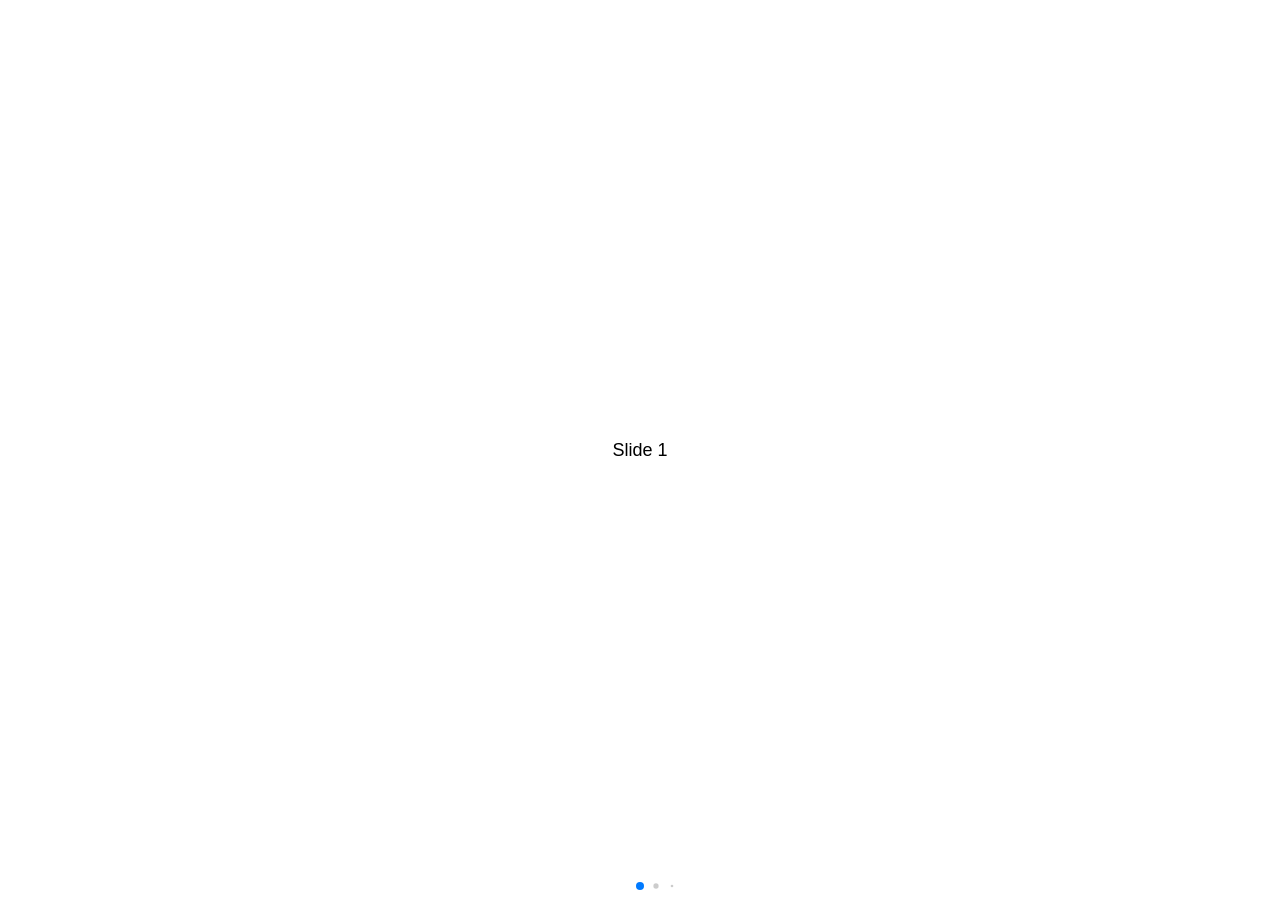
<file: swiper-5.3.7/demos/040-pagination-dynamic.html>
<!DOCTYPE html>
<html lang="en">
<head>
  <meta charset="utf-8">
  <title>Swiper demo</title>
  <meta name="viewport" content="width=device-width, initial-scale=1, minimum-scale=1, maximum-scale=1">

  <!-- Link Swiper's CSS -->
  <link rel="stylesheet" href="../package/css/swiper.min.css">

  <!-- Demo styles -->
  <style>
    html, body {
      position: relative;
      height: 100%;
    }
    body {
      background: #eee;
      font-family: Helvetica Neue, Helvetica, Arial, sans-serif;
      font-size: 14px;
      color:#000;
      margin: 0;
      padding: 0;
    }
    .swiper-container {
      width: 100%;
      height: 100%;
    }
    .swiper-slide {
      text-align: center;
      font-size: 18px;
      background: #fff;

      /* Center slide text vertically */
      display: -webkit-box;
      display: -ms-flexbox;
      display: -webkit-flex;
      display: flex;
      -webkit-box-pack: center;
      -ms-flex-pack: center;
      -webkit-justify-content: center;
      justify-content: center;
      -webkit-box-align: center;
      -ms-flex-align: center;
      -webkit-align-items: center;
      align-items: center;
    }
  </style>
</head>
<body>
  <!-- Swiper -->
  <div class="swiper-container">
    <div class="swiper-wrapper">
      <div class="swiper-slide">Slide 1</div>
      <div class="swiper-slide">Slide 2</div>
      <div class="swiper-slide">Slide 3</div>
      <div class="swiper-slide">Slide 4</div>
      <div class="swiper-slide">Slide 5</div>
      <div class="swiper-slide">Slide 6</div>
      <div class="swiper-slide">Slide 7</div>
      <div class="swiper-slide">Slide 8</div>
      <div class="swiper-slide">Slide 9</div>
      <div class="swiper-slide">Slide 10</div>
    </div>
    <!-- Add Pagination -->
    <div class="swiper-pagination"></div>
  </div>

  <!-- Swiper JS -->
  <script src="../package/js/swiper.min.js"></script>

  <!-- Initialize Swiper -->
  <script>
    var swiper = new Swiper('.swiper-container', {
      pagination: {
        el: '.swiper-pagination',
        dynamicBullets: true,
      },
    });
  </script>
</body>
</html>
</file>
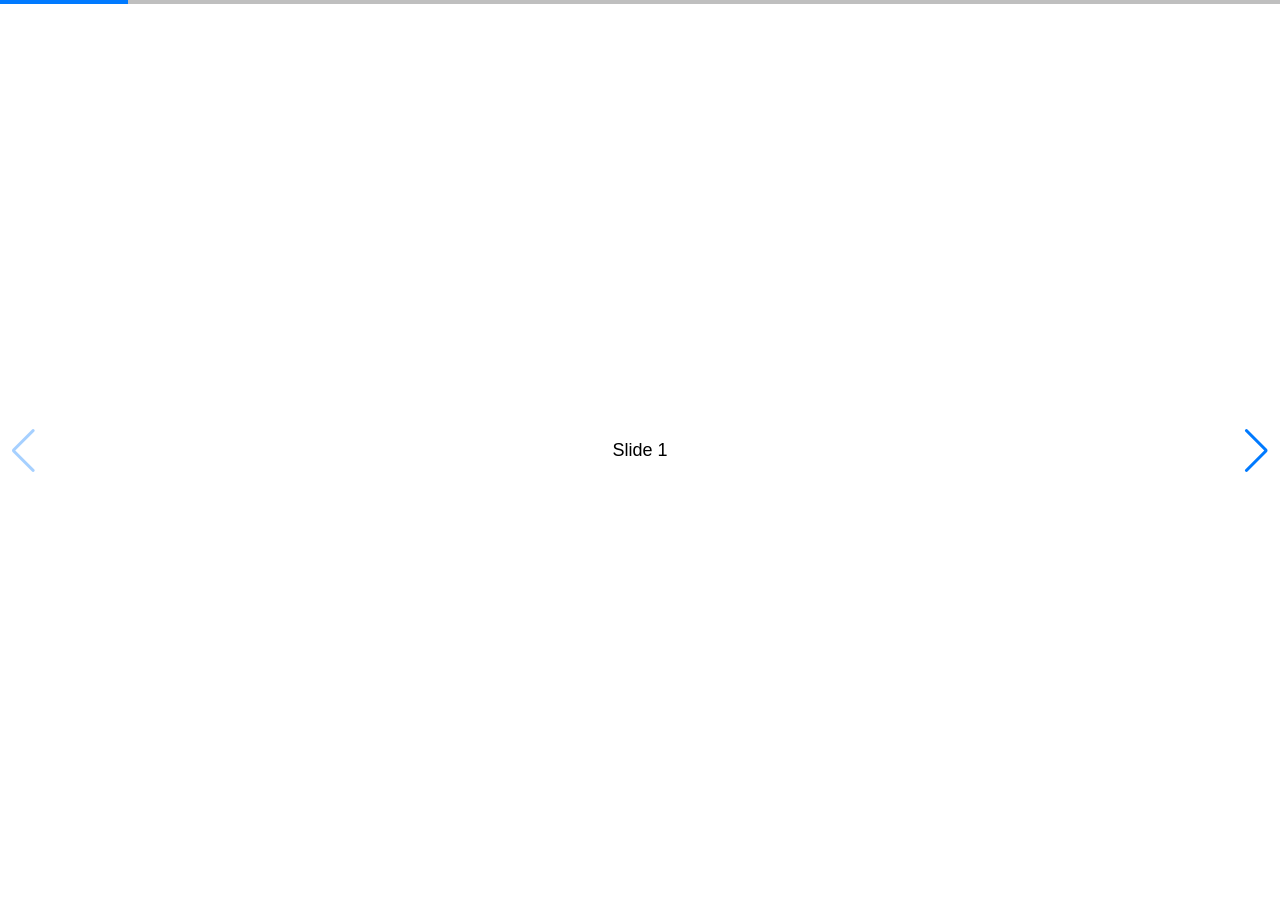
<file: swiper-5.3.7/demos/050-pagination-progress.html>
<!DOCTYPE html>
<html lang="en">
<head>
  <meta charset="utf-8">
  <title>Swiper demo</title>
  <!-- Link Swiper's CSS -->
  <link rel="stylesheet" href="../package/css/swiper.min.css">

  <!-- Demo styles -->
  <style>
    html, body {
      position: relative;
      height: 100%;
    }
    body {
      background: #eee;
      font-family: Helvetica Neue, Helvetica, Arial, sans-serif;
      font-size: 14px;
      color:#000;
      margin: 0;
      padding: 0;
    }
    .swiper-container {
      width: 100%;
      height: 100%;
    }
    .swiper-slide {
      text-align: center;
      font-size: 18px;
      background: #fff;

      /* Center slide text vertically */
      display: -webkit-box;
      display: -ms-flexbox;
      display: -webkit-flex;
      display: flex;
      -webkit-box-pack: center;
      -ms-flex-pack: center;
      -webkit-justify-content: center;
      justify-content: center;
      -webkit-box-align: center;
      -ms-flex-align: center;
      -webkit-align-items: center;
      align-items: center;
    }
  </style>
</head>
<body>
  <!-- Swiper -->
  <div class="swiper-container">
    <div class="swiper-wrapper">
      <div class="swiper-slide">Slide 1</div>
      <div class="swiper-slide">Slide 2</div>
      <div class="swiper-slide">Slide 3</div>
      <div class="swiper-slide">Slide 4</div>
      <div class="swiper-slide">Slide 5</div>
      <div class="swiper-slide">Slide 6</div>
      <div class="swiper-slide">Slide 7</div>
      <div class="swiper-slide">Slide 8</div>
      <div class="swiper-slide">Slide 9</div>
      <div class="swiper-slide">Slide 10</div>
    </div>
    <!-- Add Pagination -->
    <div class="swiper-pagination"></div>
    <!-- Add Arrows -->
    <div class="swiper-button-next"></div>
    <div class="swiper-button-prev"></div>
  </div>

  <!-- Swiper JS -->
  <script src="../package/js/swiper.min.js"></script>

  <!-- Initialize Swiper -->
  <script>
    var swiper = new Swiper('.swiper-container', {
      pagination: {
        el: '.swiper-pagination',
        type: 'progressbar',
      },
      navigation: {
        nextEl: '.swiper-button-next',
        prevEl: '.swiper-button-prev',
      },
    });
  </script>
</body>
</html>
</file>
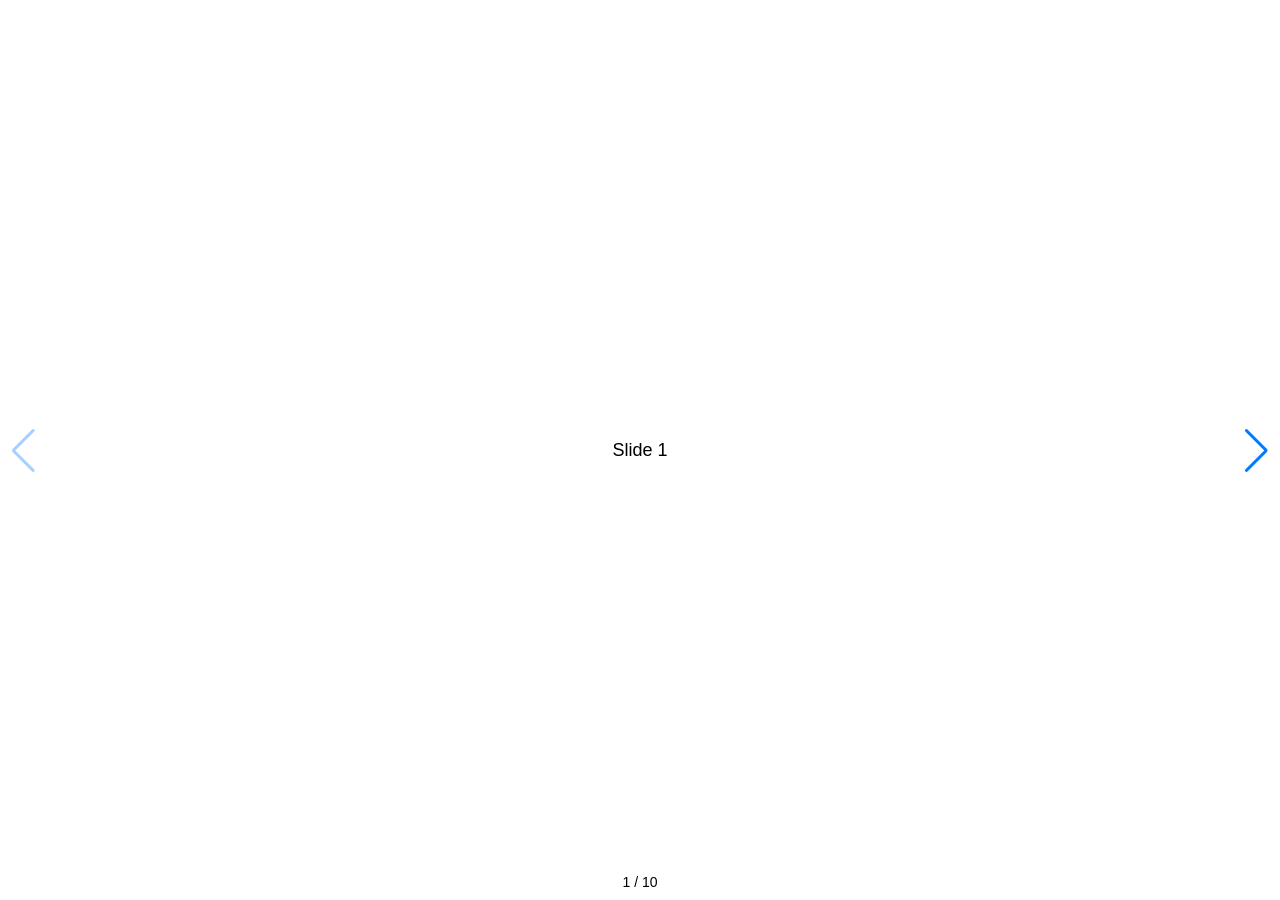
<file: swiper-5.3.7/demos/060-pagination-fraction.html>
<!DOCTYPE html>
<html lang="en">
<head>
  <meta charset="utf-8">
  <title>Swiper demo</title>
  <!-- Link Swiper's CSS -->
  <link rel="stylesheet" href="../package/css/swiper.min.css">

  <!-- Demo styles -->
  <style>
    html, body {
      position: relative;
      height: 100%;
    }
    body {
      background: #eee;
      font-family: Helvetica Neue, Helvetica, Arial, sans-serif;
      font-size: 14px;
      color:#000;
      margin: 0;
      padding: 0;
    }
    .swiper-container {
      width: 100%;
      height: 100%;
    }
    .swiper-slide {
      text-align: center;
      font-size: 18px;
      background: #fff;

      /* Center slide text vertically */
      display: -webkit-box;
      display: -ms-flexbox;
      display: -webkit-flex;
      display: flex;
      -webkit-box-pack: center;
      -ms-flex-pack: center;
      -webkit-justify-content: center;
      justify-content: center;
      -webkit-box-align: center;
      -ms-flex-align: center;
      -webkit-align-items: center;
      align-items: center;
    }
  </style>
</head>
<body>
  <!-- Swiper -->
  <div class="swiper-container">
    <div class="swiper-wrapper">
      <div class="swiper-slide">Slide 1</div>
      <div class="swiper-slide">Slide 2</div>
      <div class="swiper-slide">Slide 3</div>
      <div class="swiper-slide">Slide 4</div>
      <div class="swiper-slide">Slide 5</div>
      <div class="swiper-slide">Slide 6</div>
      <div class="swiper-slide">Slide 7</div>
      <div class="swiper-slide">Slide 8</div>
      <div class="swiper-slide">Slide 9</div>
      <div class="swiper-slide">Slide 10</div>
    </div>
    <!-- Add Pagination -->
    <div class="swiper-pagination"></div>
    <!-- Add Arrows -->
    <div class="swiper-button-next"></div>
    <div class="swiper-button-prev"></div>
  </div>

  <!-- Swiper JS -->
  <script src="../package/js/swiper.min.js"></script>

  <!-- Initialize Swiper -->
  <script>
    var swiper = new Swiper('.swiper-container', {
      pagination: {
        el: '.swiper-pagination',
        type: 'fraction',
      },
      navigation: {
        nextEl: '.swiper-button-next',
        prevEl: '.swiper-button-prev',
      },
    });
  </script>
</body>
</html>
</file>
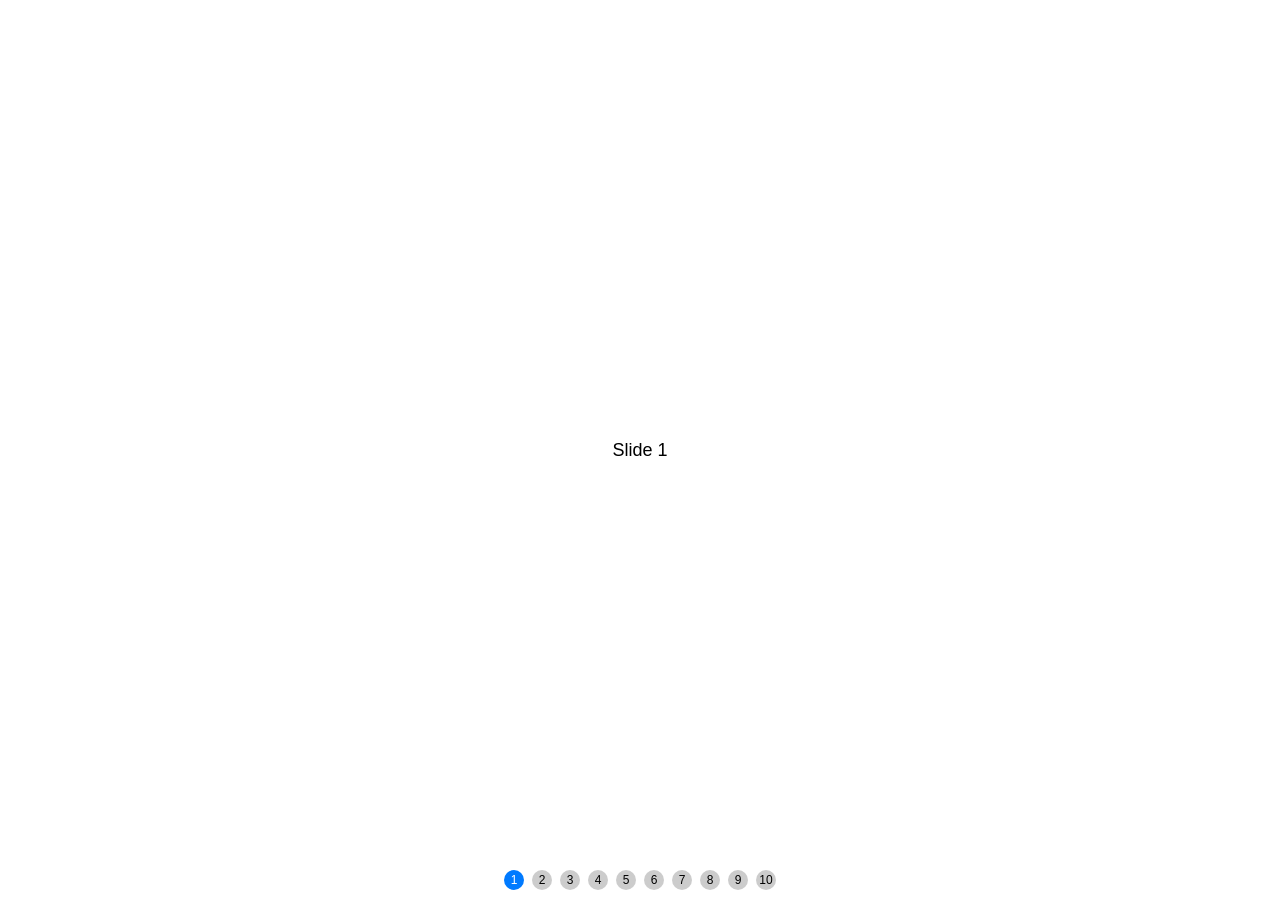
<file: swiper-5.3.7/demos/070-pagination-custom.html>
<!DOCTYPE html>
<html lang="en">
<head>
  <meta charset="utf-8">
  <title>Swiper demo</title>
  <meta name="viewport" content="width=device-width, initial-scale=1, minimum-scale=1, maximum-scale=1">

  <!-- Link Swiper's CSS -->
  <link rel="stylesheet" href="../package/css/swiper.min.css">

  <!-- Demo styles -->
  <style>
    html, body {
      position: relative;
      height: 100%;
    }
    body {
      background: #eee;
      font-family: Helvetica Neue, Helvetica, Arial, sans-serif;
      font-size: 14px;
      color:#000;
      margin: 0;
      padding: 0;
    }
    .swiper-container {
      width: 100%;
      height: 100%;
    }
    .swiper-slide {
      text-align: center;
      font-size: 18px;
      background: #fff;

      /* Center slide text vertically */
      display: -webkit-box;
      display: -ms-flexbox;
      display: -webkit-flex;
      display: flex;
      -webkit-box-pack: center;
      -ms-flex-pack: center;
      -webkit-justify-content: center;
      justify-content: center;
      -webkit-box-align: center;
      -ms-flex-align: center;
      -webkit-align-items: center;
      align-items: center;
    }
    .swiper-pagination-bullet {
      width: 20px;
      height: 20px;
      text-align: center;
      line-height: 20px;
      font-size: 12px;
      color:#000;
      opacity: 1;
      background: rgba(0,0,0,0.2);
    }
    .swiper-pagination-bullet-active {
      color:#fff;
      background: #007aff;
    }
  </style>
</head>
<body>
  <!-- Swiper -->
  <div class="swiper-container">
    <div class="swiper-wrapper">
      <div class="swiper-slide">Slide 1</div>
      <div class="swiper-slide">Slide 2</div>
      <div class="swiper-slide">Slide 3</div>
      <div class="swiper-slide">Slide 4</div>
      <div class="swiper-slide">Slide 5</div>
      <div class="swiper-slide">Slide 6</div>
      <div class="swiper-slide">Slide 7</div>
      <div class="swiper-slide">Slide 8</div>
      <div class="swiper-slide">Slide 9</div>
      <div class="swiper-slide">Slide 10</div>
    </div>
    <!-- Add Pagination -->
    <div class="swiper-pagination"></div>
  </div>

  <!-- Swiper JS -->
  <script src="../package/js/swiper.min.js"></script>

  <!-- Initialize Swiper -->
  <script>
    var swiper = new Swiper('.swiper-container', {
      pagination: {
        el: '.swiper-pagination',
        clickable: true,
        renderBullet: function (index, className) {
          return '<span class="' + className + '">' + (index + 1) + '</span>';
        },
      },
    });
  </script>
</body>
</html>
</file>
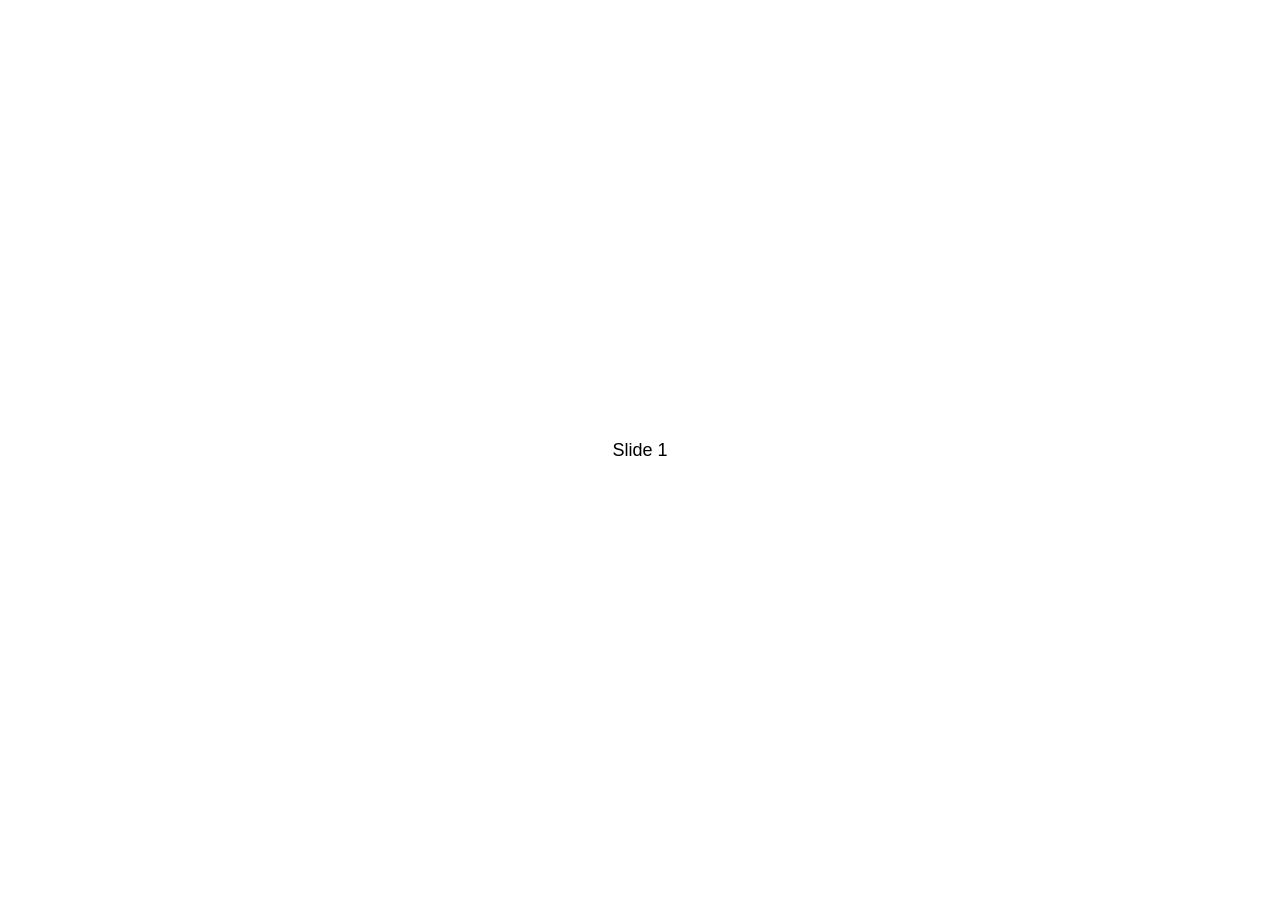
<file: swiper-5.3.7/demos/080-scrollbar.html>
<!DOCTYPE html>
<html lang="en">
<head>
  <meta charset="utf-8">
  <title>Swiper demo</title>
  <meta name="viewport" content="width=device-width, initial-scale=1, minimum-scale=1, maximum-scale=1">

  <!-- Link Swiper's CSS -->
  <link rel="stylesheet" href="../package/css/swiper.min.css">

  <!-- Demo styles -->
  <style>
    html, body {
      position: relative;
      height: 100%;
    }
    body {
      background: #eee;
      font-family: Helvetica Neue, Helvetica, Arial, sans-serif;
      font-size: 14px;
      color:#000;
      margin: 0;
      padding: 0;
    }
    .swiper-container {
      width: 100%;
      height: 100%;
    }
    .swiper-slide {
      text-align: center;
      font-size: 18px;
      background: #fff;

      /* Center slide text vertically */
      display: -webkit-box;
      display: -ms-flexbox;
      display: -webkit-flex;
      display: flex;
      -webkit-box-pack: center;
      -ms-flex-pack: center;
      -webkit-justify-content: center;
      justify-content: center;
      -webkit-box-align: center;
      -ms-flex-align: center;
      -webkit-align-items: center;
      align-items: center;
    }
  </style>
</head>
<body>
  <!-- Swiper -->
  <div class="swiper-container">
    <div class="swiper-wrapper">
      <div class="swiper-slide">Slide 1</div>
      <div class="swiper-slide">Slide 2</div>
      <div class="swiper-slide">Slide 3</div>
      <div class="swiper-slide">Slide 4</div>
      <div class="swiper-slide">Slide 5</div>
      <div class="swiper-slide">Slide 6</div>
      <div class="swiper-slide">Slide 7</div>
      <div class="swiper-slide">Slide 8</div>
      <div class="swiper-slide">Slide 9</div>
      <div class="swiper-slide">Slide 10</div>
    </div>
    <!-- Add Scrollbar -->
    <div class="swiper-scrollbar"></div>
  </div>

  <!-- Swiper JS -->
  <script src="../package/js/swiper.min.js"></script>

  <!-- Initialize Swiper -->
  <script>
    var swiper = new Swiper('.swiper-container', {
      scrollbar: {
        el: '.swiper-scrollbar',
        hide: true,
      },
    });
  </script>
</body>
</html>
</file>
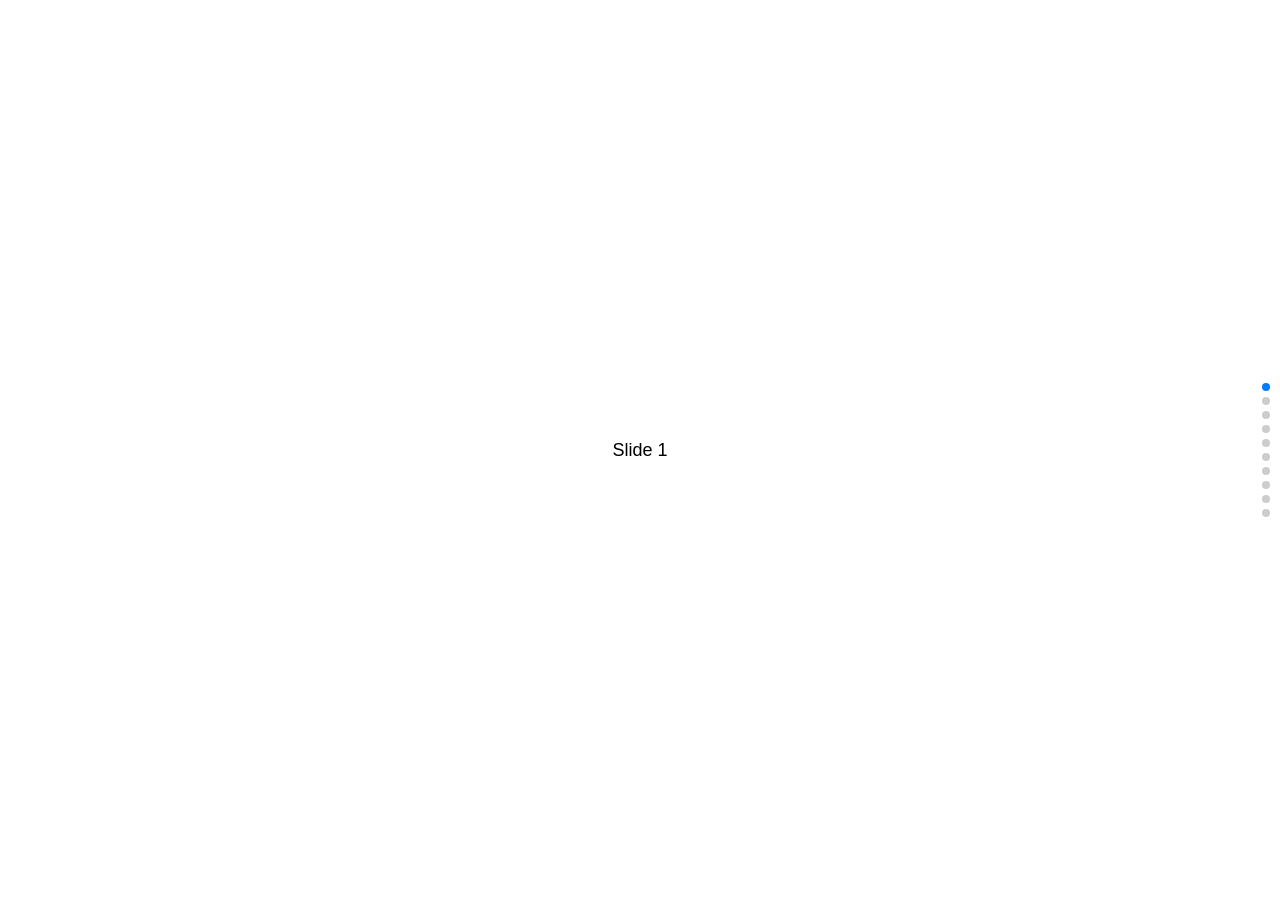
<file: swiper-5.3.7/demos/090-vertical.html>
<!DOCTYPE html>
<html lang="en">
<head>
  <meta charset="utf-8">
  <title>Swiper demo</title>
  <meta name="viewport" content="width=device-width, initial-scale=1, minimum-scale=1, maximum-scale=1">

  <!-- Link Swiper's CSS -->
  <link rel="stylesheet" href="../package/css/swiper.min.css">

  <!-- Demo styles -->
  <style>
    html, body {
      position: relative;
      height: 100%;
    }
    body {
      background: #eee;
      font-family: Helvetica Neue, Helvetica, Arial, sans-serif;
      font-size: 14px;
      color:#000;
      margin: 0;
      padding: 0;
    }
    .swiper-container {
      width: 100%;
      height: 100%;
    }
    .swiper-slide {
      text-align: center;
      font-size: 18px;
      background: #fff;

      /* Center slide text vertically */
      display: -webkit-box;
      display: -ms-flexbox;
      display: -webkit-flex;
      display: flex;
      -webkit-box-pack: center;
      -ms-flex-pack: center;
      -webkit-justify-content: center;
      justify-content: center;
      -webkit-box-align: center;
      -ms-flex-align: center;
      -webkit-align-items: center;
      align-items: center;
    }
  </style>
</head>
<body>
  <!-- Swiper -->
  <div class="swiper-container">
    <div class="swiper-wrapper">
      <div class="swiper-slide">Slide 1</div>
      <div class="swiper-slide">Slide 2</div>
      <div class="swiper-slide">Slide 3</div>
      <div class="swiper-slide">Slide 4</div>
      <div class="swiper-slide">Slide 5</div>
      <div class="swiper-slide">Slide 6</div>
      <div class="swiper-slide">Slide 7</div>
      <div class="swiper-slide">Slide 8</div>
      <div class="swiper-slide">Slide 9</div>
      <div class="swiper-slide">Slide 10</div>
    </div>
    <!-- Add Pagination -->
    <div class="swiper-pagination"></div>
  </div>

  <!-- Swiper JS -->
  <script src="../package/js/swiper.min.js"></script>

  <!-- Initialize Swiper -->
  <script>
    var swiper = new Swiper('.swiper-container', {
      direction: 'vertical',
      pagination: {
        el: '.swiper-pagination',
        clickable: true,
      },
    });
  </script>
</body>
</html>
</file>
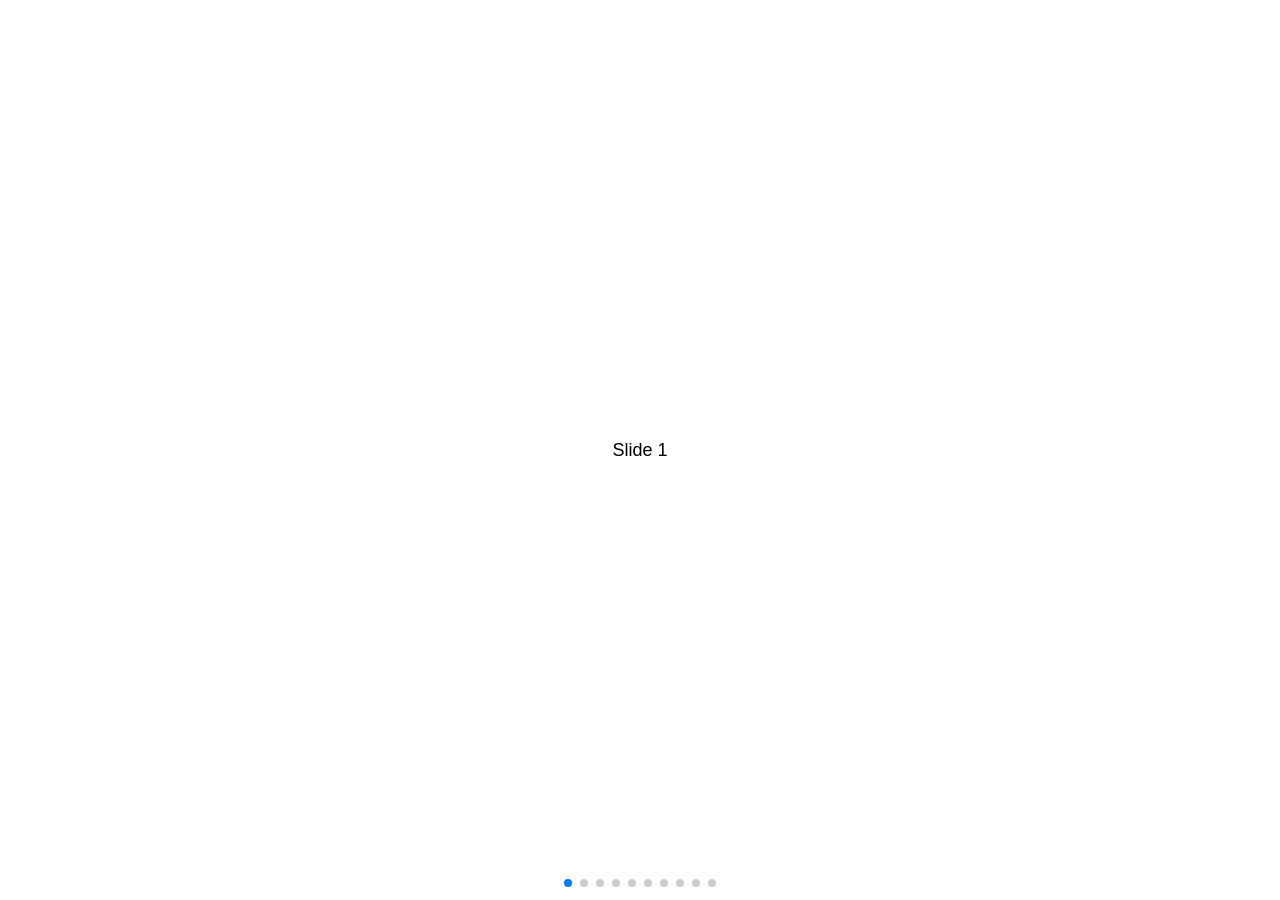
<file: swiper-5.3.7/demos/100-space-between.html>
<!DOCTYPE html>
<html lang="en">
<head>
  <meta charset="utf-8">
  <title>Swiper demo</title>
  <meta name="viewport" content="width=device-width, initial-scale=1, minimum-scale=1, maximum-scale=1">

  <!-- Link Swiper's CSS -->
  <link rel="stylesheet" href="../package/css/swiper.min.css">

  <!-- Demo styles -->
  <style>
    html, body {
      position: relative;
      height: 100%;
    }
    body {
      background: #eee;
      font-family: Helvetica Neue, Helvetica, Arial, sans-serif;
      font-size: 14px;
      color:#000;
      margin: 0;
      padding: 0;
    }
    .swiper-container {
      width: 100%;
      height: 100%;
    }
    .swiper-slide {
      text-align: center;
      font-size: 18px;
      background: #fff;

      /* Center slide text vertically */
      display: -webkit-box;
      display: -ms-flexbox;
      display: -webkit-flex;
      display: flex;
      -webkit-box-pack: center;
      -ms-flex-pack: center;
      -webkit-justify-content: center;
      justify-content: center;
      -webkit-box-align: center;
      -ms-flex-align: center;
      -webkit-align-items: center;
      align-items: center;
    }
  </style>
</head>
<body>
  <!-- Swiper -->
  <div class="swiper-container">
    <div class="swiper-wrapper">
      <div class="swiper-slide">Slide 1</div>
      <div class="swiper-slide">Slide 2</div>
      <div class="swiper-slide">Slide 3</div>
      <div class="swiper-slide">Slide 4</div>
      <div class="swiper-slide">Slide 5</div>
      <div class="swiper-slide">Slide 6</div>
      <div class="swiper-slide">Slide 7</div>
      <div class="swiper-slide">Slide 8</div>
      <div class="swiper-slide">Slide 9</div>
      <div class="swiper-slide">Slide 10</div>
    </div>
    <!-- Add Pagination -->
    <div class="swiper-pagination"></div>
  </div>

  <!-- Swiper JS -->
  <script src="../package/js/swiper.min.js"></script>

  <!-- Initialize Swiper -->
  <script>
    var swiper = new Swiper('.swiper-container', {
      spaceBetween: 30,
      pagination: {
        el: '.swiper-pagination',
        clickable: true,
      },
    });
  </script>
</body>
</html>
</file>
<file: css/css.css>
@font-face {
    font-family: "TT Lakes";
    font-style: normal;
    font-weight: 400;
    src: url("../fonts/TTLakes/TTLakes-Regular.woff") format("woff");
}

body {
    margin: 0;
    font-family: "TT Lakes", sans-serif;
    color: #1B1C21;
    background: #F2F2F2;
}

* {
    box-sizing: border-box;
}

a {
    text-decoration: none;
    color: #1B1C21;
}

a:hover, button:hover {
    cursor: pointer;
}

button {
    border: none;
    background: none;
    outline: none;
    padding: 0;
}

.arrow-button {
    background: #FFFFFF;
    border: 1px solid #EAEAEA;
    box-sizing: border-box;
    border-radius: 6px;
    width: 240px;
    height: 72px;
    position: relative;
}

.arrow-button::after {
    content: '';
    display: block;
    height: 40px;
    width: 40px;
    background: url('../img/service-button-arrow.png') no-repeat;
    position: absolute;
    top: 16px;
    right: 16px;
    transition: 0.5s;
}

.arrow-button:hover::after {
    right: 10px;
}

/*  ----------  Brand Buttons  ----------  */

.lenovo::before {
    content: '';
    display: block;
    position: absolute;
    background: url('../img/lenovo.png') no-repeat;
    width: 108px;
    height: 32px;
    margin: auto;
    top: 0;
    bottom: 0;
    left: 16px;
}

.sumsung::before {
    content: '';
    display: block;
    position: absolute;
    background: url('../img/sumsung.png') no-repeat;
    width: 116px;
    height: 39px;
    margin: auto;
    top: 0;
    bottom: 0;
    left: 16px;
}

.apple::before {
    content: '';
    display: block;
    position: absolute;
    background: url('../img/apple.png') no-repeat;
    width: 44px;
    height: 44px;
    margin: auto;
    top: 0;
    bottom: 0;
    left: 16px;
}

.view-sonic::before {
    content: '';
    display: block;
    position: absolute;
    background: url('../img/view-sonic.png') no-repeat;
    width: 128px;
    height: 21px;
    margin: auto;
    top: 0;
    bottom: 0;
    left: 16px;
}

.bosch::before {
    content: '';
    display: block;
    position: absolute;
    background: url('../img/bosch.png') no-repeat;
    width: 128px;
    height: 29px;
    margin: auto;
    top: 0;
    bottom: 0;
    left: 16px;
}

.hp::before {
    content: '';
    display: block;
    position: absolute;
    background: url('../img/hp.png') no-repeat;
    width: 52px;
    height: 52px;
    margin: auto;
    top: 0;
    bottom: 0;
    left: 16px;
}

.header-main {
    height: 88px;
    display: flex;
    align-items: center;
    justify-content: space-around;
}

.header-service {
    background: linear-gradient(90deg, #F8F8F8 1.39%, #FFFFFF 100%);
    text-transform: uppercase;
    color: #7E7E82;
    overflow: auto;
}

.main-page-header {
    box-shadow: 0 1px 0 #D9FFF5;
}

.logo {
    margin-right: auto;
}

.service-menu {
    width: 100px;
    display: flex;
    align-items: center;
    justify-content: space-around;
    position: relative;
}

.service-menu:before {
    content: '';
    position: absolute;
    height: 30px;
    border: 1px solid #EAEAEA;
    margin-left: -60px;
    border-right: 2px;
}

.service-menu-with-text {
    display: none;
}

.user-menu {
    width: 170px;
    display: flex;
    align-items: center;
    justify-content: space-around;
}

.user-menu--main-page {
    margin-left: auto;
    margin-right: 15px;
    display: none;
}

.icon-button {
    border: none;
    background: none;
    display: flex;
    align-items: center;
    outline: none;
    padding: 0;
}

.icon-button img {
    transition: 0.3s;
}

.icon-button:hover img {
    transform: rotate(6deg);
    filter: drop-shadow(0 0 3px darkred);
}

/*  ----------  Main section  ----------  */

.main {
    background: #F8F8F8;
    position: relative;
    border-top: 1px solid #F8F8F8;
}

.main__header {
    margin: 24px 16px;
}

.main__header:before {
    content: '';
    position: absolute;
    height: 38px;
    border-right: 4px solid #41F6D7;
    margin-left: -16px;
    border-top-right-radius: 4px;
    border-bottom-right-radius: 4px;
}

.main-menu {
    display: flex;
    justify-content: flex-start;
    flex-wrap: wrap;
}

.main-menu__button {
    font-size: 16px;
    line-height: 24px;
    letter-spacing: -0.2px;
    color: #7E7E82;
    margin-left: 20px;
    border: 2px solid transparent;
    padding: 8px 10px 8px 17px;
    background: #F8F8F8;
    transition: 0.3s;
}

.main-menu__button:hover {
    border-radius: 6px;
    background: #FFFFFF;
    border: 2px solid #B8FFEC;
    transition: 0.3s;
}

.main-article {
    font-size: 14px;
    line-height: 18px;
    letter-spacing: 0.2px;
    color: #1B1C21;
    display: flex;
    flex-direction: column;
}

.main-article__text {
    margin-left: 16px;
    margin-right: 16px;
}

.service-read-more {
    padding-bottom: 34px;
}

.read-more__link-show {
    padding-left: 32px;
    font-size: 16px;
    color: #1B1C21;
    line-height: 24px;
    font-weight: bold;
}

.read-more__link-show::before {
    content: '';
    position: absolute;
    display: block;
    width: 24px;
    height: 25px;
    background: url('../img/read-more.png') no-repeat;
    transition: 0.5s;
}

.read-more__link-show:hover::before {
    background-position: 0 5px;
}

.read-more__link-hide {
    padding-left: 32px;
    font-size: 16px;
    color: #1B1C21;
    line-height: 24px;
    font-weight: bold;
}

.read-more__link-hide::before {
    content: '';
    position: absolute;
    display: block;
    width: 24px;
    height: 25px;
    background: url('../img/read-more.png') no-repeat;
    transform: rotate(180deg);
    transition: 0.5s;
}

.read-more__link-hide:hover::before {
    background-position: 0 5px;
}

.main-service {
    display: flex;
    flex-wrap: wrap;
}

/*  ----------  Media  ----------  */

/*  ----------  120px  ----------  */

@media (min-width: 120px) {

    .header-service {
        padding: 0 16px;
    }

    .main-service {
        padding: 8px;
    }

    .main-service__button {
        margin: 8px;
    }

    .main-article__img {
        width: 320px;
        align-self: center;
    }

    .hamburger-menu {
        margin: auto 16px;
    }
}

/*  ----------  320px  ----------  */

@media (max-width: 320px) {

    .main-service {
        display: none;
    }

    .service-read-more {
        display: none;
    }
}

@media (min-width: 320px) {

    .swiper-container {
        display: none;
    }
}

/*  ----------  768px  ----------  */

@media (min-width: 768px) {

    .header-service {
        padding: 0 24px;
    }

    .service-read-more {
        padding-left: 24px;
        display: block;
    }

    .main-service {
        padding: 16px 12px;
    }

    .main-service__button {
        margin: 8px 12px;
        width: 224px;
    }

    .main-article {
        flex-direction: row;
    }

    .main-article__text {
        margin-left: 24px;
        margin-right: 24px;
    }

    .main-article__img {
        margin-top: 16px;
        border-radius: 3px;
        width: 360px;
    }

    .user-menu--main-page {
        width: 150px;
        display: flex;
        align-items: center;
        justify-content: space-around;
        margin-left: auto;
        margin-right: 20px;
    }

    .hamburger-menu--header {
        margin-left: 24px;
        margin-right: 50px;
    }

    .logo--768:before {
        content: '';
        position: absolute;
        height: 30px;
        border: 1px solid #EAEAEA;
        margin-left: -25px;
        margin-top: 10px;
        border-right: 2px;
    }
}

/*  ----------  1120px  ----------  */

@media (min-width: 1120px) {

    .main-service {
        padding: 16px 16px;
    }

    .main-service__button {
        width: 240px;
        margin: 8px 16px;
    }

    .service-read-more {
        padding-left: 32px;
    }

    .container {
        width: 1120px;
        margin: 0 auto;
    }

    .header-main {
        display: none;
    }

    .header-service {
        padding: 0 32px;
    }

    .main-article__text {
        margin-left: 34px;
        margin-right: 34px;
    }

    .main__header {
        margin-top: 42px;
    }

    .service-menu-with-text {
        position: absolute;
        display: flex;
        right: 30px;
        top: 15px;
        margin-top: 42px;
    }

    .service-menu-item {
        display: flex;
        align-items: center;
    }

    .service-menu-item-text {
        margin-right: 9px;
        margin-left: 32px;
        font-weight: bold;
    }

    .main-article__img {
        width: 531px;
    }
}

/* ---------- Narrow Menu -------- */

.narrow-window-container {
    width: 320px;
    -webkit-box-shadow: 5px -5px 10px grey;
    -moz-box-shadow: 5px -5px 10px grey;
    box-shadow: 5px -5px 10px grey;
    padding-left: 24px;
    padding-right: 24px;
}

.narrow-window-header__close-button {
    margin-right: 16px;
}

.narrow-window-menu {
    display: flex;
    flex-direction: column;
    margin-bottom: 70px;
}

.narrow-window-menu__button {
    padding: 16px 0px;
    line-height: 24px;
    position: relative;
}

.narrow-window-menu__button:hover {
    color: #7E7E82;
}

.narrow-window-menu__button:hover::before {
    content: '';
    position: absolute;
    height: 38px;
    border-right: 4px solid #41F6D7;
    margin-left: -24px;
    bottom: 10px;
    border-top-right-radius: 4px;
    border-bottom-right-radius: 4px;
}

/* ---------- Footer ---------- */

footer {
    padding-bottom: 25px;
}

.e-mail {
    font-size: 16px;
    line-height: 24px;
}

.phone {
    font-size: 24px;
    line-height: 32px;
    font-weight: bold;
}

.language-menu__button {
    margin: 7px;
}

.square-button {
    font-size: 16px;
    line-height: 24px;
    text-transform: uppercase;
    width: 24px;
    height: 24px;
}

.square-button:hover {
    color: #7E7E82;
}

.invisible {
    display: none;
}

.swiper-container {
    width: 324px;
    height: 152px;
}

.swiper-slide {
    text-align: center;
    font-size: 18px;

    /* Center slide text vertically */
    display: -webkit-box;
    display: -ms-flexbox;
    display: -webkit-flex;
    display: flex;
    -webkit-box-pack: center;
    -ms-flex-pack: center;
    -webkit-justify-content: center;
    justify-content: center;
    -webkit-box-align: center;
    -ms-flex-align: center;
    -webkit-align-items: center;
    align-items: center;
}
</file>
<file: fonts/TTLakes/stylesheet.css>
@font-face {
    font-family: 'TT Lakes';
    src: url('TTLakes-Italic.eot');
    src: local('TT Lakes Italic'), local('TTLakes-Italic'),
        url('TTLakes-Italic.eot?#iefix') format('embedded-opentype'),
        url('TTLakes-Italic.woff') format('woff'),
        url('TTLakes-Italic.ttf') format('truetype');
    font-weight: normal;
    font-style: italic;
}

@font-face {
    font-family: 'TT Lakes Condensed';
    src: url('TTLakesCondensed-ExtraLight.eot');
    src: local('TT Lakes Condensed ExtraLight'), local('TTLakesCondensed-ExtraLight'),
        url('TTLakesCondensed-ExtraLight.eot?#iefix') format('embedded-opentype'),
        url('TTLakesCondensed-ExtraLight.woff') format('woff'),
        url('TTLakesCondensed-ExtraLight.ttf') format('truetype');
    font-weight: 200;
    font-style: normal;
}

@font-face {
    font-family: 'TT Lakes Compressed';
    src: url('TTLakesCompressed-Regular.eot');
    src: local('TT Lakes Compressed Regular'), local('TTLakesCompressed-Regular'),
        url('TTLakesCompressed-Regular.eot?#iefix') format('embedded-opentype'),
        url('TTLakesCompressed-Regular.woff') format('woff'),
        url('TTLakesCompressed-Regular.ttf') format('truetype');
    font-weight: normal;
    font-style: normal;
}

@font-face {
    font-family: 'TT Lakes Compressed';
    src: url('TTLakesCompressed-ThinItalic.eot');
    src: local('TT Lakes Compressed Thin Italic'), local('TTLakesCompressed-ThinItalic'),
        url('TTLakesCompressed-ThinItalic.eot?#iefix') format('embedded-opentype'),
        url('TTLakesCompressed-ThinItalic.woff') format('woff'),
        url('TTLakesCompressed-ThinItalic.ttf') format('truetype');
    font-weight: 100;
    font-style: italic;
}

@font-face {
    font-family: 'TT Lakes Condensed';
    src: url('TTLakesCondensed-Medium.eot');
    src: local('TT Lakes Condensed Medium'), local('TTLakesCondensed-Medium'),
        url('TTLakesCondensed-Medium.eot?#iefix') format('embedded-opentype'),
        url('TTLakesCondensed-Medium.woff') format('woff'),
        url('TTLakesCondensed-Medium.ttf') format('truetype');
    font-weight: 500;
    font-style: normal;
}

@font-face {
    font-family: 'TT Lakes Compressed';
    src: url('TTLakesCompressed-ExtraBoldItalic.eot');
    src: local('TT Lakes Compressed ExtraBold Italic'), local('TTLakesCompressed-ExtraBoldItalic'),
        url('TTLakesCompressed-ExtraBoldItalic.eot?#iefix') format('embedded-opentype'),
        url('TTLakesCompressed-ExtraBoldItalic.woff') format('woff'),
        url('TTLakesCompressed-ExtraBoldItalic.ttf') format('truetype');
    font-weight: 800;
    font-style: italic;
}

@font-face {
    font-family: 'TT Lakes';
    src: url('TTLakes-ExtraLightItalic.eot');
    src: local('TT Lakes ExtraLight Italic'), local('TTLakes-ExtraLightItalic'),
        url('TTLakes-ExtraLightItalic.eot?#iefix') format('embedded-opentype'),
        url('TTLakes-ExtraLightItalic.woff') format('woff'),
        url('TTLakes-ExtraLightItalic.ttf') format('truetype');
    font-weight: 200;
    font-style: italic;
}

@font-face {
    font-family: 'TT Lakes';
    src: url('TTLakes-LightItalic.eot');
    src: local('TT Lakes Light Italic'), local('TTLakes-LightItalic'),
        url('TTLakes-LightItalic.eot?#iefix') format('embedded-opentype'),
        url('TTLakes-LightItalic.woff') format('woff'),
        url('TTLakes-LightItalic.ttf') format('truetype');
    font-weight: 300;
    font-style: italic;
}

@font-face {
    font-family: 'TT Lakes';
    src: url('TTLakes-Thin.eot');
    src: local('TT Lakes Thin'), local('TTLakes-Thin'),
        url('TTLakes-Thin.eot?#iefix') format('embedded-opentype'),
        url('TTLakes-Thin.woff') format('woff'),
        url('TTLakes-Thin.ttf') format('truetype');
    font-weight: 100;
    font-style: normal;
}

@font-face {
    font-family: 'TT Lakes';
    src: url('TTLakes-DemiBoldItalic.eot');
    src: local('TT Lakes DemiBold Italic'), local('TTLakes-DemiBoldItalic'),
        url('TTLakes-DemiBoldItalic.eot?#iefix') format('embedded-opentype'),
        url('TTLakes-DemiBoldItalic.woff') format('woff'),
        url('TTLakes-DemiBoldItalic.ttf') format('truetype');
    font-weight: 600;
    font-style: italic;
}

@font-face {
    font-family: 'TT Lakes Condensed';
    src: url('TTLakesCondensed-Black.eot');
    src: local('TT Lakes Condensed Black'), local('TTLakesCondensed-Black'),
        url('TTLakesCondensed-Black.eot?#iefix') format('embedded-opentype'),
        url('TTLakesCondensed-Black.woff') format('woff'),
        url('TTLakesCondensed-Black.ttf') format('truetype');
    font-weight: 900;
    font-style: normal;
}

@font-face {
    font-family: 'TT Lakes Condensed';
    src: url('TTLakesCondensed-LightItalic.eot');
    src: local('TT Lakes Condensed Light Italic'), local('TTLakesCondensed-LightItalic'),
        url('TTLakesCondensed-LightItalic.eot?#iefix') format('embedded-opentype'),
        url('TTLakesCondensed-LightItalic.woff') format('woff'),
        url('TTLakesCondensed-LightItalic.ttf') format('truetype');
    font-weight: 300;
    font-style: italic;
}

@font-face {
    font-family: 'TT Lakes Condensed';
    src: url('TTLakesCondensed-DemiBold.eot');
    src: local('TT Lakes Condensed DemiBold'), local('TTLakesCondensed-DemiBold'),
        url('TTLakesCondensed-DemiBold.eot?#iefix') format('embedded-opentype'),
        url('TTLakesCondensed-DemiBold.woff') format('woff'),
        url('TTLakesCondensed-DemiBold.ttf') format('truetype');
    font-weight: 600;
    font-style: normal;
}

@font-face {
    font-family: 'TT Lakes Compressed';
    src: url('TTLakesCompressed-ExtraBold.eot');
    src: local('TT Lakes Compressed ExtraBold'), local('TTLakesCompressed-ExtraBold'),
        url('TTLakesCompressed-ExtraBold.eot?#iefix') format('embedded-opentype'),
        url('TTLakesCompressed-ExtraBold.woff') format('woff'),
        url('TTLakesCompressed-ExtraBold.ttf') format('truetype');
    font-weight: 800;
    font-style: normal;
}

@font-face {
    font-family: 'TT Lakes';
    src: url('TTLakes-ExtraBoldItalic.eot');
    src: local('TT Lakes ExtraBold Italic'), local('TTLakes-ExtraBoldItalic'),
        url('TTLakes-ExtraBoldItalic.eot?#iefix') format('embedded-opentype'),
        url('TTLakes-ExtraBoldItalic.woff') format('woff'),
        url('TTLakes-ExtraBoldItalic.ttf') format('truetype');
    font-weight: 800;
    font-style: italic;
}

@font-face {
    font-family: 'TT Lakes';
    src: url('TTLakes-ExtraLight.eot');
    src: local('TT Lakes ExtraLight'), local('TTLakes-ExtraLight'),
        url('TTLakes-ExtraLight.eot?#iefix') format('embedded-opentype'),
        url('TTLakes-ExtraLight.woff') format('woff'),
        url('TTLakes-ExtraLight.ttf') format('truetype');
    font-weight: 200;
    font-style: normal;
}

@font-face {
    font-family: 'TT Lakes Condensed';
    src: url('TTLakesCondensed-Bold.eot');
    src: local('TT Lakes Condensed Bold'), local('TTLakesCondensed-Bold'),
        url('TTLakesCondensed-Bold.eot?#iefix') format('embedded-opentype'),
        url('TTLakesCondensed-Bold.woff') format('woff'),
        url('TTLakesCondensed-Bold.ttf') format('truetype');
    font-weight: bold;
    font-style: normal;
}

@font-face {
    font-family: 'TT Lakes Condensed';
    src: url('TTLakesCondensed-ThinItalic.eot');
    src: local('TT Lakes Condensed Thin Italic'), local('TTLakesCondensed-ThinItalic'),
        url('TTLakesCondensed-ThinItalic.eot?#iefix') format('embedded-opentype'),
        url('TTLakesCondensed-ThinItalic.woff') format('woff'),
        url('TTLakesCondensed-ThinItalic.ttf') format('truetype');
    font-weight: 100;
    font-style: italic;
}

@font-face {
    font-family: 'TT Lakes Condensed';
    src: url('TTLakesCondensed-ExtraBoldItalic.eot');
    src: local('TT Lakes Condensed ExtraBold Italic'), local('TTLakesCondensed-ExtraBoldItalic'),
        url('TTLakesCondensed-ExtraBoldItalic.eot?#iefix') format('embedded-opentype'),
        url('TTLakesCondensed-ExtraBoldItalic.woff') format('woff'),
        url('TTLakesCondensed-ExtraBoldItalic.ttf') format('truetype');
    font-weight: 800;
    font-style: italic;
}

@font-face {
    font-family: 'TT Lakes Compressed';
    src: url('TTLakesCompressed-Medium.eot');
    src: local('TT Lakes Compressed Medium'), local('TTLakesCompressed-Medium'),
        url('TTLakesCompressed-Medium.eot?#iefix') format('embedded-opentype'),
        url('TTLakesCompressed-Medium.woff') format('woff'),
        url('TTLakesCompressed-Medium.ttf') format('truetype');
    font-weight: 500;
    font-style: normal;
}

@font-face {
    font-family: 'TT Lakes Condensed';
    src: url('TTLakesCondensed-Thin.eot');
    src: local('TT Lakes Condensed Thin'), local('TTLakesCondensed-Thin'),
        url('TTLakesCondensed-Thin.eot?#iefix') format('embedded-opentype'),
        url('TTLakesCondensed-Thin.woff') format('woff'),
        url('TTLakesCondensed-Thin.ttf') format('truetype');
    font-weight: 100;
    font-style: normal;
}

@font-face {
    font-family: 'TT Lakes Compressed';
    src: url('TTLakesCompressed-Italic.eot');
    src: local('TT Lakes Compressed Italic'), local('TTLakesCompressed-Italic'),
        url('TTLakesCompressed-Italic.eot?#iefix') format('embedded-opentype'),
        url('TTLakesCompressed-Italic.woff') format('woff'),
        url('TTLakesCompressed-Italic.ttf') format('truetype');
    font-weight: normal;
    font-style: italic;
}

@font-face {
    font-family: 'TT Lakes Compressed';
    src: url('TTLakesCompressed-Light.eot');
    src: local('TT Lakes Compressed Light'), local('TTLakesCompressed-Light'),
        url('TTLakesCompressed-Light.eot?#iefix') format('embedded-opentype'),
        url('TTLakesCompressed-Light.woff') format('woff'),
        url('TTLakesCompressed-Light.ttf') format('truetype');
    font-weight: 300;
    font-style: normal;
}

@font-face {
    font-family: 'TT Lakes Compressed';
    src: url('TTLakesCompressed-LightItalic.eot');
    src: local('TT Lakes Compressed Light Italic'), local('TTLakesCompressed-LightItalic'),
        url('TTLakesCompressed-LightItalic.eot?#iefix') format('embedded-opentype'),
        url('TTLakesCompressed-LightItalic.woff') format('woff'),
        url('TTLakesCompressed-LightItalic.ttf') format('truetype');
    font-weight: 300;
    font-style: italic;
}

@font-face {
    font-family: 'TT Lakes Condensed';
    src: url('TTLakesCondensed-Regular.eot');
    src: local('TT Lakes Condensed Regular'), local('TTLakesCondensed-Regular'),
        url('TTLakesCondensed-Regular.eot?#iefix') format('embedded-opentype'),
        url('TTLakesCondensed-Regular.woff') format('woff'),
        url('TTLakesCondensed-Regular.ttf') format('truetype');
    font-weight: normal;
    font-style: normal;
}

@font-face {
    font-family: 'TT Lakes Condensed';
    src: url('TTLakesCondensed-Light.eot');
    src: local('TT Lakes Condensed Light'), local('TTLakesCondensed-Light'),
        url('TTLakesCondensed-Light.eot?#iefix') format('embedded-opentype'),
        url('TTLakesCondensed-Light.woff') format('woff'),
        url('TTLakesCondensed-Light.ttf') format('truetype');
    font-weight: 300;
    font-style: normal;
}

@font-face {
    font-family: 'TT Lakes';
    src: url('TTLakes-Bold.eot');
    src: local('TT Lakes Bold'), local('TTLakes-Bold'),
        url('TTLakes-Bold.eot?#iefix') format('embedded-opentype'),
        url('TTLakes-Bold.woff') format('woff'),
        url('TTLakes-Bold.ttf') format('truetype');
    font-weight: bold;
    font-style: normal;
}

@font-face {
    font-family: 'TT Lakes';
    src: url('TTLakes-DemiBold.eot');
    src: local('TT Lakes DemiBold'), local('TTLakes-DemiBold'),
        url('TTLakes-DemiBold.eot?#iefix') format('embedded-opentype'),
        url('TTLakes-DemiBold.woff') format('woff'),
        url('TTLakes-DemiBold.ttf') format('truetype');
    font-weight: 600;
    font-style: normal;
}

@font-face {
    font-family: 'TT Lakes Compressed';
    src: url('TTLakesCompressed-Thin.eot');
    src: local('TT Lakes Compressed Thin'), local('TTLakesCompressed-Thin'),
        url('TTLakesCompressed-Thin.eot?#iefix') format('embedded-opentype'),
        url('TTLakesCompressed-Thin.woff') format('woff'),
        url('TTLakesCompressed-Thin.ttf') format('truetype');
    font-weight: 100;
    font-style: normal;
}

@font-face {
    font-family: 'TT Lakes';
    src: url('TTLakes-Black.eot');
    src: local('TT Lakes Black'), local('TTLakes-Black'),
        url('TTLakes-Black.eot?#iefix') format('embedded-opentype'),
        url('TTLakes-Black.woff') format('woff'),
        url('TTLakes-Black.ttf') format('truetype');
    font-weight: 900;
    font-style: normal;
}

@font-face {
    font-family: 'TT Lakes';
    src: url('TTLakes-MediumItalic.eot');
    src: local('TT Lakes Medium Italic'), local('TTLakes-MediumItalic'),
        url('TTLakes-MediumItalic.eot?#iefix') format('embedded-opentype'),
        url('TTLakes-MediumItalic.woff') format('woff'),
        url('TTLakes-MediumItalic.ttf') format('truetype');
    font-weight: 500;
    font-style: italic;
}

@font-face {
    font-family: 'TT Lakes Condensed';
    src: url('TTLakesCondensed-ExtraBold.eot');
    src: local('TT Lakes Condensed ExtraBold'), local('TTLakesCondensed-ExtraBold'),
        url('TTLakesCondensed-ExtraBold.eot?#iefix') format('embedded-opentype'),
        url('TTLakesCondensed-ExtraBold.woff') format('woff'),
        url('TTLakesCondensed-ExtraBold.ttf') format('truetype');
    font-weight: 800;
    font-style: normal;
}

@font-face {
    font-family: 'TT Lakes Condensed';
    src: url('TTLakesCondensed-ExtraLightItalic.eot');
    src: local('TT Lakes Condensed ExtraLight Italic'), local('TTLakesCondensed-ExtraLightItalic'),
        url('TTLakesCondensed-ExtraLightItalic.eot?#iefix') format('embedded-opentype'),
        url('TTLakesCondensed-ExtraLightItalic.woff') format('woff'),
        url('TTLakesCondensed-ExtraLightItalic.ttf') format('truetype');
    font-weight: 200;
    font-style: italic;
}

@font-face {
    font-family: 'TT Lakes';
    src: url('TTLakes-Medium.eot');
    src: local('TT Lakes Medium'), local('TTLakes-Medium'),
        url('TTLakes-Medium.eot?#iefix') format('embedded-opentype'),
        url('TTLakes-Medium.woff') format('woff'),
        url('TTLakes-Medium.ttf') format('truetype');
    font-weight: 500;
    font-style: normal;
}

@font-face {
    font-family: 'TT Lakes Condensed';
    src: url('TTLakesCondensed-DemiBoldItalic.eot');
    src: local('TT Lakes Condensed DemiBold Italic'), local('TTLakesCondensed-DemiBoldItalic'),
        url('TTLakesCondensed-DemiBoldItalic.eot?#iefix') format('embedded-opentype'),
        url('TTLakesCondensed-DemiBoldItalic.woff') format('woff'),
        url('TTLakesCondensed-DemiBoldItalic.ttf') format('truetype');
    font-weight: 600;
    font-style: italic;
}

@font-face {
    font-family: 'TT Lakes Compressed';
    src: url('TTLakesCompressed-BoldItalic.eot');
    src: local('TT Lakes Compressed Bold Italic'), local('TTLakesCompressed-BoldItalic'),
        url('TTLakesCompressed-BoldItalic.eot?#iefix') format('embedded-opentype'),
        url('TTLakesCompressed-BoldItalic.woff') format('woff'),
        url('TTLakesCompressed-BoldItalic.ttf') format('truetype');
    font-weight: bold;
    font-style: italic;
}

@font-face {
    font-family: 'TT Lakes Compressed';
    src: url('TTLakesCompressed-ExtraLightItalic.eot');
    src: local('TT Lakes Compressed ExtraLight Italic'), local('TTLakesCompressed-ExtraLightItalic'),
        url('TTLakesCompressed-ExtraLightItalic.eot?#iefix') format('embedded-opentype'),
        url('TTLakesCompressed-ExtraLightItalic.woff') format('woff'),
        url('TTLakesCompressed-ExtraLightItalic.ttf') format('truetype');
    font-weight: 200;
    font-style: italic;
}

@font-face {
    font-family: 'TT Lakes';
    src: url('TTLakes-Regular.eot');
    src: local('TT Lakes Regular'), local('TTLakes-Regular'),
        url('TTLakes-Regular.eot?#iefix') format('embedded-opentype'),
        url('TTLakes-Regular.woff') format('woff'),
        url('TTLakes-Regular.ttf') format('truetype');
    font-weight: normal;
    font-style: normal;
}

@font-face {
    font-family: 'TT Lakes';
    src: url('TTLakes-BoldItalic.eot');
    src: local('TT Lakes Bold Italic'), local('TTLakes-BoldItalic'),
        url('TTLakes-BoldItalic.eot?#iefix') format('embedded-opentype'),
        url('TTLakes-BoldItalic.woff') format('woff'),
        url('TTLakes-BoldItalic.ttf') format('truetype');
    font-weight: bold;
    font-style: italic;
}

@font-face {
    font-family: 'TT Lakes Condensed';
    src: url('TTLakesCondensed-MediumItalic.eot');
    src: local('TT Lakes Condensed Medium Italic'), local('TTLakesCondensed-MediumItalic'),
        url('TTLakesCondensed-MediumItalic.eot?#iefix') format('embedded-opentype'),
        url('TTLakesCondensed-MediumItalic.woff') format('woff'),
        url('TTLakesCondensed-MediumItalic.ttf') format('truetype');
    font-weight: 500;
    font-style: italic;
}

@font-face {
    font-family: 'TT Lakes Condensed';
    src: url('TTLakesCondensed-Italic.eot');
    src: local('TT Lakes Condensed Italic'), local('TTLakesCondensed-Italic'),
        url('TTLakesCondensed-Italic.eot?#iefix') format('embedded-opentype'),
        url('TTLakesCondensed-Italic.woff') format('woff'),
        url('TTLakesCondensed-Italic.ttf') format('truetype');
    font-weight: normal;
    font-style: italic;
}

@font-face {
    font-family: 'TT Lakes';
    src: url('TTLakes-ThinItalic.eot');
    src: local('TT Lakes Thin Italic'), local('TTLakes-ThinItalic'),
        url('TTLakes-ThinItalic.eot?#iefix') format('embedded-opentype'),
        url('TTLakes-ThinItalic.woff') format('woff'),
        url('TTLakes-ThinItalic.ttf') format('truetype');
    font-weight: 100;
    font-style: italic;
}

@font-face {
    font-family: 'TT Lakes Compressed';
    src: url('TTLakesCompressed-DemiBold.eot');
    src: local('TT Lakes Compressed DemiBold'), local('TTLakesCompressed-DemiBold'),
        url('TTLakesCompressed-DemiBold.eot?#iefix') format('embedded-opentype'),
        url('TTLakesCompressed-DemiBold.woff') format('woff'),
        url('TTLakesCompressed-DemiBold.ttf') format('truetype');
    font-weight: 600;
    font-style: normal;
}

@font-face {
    font-family: 'TT Lakes';
    src: url('TTLakes-BlackItalic.eot');
    src: local('TT Lakes Black Italic'), local('TTLakes-BlackItalic'),
        url('TTLakes-BlackItalic.eot?#iefix') format('embedded-opentype'),
        url('TTLakes-BlackItalic.woff') format('woff'),
        url('TTLakes-BlackItalic.ttf') format('truetype');
    font-weight: 900;
    font-style: italic;
}

@font-face {
    font-family: 'TT Lakes Compressed';
    src: url('TTLakesCompressed-Bold.eot');
    src: local('TT Lakes Compressed Bold'), local('TTLakesCompressed-Bold'),
        url('TTLakesCompressed-Bold.eot?#iefix') format('embedded-opentype'),
        url('TTLakesCompressed-Bold.woff') format('woff'),
        url('TTLakesCompressed-Bold.ttf') format('truetype');
    font-weight: bold;
    font-style: normal;
}

@font-face {
    font-family: 'TT Lakes Condensed';
    src: url('TTLakesCondensed-BlackItalic.eot');
    src: local('TT Lakes Condensed Black Italic'), local('TTLakesCondensed-BlackItalic'),
        url('TTLakesCondensed-BlackItalic.eot?#iefix') format('embedded-opentype'),
        url('TTLakesCondensed-BlackItalic.woff') format('woff'),
        url('TTLakesCondensed-BlackItalic.ttf') format('truetype');
    font-weight: 900;
    font-style: italic;
}

@font-face {
    font-family: 'TT Lakes Compressed';
    src: url('TTLakesCompressed-MediumItalic.eot');
    src: local('TT Lakes Compressed Medium Italic'), local('TTLakesCompressed-MediumItalic'),
        url('TTLakesCompressed-MediumItalic.eot?#iefix') format('embedded-opentype'),
        url('TTLakesCompressed-MediumItalic.woff') format('woff'),
        url('TTLakesCompressed-MediumItalic.ttf') format('truetype');
    font-weight: 500;
    font-style: italic;
}

@font-face {
    font-family: 'TT Lakes Condensed';
    src: url('TTLakesCondensed-BoldItalic.eot');
    src: local('TT Lakes Condensed Bold Italic'), local('TTLakesCondensed-BoldItalic'),
        url('TTLakesCondensed-BoldItalic.eot?#iefix') format('embedded-opentype'),
        url('TTLakesCondensed-BoldItalic.woff') format('woff'),
        url('TTLakesCondensed-BoldItalic.ttf') format('truetype');
    font-weight: bold;
    font-style: italic;
}

@font-face {
    font-family: 'TT Lakes Compressed';
    src: url('TTLakesCompressed-ExtraLight.eot');
    src: local('TT Lakes Compressed ExtraLight'), local('TTLakesCompressed-ExtraLight'),
        url('TTLakesCompressed-ExtraLight.eot?#iefix') format('embedded-opentype'),
        url('TTLakesCompressed-ExtraLight.woff') format('woff'),
        url('TTLakesCompressed-ExtraLight.ttf') format('truetype');
    font-weight: 200;
    font-style: normal;
}

@font-face {
    font-family: 'TT Lakes';
    src: url('TTLakes-ExtraBold.eot');
    src: local('TT Lakes ExtraBold'), local('TTLakes-ExtraBold'),
        url('TTLakes-ExtraBold.eot?#iefix') format('embedded-opentype'),
        url('TTLakes-ExtraBold.woff') format('woff'),
        url('TTLakes-ExtraBold.ttf') format('truetype');
    font-weight: 800;
    font-style: normal;
}

@font-face {
    font-family: 'TT Lakes Compressed';
    src: url('TTLakesCompressed-DemiBoldItalic.eot');
    src: local('TT Lakes Compressed DemiBold Italic'), local('TTLakesCompressed-DemiBoldItalic'),
        url('TTLakesCompressed-DemiBoldItalic.eot?#iefix') format('embedded-opentype'),
        url('TTLakesCompressed-DemiBoldItalic.woff') format('woff'),
        url('TTLakesCompressed-DemiBoldItalic.ttf') format('truetype');
    font-weight: 600;
    font-style: italic;
}

@font-face {
    font-family: 'TT Lakes Compressed';
    src: url('TTLakesCompressed-BlackItalic.eot');
    src: local('TT Lakes Compressed Black Italic'), local('TTLakesCompressed-BlackItalic'),
        url('TTLakesCompressed-BlackItalic.eot?#iefix') format('embedded-opentype'),
        url('TTLakesCompressed-BlackItalic.woff') format('woff'),
        url('TTLakesCompressed-BlackItalic.ttf') format('truetype');
    font-weight: 900;
    font-style: italic;
}

@font-face {
    font-family: 'TT Lakes';
    src: url('TTLakes-Light.eot');
    src: local('TT Lakes Light'), local('TTLakes-Light'),
        url('TTLakes-Light.eot?#iefix') format('embedded-opentype'),
        url('TTLakes-Light.woff') format('woff'),
        url('TTLakes-Light.ttf') format('truetype');
    font-weight: 300;
    font-style: normal;
}

@font-face {
    font-family: 'TT Lakes Compressed';
    src: url('TTLakesCompressed-Black.eot');
    src: local('TT Lakes Compressed Black'), local('TTLakesCompressed-Black'),
        url('TTLakesCompressed-Black.eot?#iefix') format('embedded-opentype'),
        url('TTLakesCompressed-Black.woff') format('woff'),
        url('TTLakesCompressed-Black.ttf') format('truetype');
    font-weight: 900;
    font-style: normal;
}
</file>
